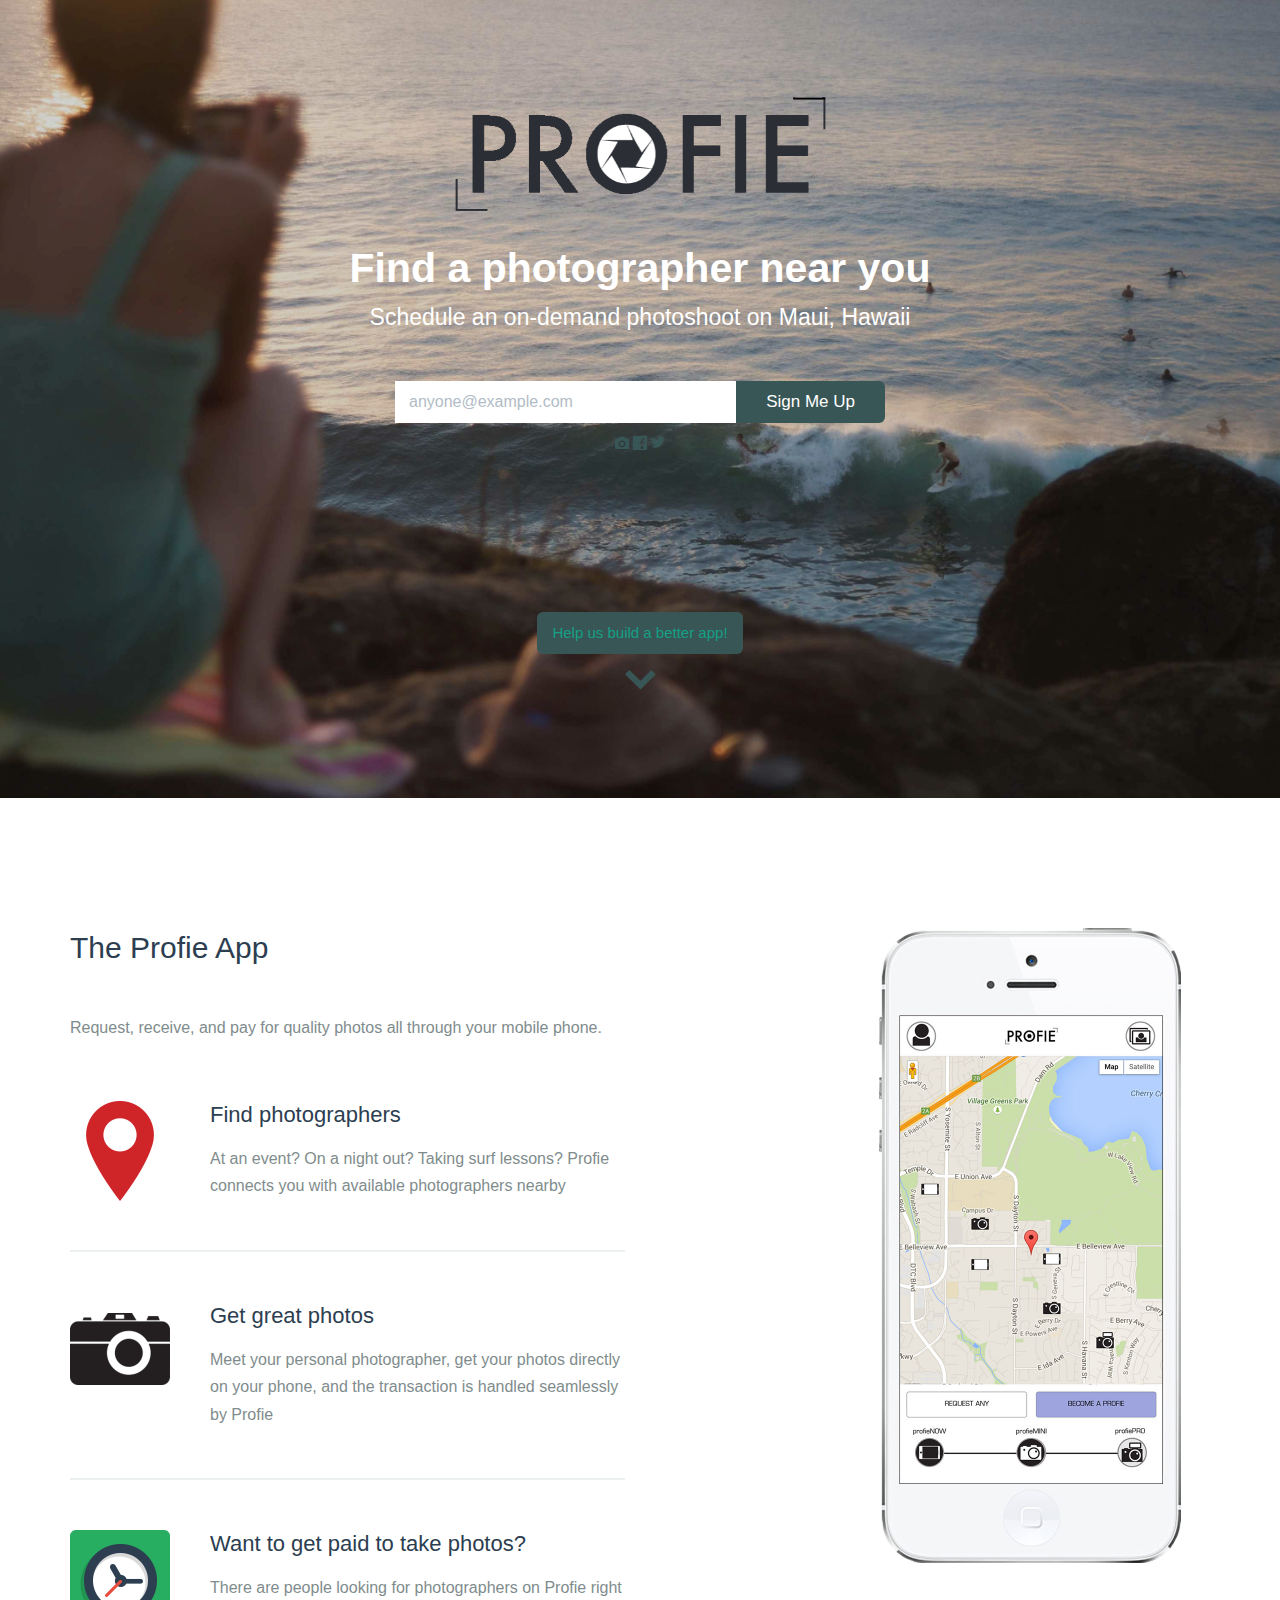
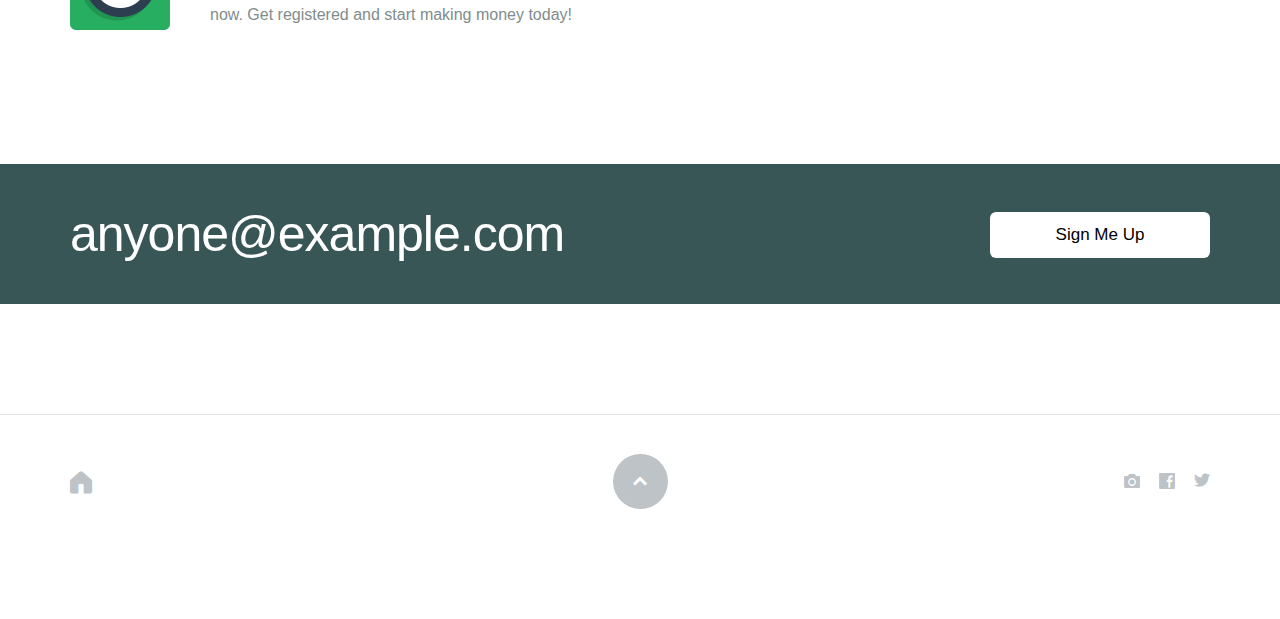
<file: index.html>
<!DOCTYPE html>
<html lang="en">
    <head>
        <meta charset="utf-8">
        <meta name="apple-mobile-web-app-capable" content="yes" />
        <meta name="viewport" content="width=device-width, initial-scale=1.0, maximum-scale=1.0, user-scalable=no" />
        <meta name="apple-mobile-web-app-status-bar-style" content="black" />
        <meta name="viewport" content="width=device-width, initial-scale=1.0">
        <meta name="viewport" content="width=device-width, initial-scale=1.0, maximum-scale=1.0, user-scalable=no" />
        <meta name="apple-mobile-web-app-status-bar-style" content="black" />
        <link rel="shortcut icon" href="static/img/favicon.ico">
        
        <link rel="stylesheet" href="startup/flat-ui/bootstrap/css/bootstrap.css">
        <link rel="stylesheet" href="startup/flat-ui/css/flat-ui.css">
        <!-- Using only with Flat-UI (free)-->
        <link rel="stylesheet" href="startup/common-files/css/icon-font.css">
        <!-- end -->
        <link rel="stylesheet" href="startup/common-files/css/animations.css">
        <link rel="stylesheet" href="static/css/style.css">
        
        <title>Profie</title>
        <script>
              (function(i,s,o,g,r,a,m){i['GoogleAnalyticsObject']=r;i[r]=i[r]||function(){
              (i[r].q=i[r].q||[]).push(arguments)},i[r].l=1*new Date();a=s.createElement(o),
              m=s.getElementsByTagName(o)[0];a.async=1;a.src=g;m.parentNode.insertBefore(a,m)
              })(window,document,'script','//www.google-analytics.com/analytics.js','ga');

              ga('create', 'UA-63066633-1', 'auto');
              ga('send', 'pageview');

        </script>
    </head>

    <body>
        <div class="page-wrapper">
            <section class="header-14-sub">
                <div class="background">&nbsp;</div>
                <div class="container">
                    <div class="row">
                        <div class="col-sm-8 col-sm-offset-2">
                            <div class="header-14" style="margin-bottom: 0px; padding-top: 0px">
                                <img src="static/img/profielogosecondtry.png" width="50%" height="50%">
                            </div>
                            <h2>Find a photographer near you</h2>
                            <p style="color: white;"><h4>Schedule an on-demand photoshoot on Maui, Hawaii</h4></p>
                            <div class="row">
                                <div id="mc_embed_signup" class="subscribe-form col-sm-8 col-sm-offset-2" style="padding-bottom: 160px;">
                                    <form action="//takemyprofie.us10.list-manage.com/subscribe/post?u=276ad00c6002ccab4ae252d16&amp;id=44415ac090" method="post" id="mc-embedded-subscribe-form" name="mc-embedded-subscribe-form" class="validate" target="_blank" novalidate>
                                      <div id="mc_embed_signup_scroll">
                                        <div class="input-group">
                                                    <div id="mce-responses" class="clear">
                                                        <div class="response" id="mce-error-response" style="display:none"></div>
                                                        <div class="response" id="mce-success-response" style="display:none"></div>
                                                    </div>    <!-- real people should not fill this in and expect good things - do not remove this or risk form bot signups-->
                                                    <div style="position: absolute; left: -5000px;"><input type="text" name="b_276ad00c6002ccab4ae252d16_44415ac090" tabindex="-1" value=""></div>
                                            <input type="text" name="EMAIL" class="form-control required email" placeholder="anyone@example.com" id="mce-EMAIL">
                                            <span class="input-group-btn">
                                                <div class="clear"><input style="background-color: #385656;" type="submit" value="Sign Me Up" name="subscribe" id="mc-embedded-subscribe" class="button btn btn-primary"></div>
                                            </span>
                                          </div>
                                        </div>
                                    </form>
                                    <div class="social-btns">
                                        <a href="https://www.instagram.com/take.my.profie" target="_blank">
                                          <div style="color: #385656;" class="fui-photo"></div>
                                      </a>
                                        <a href="https://www.facebook.com/take.my.profie" target="_blank">
                                            <div style="color: #385656;" class="fui-facebook"></div>
                                        </a>
                                        <a href="https://www.twitter.com/takemyprofie" target="_blank">
                                            <div style="color: #385656;" class="fui-twitter"></div>
                                        </a>
                                    </div>
                                </div>
                                
                            </div>
                                <button class="btn btn-primary" style="background-color: #385656;" ><a href="surveys.html">Help us build a better app!</a></button>
                            <div class="row">
                            
                                    
                                </span>
                                <span class="scroll-btn" style="font-size: 250%;"><a href="#" style="color: #385656;" class="fui-arrow-down"> </a></span>
                            </div>
                        </div>
                    </div>
                </div>
            </section>
            <section class="content-10">
                <div class="container">
                    <div class="row">
                        <div class="col-sm-6">
                            <h3>The Profie App</h3>

                            <p>Request, receive, and pay for quality photos all through your mobile phone.</p>

                            <div class="features">
                                <div class="box">
                                    <img src="static/img/location-icon(red).png" width="100" height="100" alt="">
                                    <h6>Find photographers</h6>

                                    <p>At an event? On a night out? Taking surf lessons? Profie connects you with available photographers nearby</p>
                                </div>
                                <div class="box">
                                    <img src="static/img/camera-icon-hi.png" width="100" height="100" alt="">
                                    <h6>Get great photos</h6>

                                    <p>Meet your personal photographer, get your photos directly on your phone, and the transaction is handled seamlessly by Profie </p>
                                </div>
                                <div class="box">
                                    <img src="startup/common-files/icons/time@2x.png" width="100" height="100" alt="">
                                    <h6>Want to get paid to take photos?</h6>

                                    <p>There are people looking for photographers on Profie right now. Get registered and start making money today!</p>
                                </div>
                            </div>
                        </div>
                        <div class="col-sm-4 col-sm-offset-2 text-center">
                            <div id="c-10_myCarousel" class="carousel slide">
                                <div class="carousel-inner">
                                    <div class="item active">
                                        <img src="static/img/iphone.png" width="302" height="635" alt="">
                                    </div>
                                </div>
                            </div>
                        </div>
                    </div>
                </div>
            </section>
            <section style="background-color: #385656;" class="content-13 subscribe-form">
                <div class="container">
                    <div class="row">
                      <div id="mc_embed_signup2" class="subscribe-form">
                            <form style="background-color: #385656;" action="//takemyprofie.us10.list-manage.com/subscribe/post?u=276ad00c6002ccab4ae252d16&amp;id=44415ac090" method="post" id="mc-embedded-subscribe-form2" name="mc-embedded-subscribe-form" class="validate" target="_blank" novalidate>
                                            <div id="mce-responses2" class="clear">
                                                <div class="response" id="mce-error-response2" style="display:none"></div>
                                                <div class="response" id="mce-success-response2" style="display:none"></div>
                                            </div>    <!-- real people should not fill this in and expect good things - do not remove this or risk form bot signups-->
                                            <div style="position: absolute; left: -5000px;"><input type="text" name="b_276ad00c6002ccab4ae252d16_44415ac090" tabindex="-1" value=""></div>
                                    <div class="col-sm-8">
                                      <input type="text" name="EMAIL" class="form-control required email" placeholder="anyone@example.com" id="mce-EMAIL2">
                                    </div><div class="col-sm-4">
                                        <div class="clear"><input type="submit" value="Sign Me Up" name="subscribe" id="mc-embedded-subscribe2" class="button btn btn-large btn-primary" style="background-color: #ffffff; color: black;"></div></div>
                            </form>
                        </div>
                    </div>
                </div>
            </section>
            <footer class="footer-7 ">
                <div class="container">
                    <a href="#"><span class="fui-home"> </span></a>
                    <nav>
                        <ul>
                            <li class="scroll-btn"><a href="#" class="scroll-top fui-arrow-up"> </a></li>
                        </ul>
                    </nav>
                    <div class="social-btns">
                        <a href="https://www.instagram.com/take.my.profie" target="_blank">
                            <div class="fui-photo"></div>
                            <div class="fui-photo"></div>
                        </a>
                        <a href="https://www.facebook.com/take.my.profie" target="_blank">
                            <div class="fui-facebook"></div>
                            <div class="fui-facebook"></div>
                        </a>
                        <a href="https://www.twitter.com/takemyprofie" target="_blank">
                            <div class="fui-twitter"></div>
                            <div class="fui-twitter"></div>
                        </a>
                    </div>
                </div>
            </footer>            <!-- Placed at the end of the document so the pages load faster -->
            <script src="startup/common-files/js/jquery-1.10.2.min.js"></script>
            <script src="startup/common-files/js/jquery.bxslider.min.js"></script>
            <script src="startup/common-files/js/jquery.scrollTo-1.4.3.1-min.js"></script>
            <script src="startup/common-files/js/jquery.sharrre.min.js"></script>
            <script src="startup/flat-ui/js/bootstrap.min.js"></script>
            <script src="startup/common-files/js/masonry.pkgd.min.js"></script>
            <script src="startup/common-files/js/modernizr.custom.js"></script>
            <script src="startup/common-files/js/page-transitions.js"></script>
            <script src="startup/common-files/js/easing.min.js"></script>
            <script src="startup/common-files/js/jquery.svg.js"></script>
            <script src="startup/common-files/js/jquery.svganim.js"></script>
            <script src="startup/common-files/js/jquery.backgroundvideo.min.js"></script>
            <script src="startup/common-files/js/froogaloop.min.js"></script>
            <script src="startup/common-files/js/startup-kit.js"></script>
        </div>
    </body>
</html>
</file>
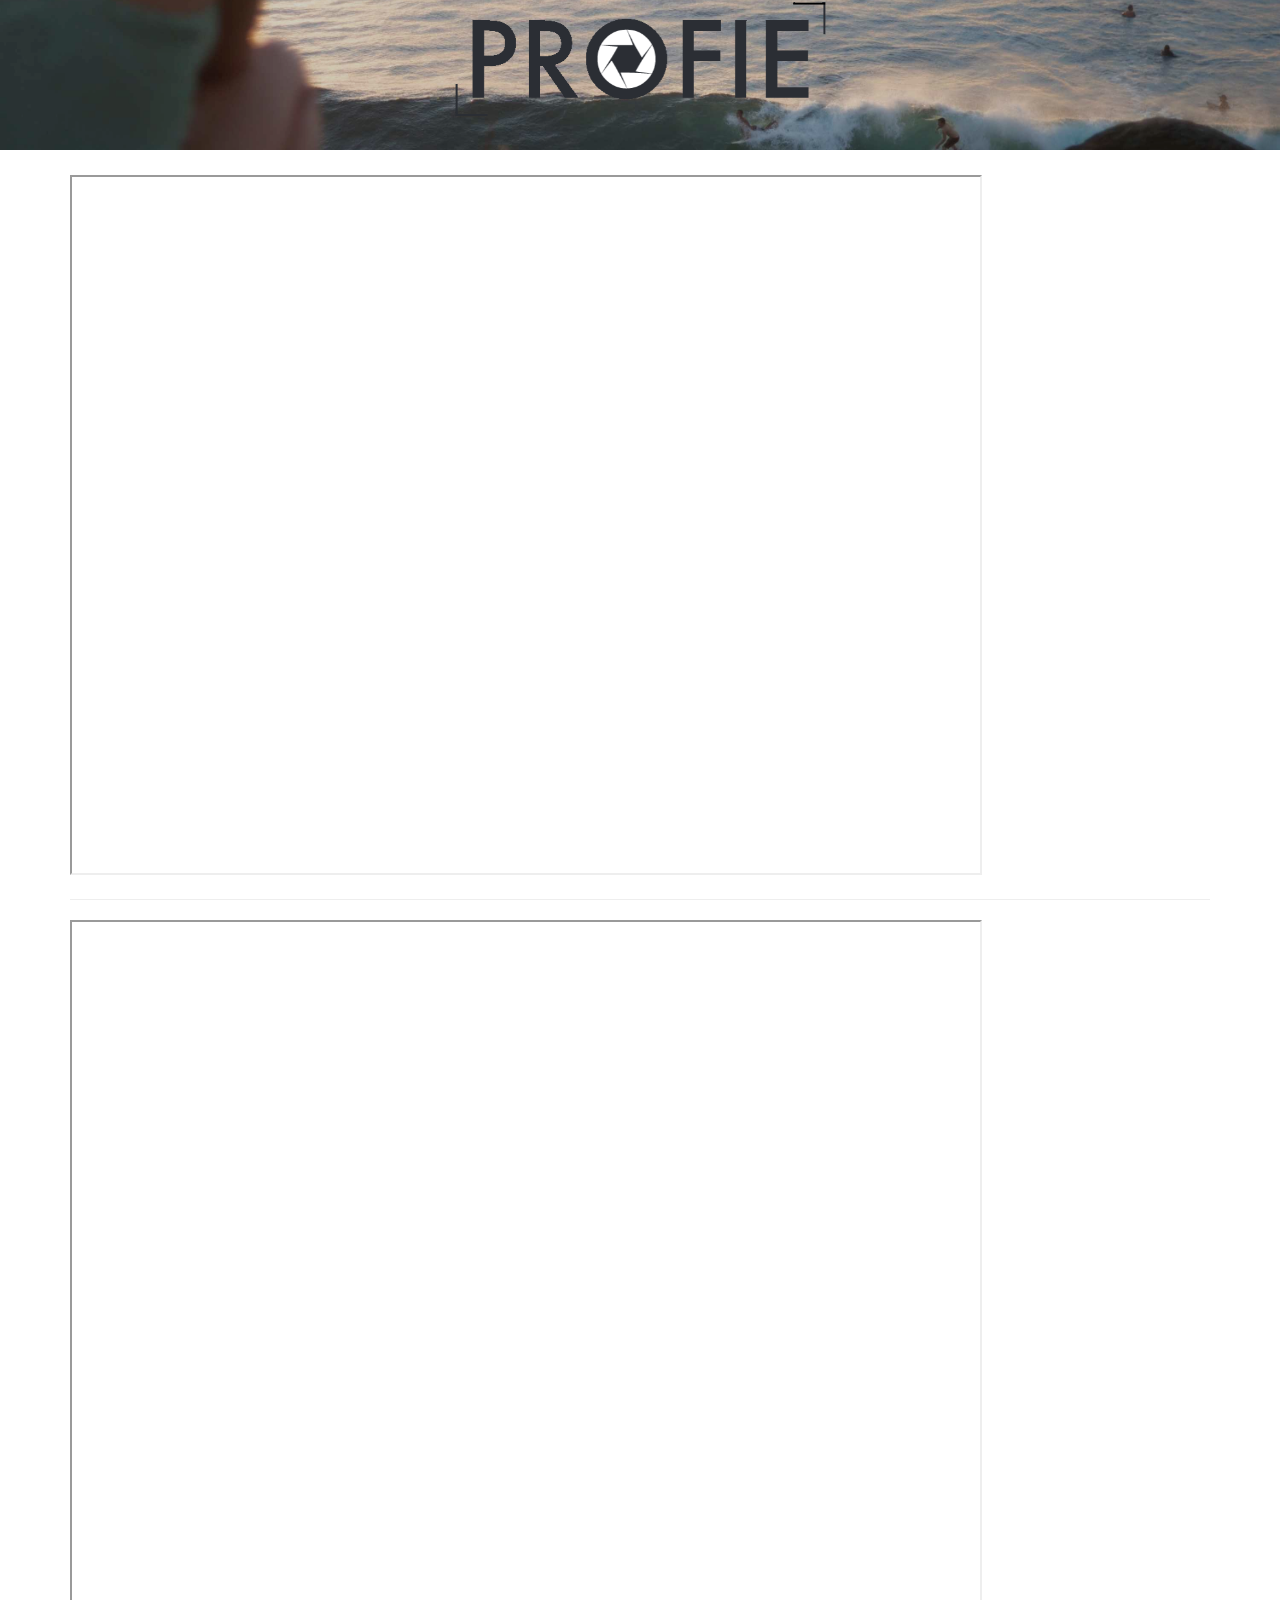
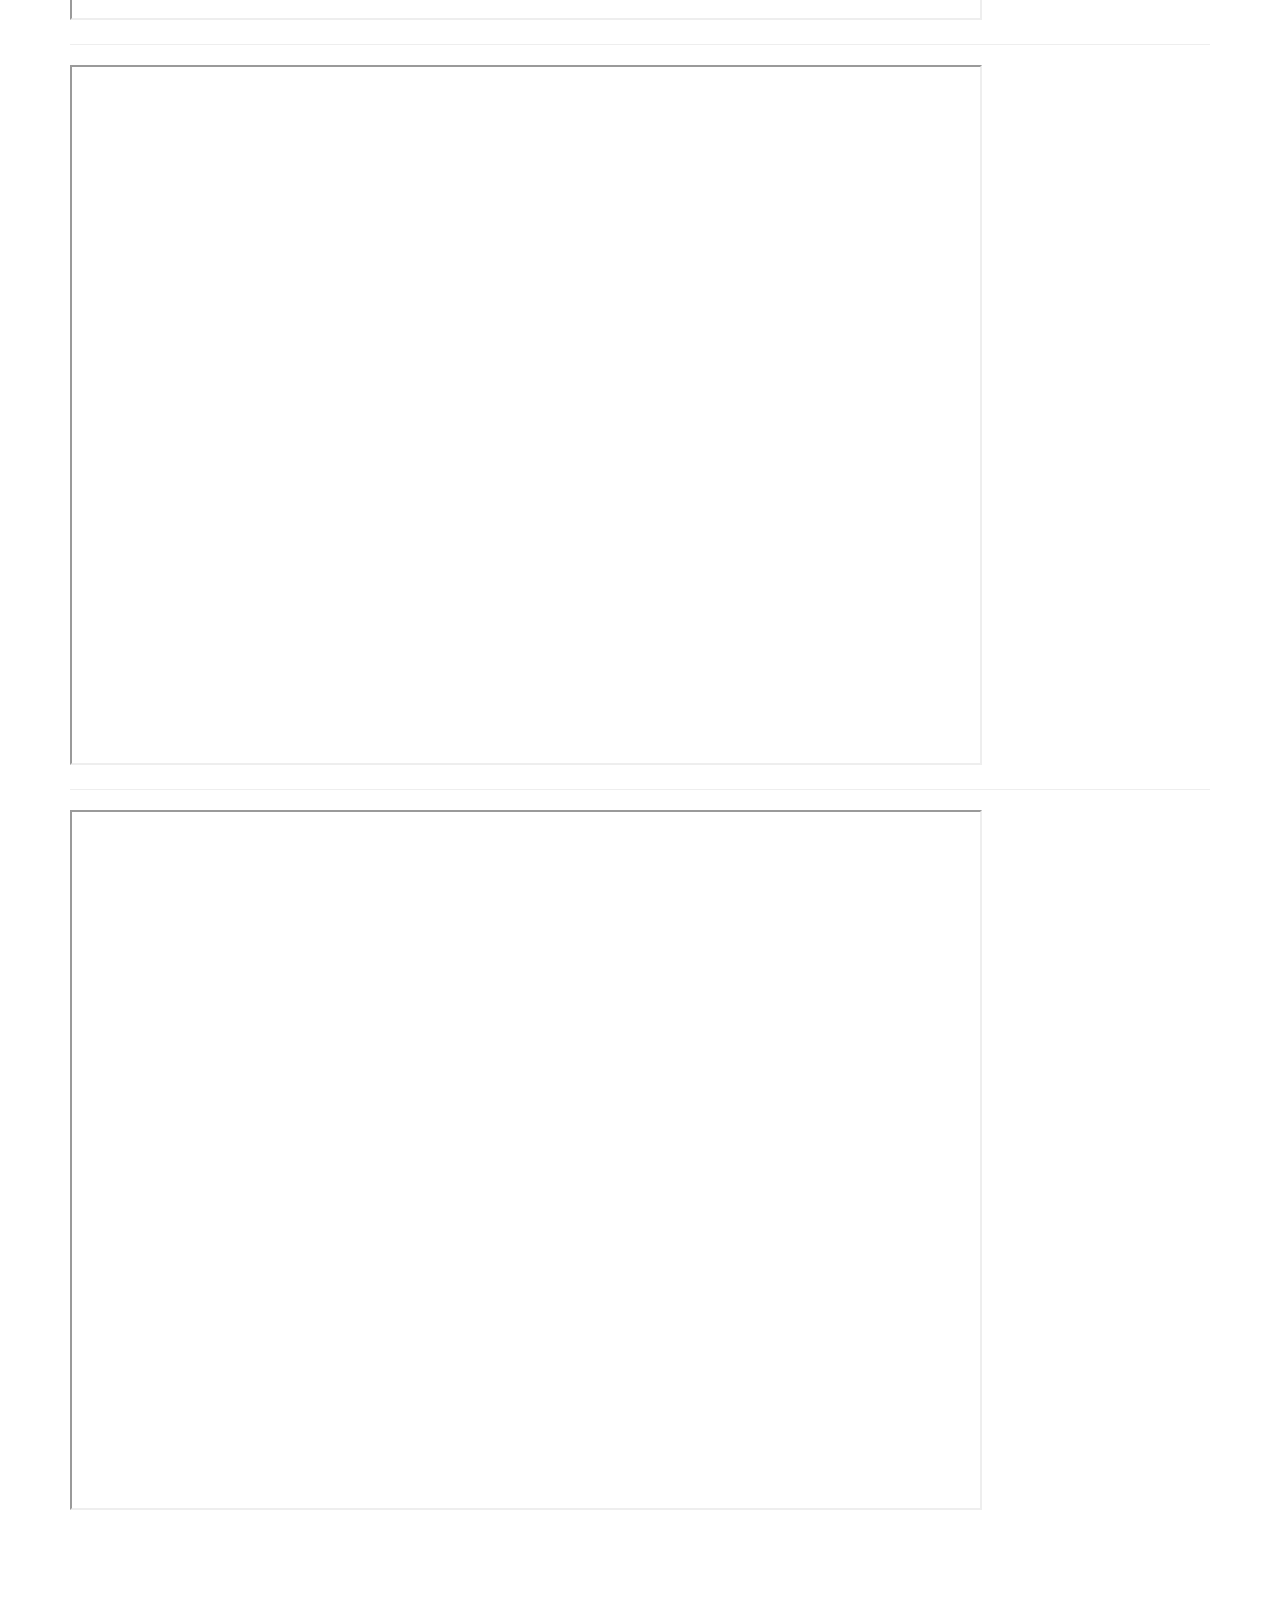
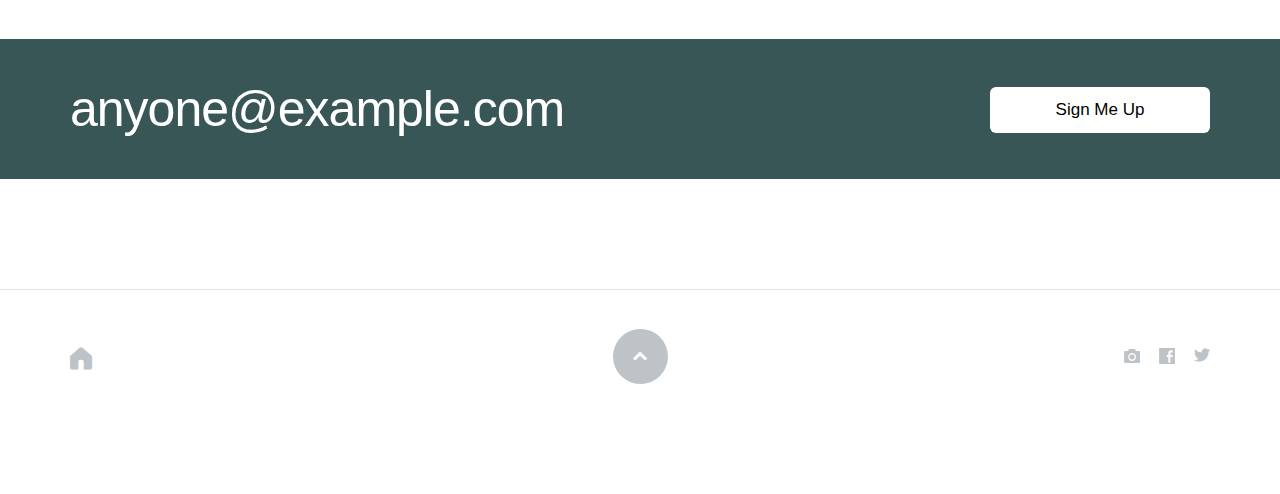
<file: surveys.html>
<!DOCTYPE html>
<html lang="en">
    <head>
        <meta charset="utf-8">
        <meta name="apple-mobile-web-app-capable" content="yes" />
        <meta name="viewport" content="width=device-width, initial-scale=1.0, maximum-scale=1.0, user-scalable=no" />
        <meta name="apple-mobile-web-app-status-bar-style" content="black" />
        <meta name="viewport" content="width=device-width, initial-scale=1.0">
        <meta name="viewport" content="width=device-width, initial-scale=1.0, maximum-scale=1.0, user-scalable=no" />
        <meta name="apple-mobile-web-app-status-bar-style" content="black" />
        <link rel="shortcut icon" href="static/img/favicon.ico">
        
        <link rel="stylesheet" href="startup/flat-ui/bootstrap/css/bootstrap.css">
        <link rel="stylesheet" href="startup/flat-ui/css/flat-ui.css">
        <!-- Using only with Flat-UI (free)-->
        <link rel="stylesheet" href="startup/common-files/css/icon-font.css">
        <!-- end -->
        <link rel="stylesheet" href="startup/common-files/css/animations.css">
        <link rel="stylesheet" href="static/css/style.css">
        
        <title>Profie Surveys</title>
        <script>
              (function(i,s,o,g,r,a,m){i['GoogleAnalyticsObject']=r;i[r]=i[r]||function(){
              (i[r].q=i[r].q||[]).push(arguments)},i[r].l=1*new Date();a=s.createElement(o),
              m=s.getElementsByTagName(o)[0];a.async=1;a.src=g;m.parentNode.insertBefore(a,m)
              })(window,document,'script','//www.google-analytics.com/analytics.js','ga');

              ga('create', 'UA-63066633-1', 'auto');
              ga('send', 'pageview');

        </script>
    </head>

    <body>
        <div class="page-wrapper">
            <section class="header-14-sub" style="height: 150px; padding-bottom: 0px; padding-top: 0px">
                <div class="background" style="height: 150px ">&nbsp;</div>
                <div class="container">
                    <div class="row">
                        <div class="col-sm-8 col-sm-offset-2">
                            <div class="header-14" style="margin-bottom: 0px; padding-top: 0px">
                                <img src="static/img/profielogosecondtry.png" width="50%" height="50%">
                            </div>
                        </div>
                    </div>
                </div>
            </section>
            <section class="content-10" style="padding-top: 25px">
                <div class="container">
                    <!-- This is the survey monkey users part 1 survey -->
                    <iframe src="https://www.surveymonkey.com/r/GCBQZJD" style="width: 80%; height: 700px"></iframe>
                    <hr>
                    <!-- This is the survey monkey users part 2 survey -->
                    <iframe src="https://www.surveymonkey.com/r/GWTY999" style="width: 80%; height: 700px"></iframe>
                    <hr>
                    <!-- This is the survey monkey photographers part 1 survey -->
                    <iframe src="https://www.surveymonkey.com/r/GHNLTSF" style="width: 80%; height: 700px"></iframe>
                    <hr>
                    <!-- This is the survey monkey photographers part 2 survey -->
                    <iframe src="https://www.surveymonkey.com/r/GHBLJ9R" style="width: 80%; height: 700px"></iframe>
                </div>
            </section>
            <section style="background-color: #385656;" class="content-13 subscribe-form">
                <div class="container">
                    <div class="row">
                      <div id="mc_embed_signup2" class="subscribe-form">
                            <form style="background-color: #385656;" action="//takemyprofie.us10.list-manage.com/subscribe/post?u=276ad00c6002ccab4ae252d16&amp;id=44415ac090" method="post" id="mc-embedded-subscribe-form2" name="mc-embedded-subscribe-form" class="validate" target="_blank" novalidate>
                                            <div id="mce-responses2" class="clear">
                                                <div class="response" id="mce-error-response2" style="display:none"></div>
                                                <div class="response" id="mce-success-response2" style="display:none"></div>
                                            </div>    <!-- real people should not fill this in and expect good things - do not remove this or risk form bot signups-->
                                            <div style="position: absolute; left: -5000px;"><input type="text" name="b_276ad00c6002ccab4ae252d16_44415ac090" tabindex="-1" value=""></div>
                                    <div class="col-sm-8">
                                      <input type="text" name="EMAIL" class="form-control required email" placeholder="anyone@example.com" id="mce-EMAIL2">
                                    </div><div class="col-sm-4">
                                        <div class="clear"><input type="submit" value="Sign Me Up" name="subscribe" id="mc-embedded-subscribe2" class="button btn btn-large btn-primary" style="background-color: #ffffff; color: black;"></div></div>
                            </form>
                        </div>
                    </div>
                </div>
            </section>
            <footer class="footer-7 ">
                <div class="container">
                    <a href="/"><span class="fui-home"> </span></a>
                    <nav>
                        <ul>
                            <li class="scroll-btn"><a href="#" class="scroll-top fui-arrow-up"> </a></li>
                        </ul>
                    </nav>
                    <div class="social-btns">
                        <a href="https://www.instagram.com/take.my.profie" target="_blank">
                            <div class="fui-photo"></div>
                            <div class="fui-photo"></div>
                        </a>
                        <a href="https://www.facebook.com/take.my.profie" target="_blank">
                            <div class="fui-facebook"></div>
                            <div class="fui-facebook"></div>
                        </a>
                        <a href="https://www.twitter.com/takemyprofie" target="_blank">
                            <div class="fui-twitter"></div>
                            <div class="fui-twitter"></div>
                        </a>
                    </div>
                </div>
            </footer>            <!-- Placed at the end of the document so the pages load faster -->
            <script src="startup/common-files/js/jquery-1.10.2.min.js"></script>
            <script src="startup/common-files/js/jquery.bxslider.min.js"></script>
            <script src="startup/common-files/js/jquery.scrollTo-1.4.3.1-min.js"></script>
            <script src="startup/common-files/js/jquery.sharrre.min.js"></script>
            <script src="startup/flat-ui/js/bootstrap.min.js"></script>
            <script src="startup/common-files/js/masonry.pkgd.min.js"></script>
            <script src="startup/common-files/js/modernizr.custom.js"></script>
            <script src="startup/common-files/js/page-transitions.js"></script>
            <script src="startup/common-files/js/easing.min.js"></script>
            <script src="startup/common-files/js/jquery.svg.js"></script>
            <script src="startup/common-files/js/jquery.svganim.js"></script>
            <script src="startup/common-files/js/jquery.backgroundvideo.min.js"></script>
            <script src="startup/common-files/js/froogaloop.min.js"></script>
            <script src="startup/common-files/js/startup-kit.js"></script>
        </div>
    </body>
</html>
</file>
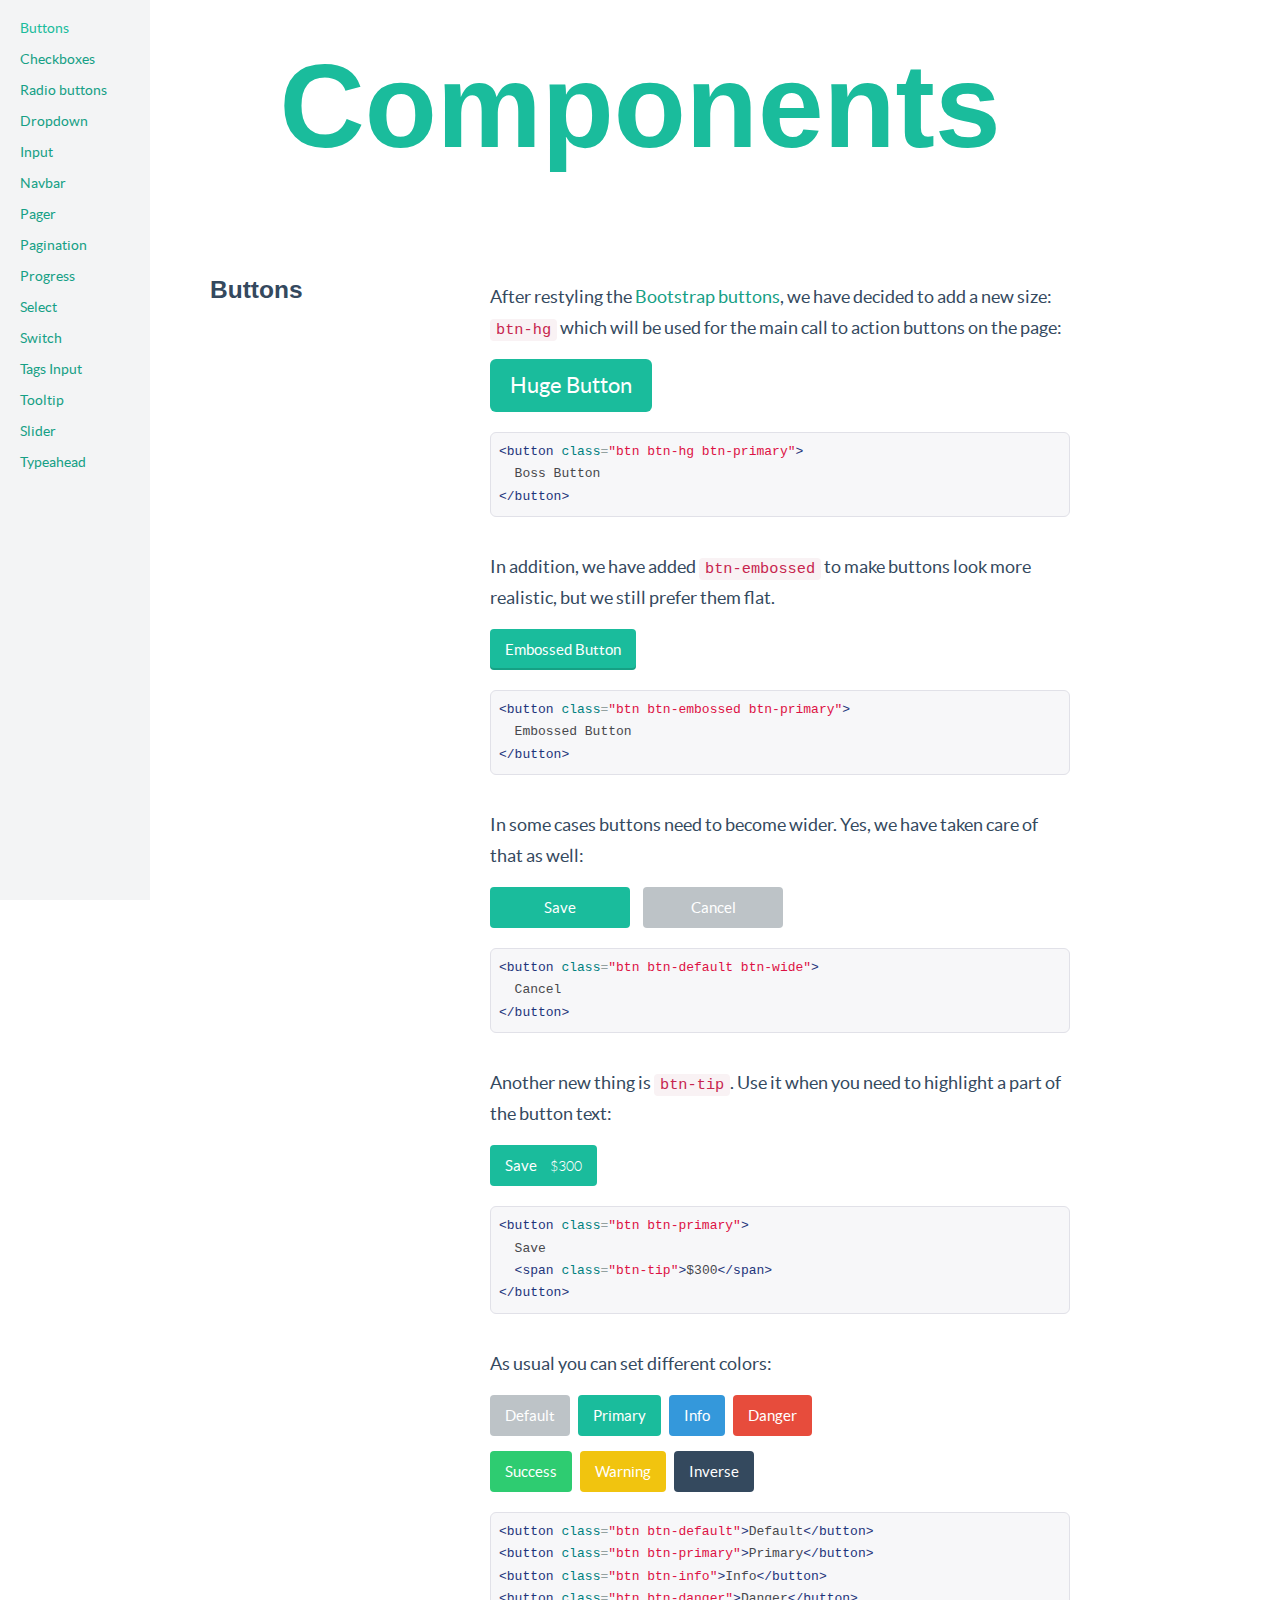
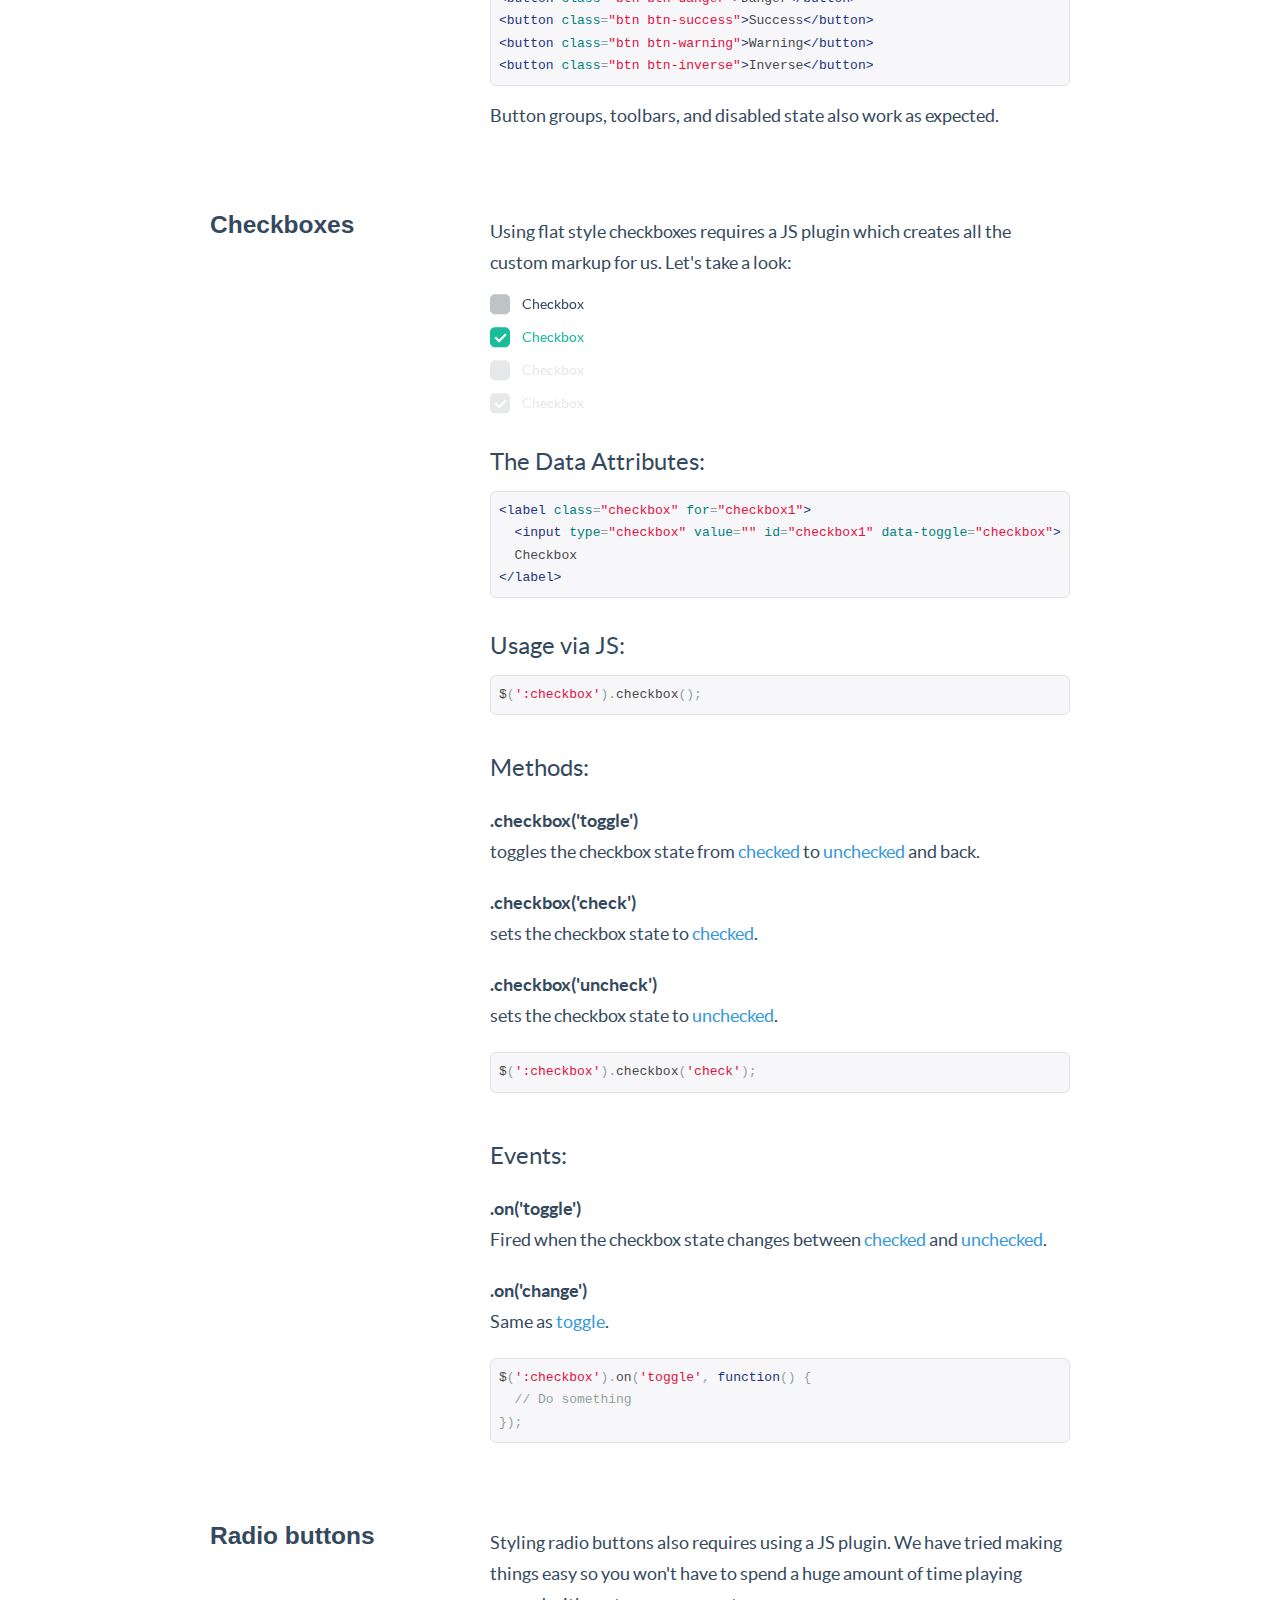
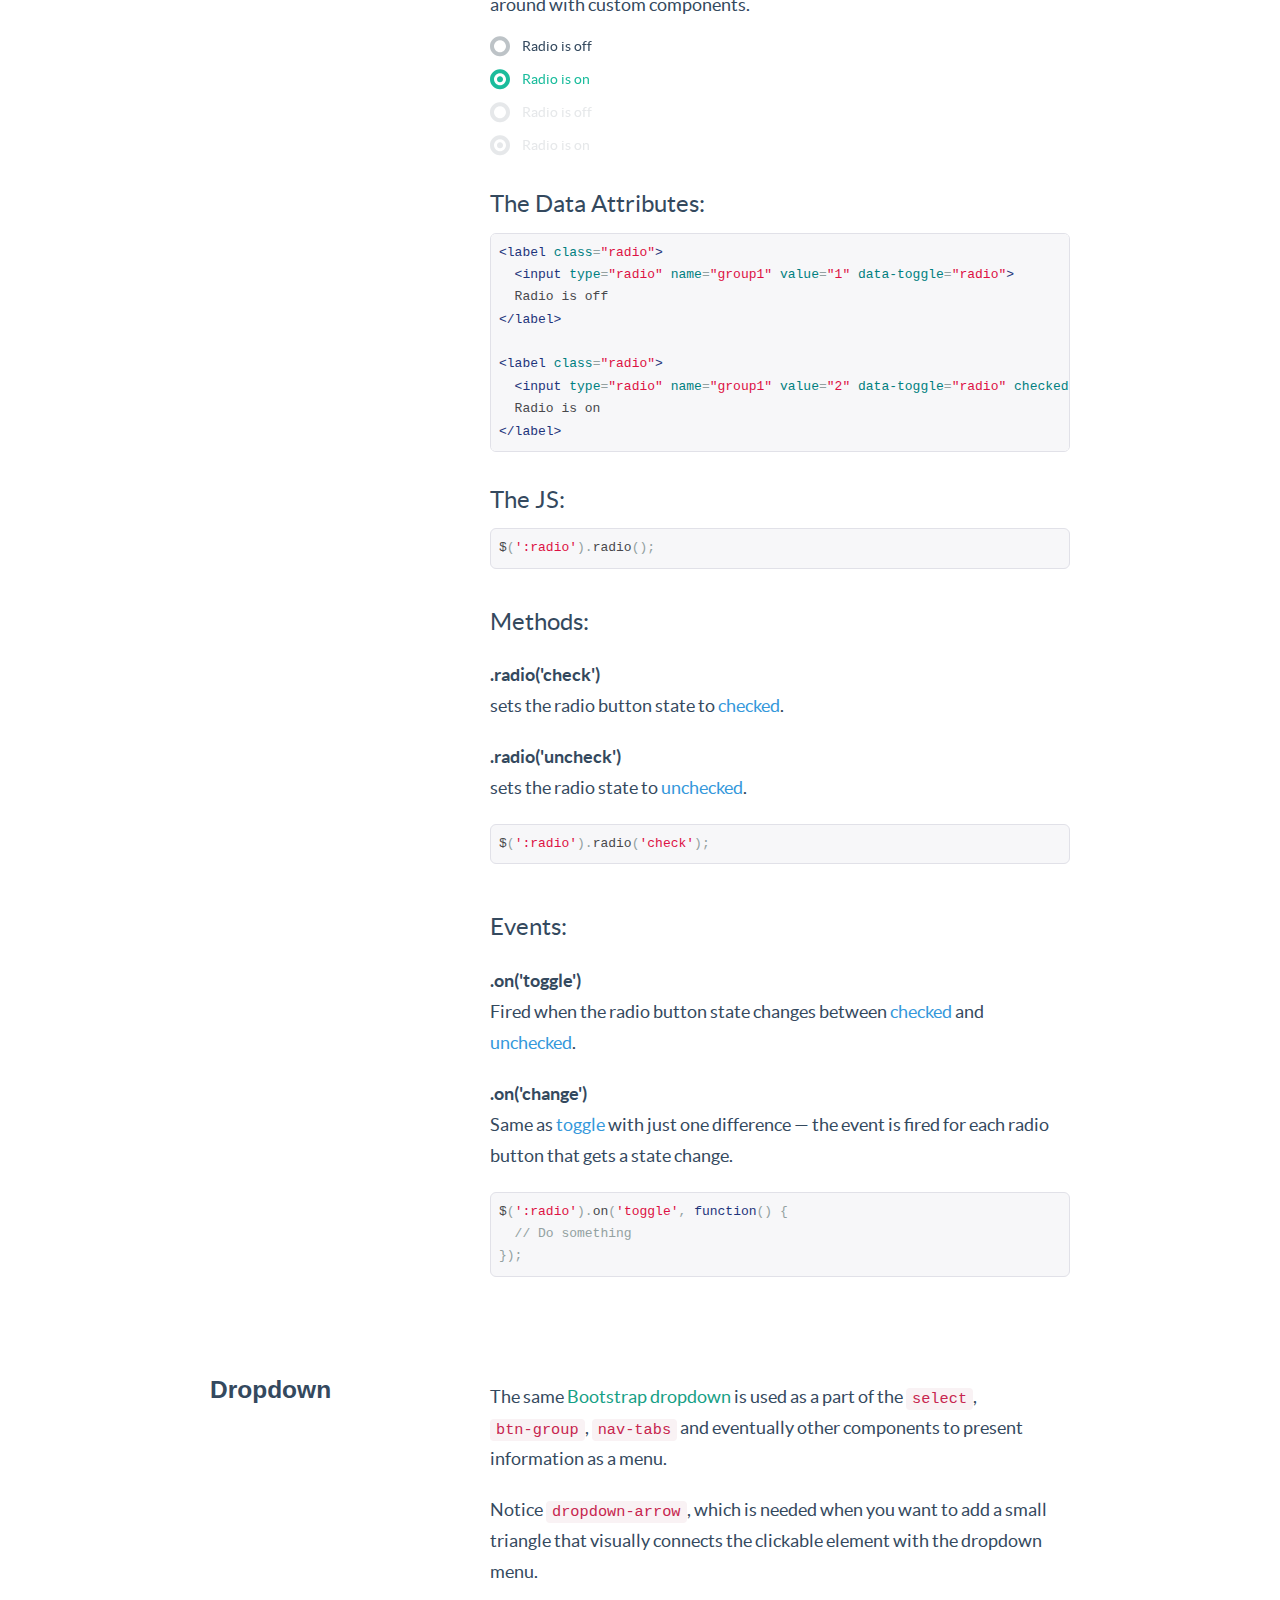
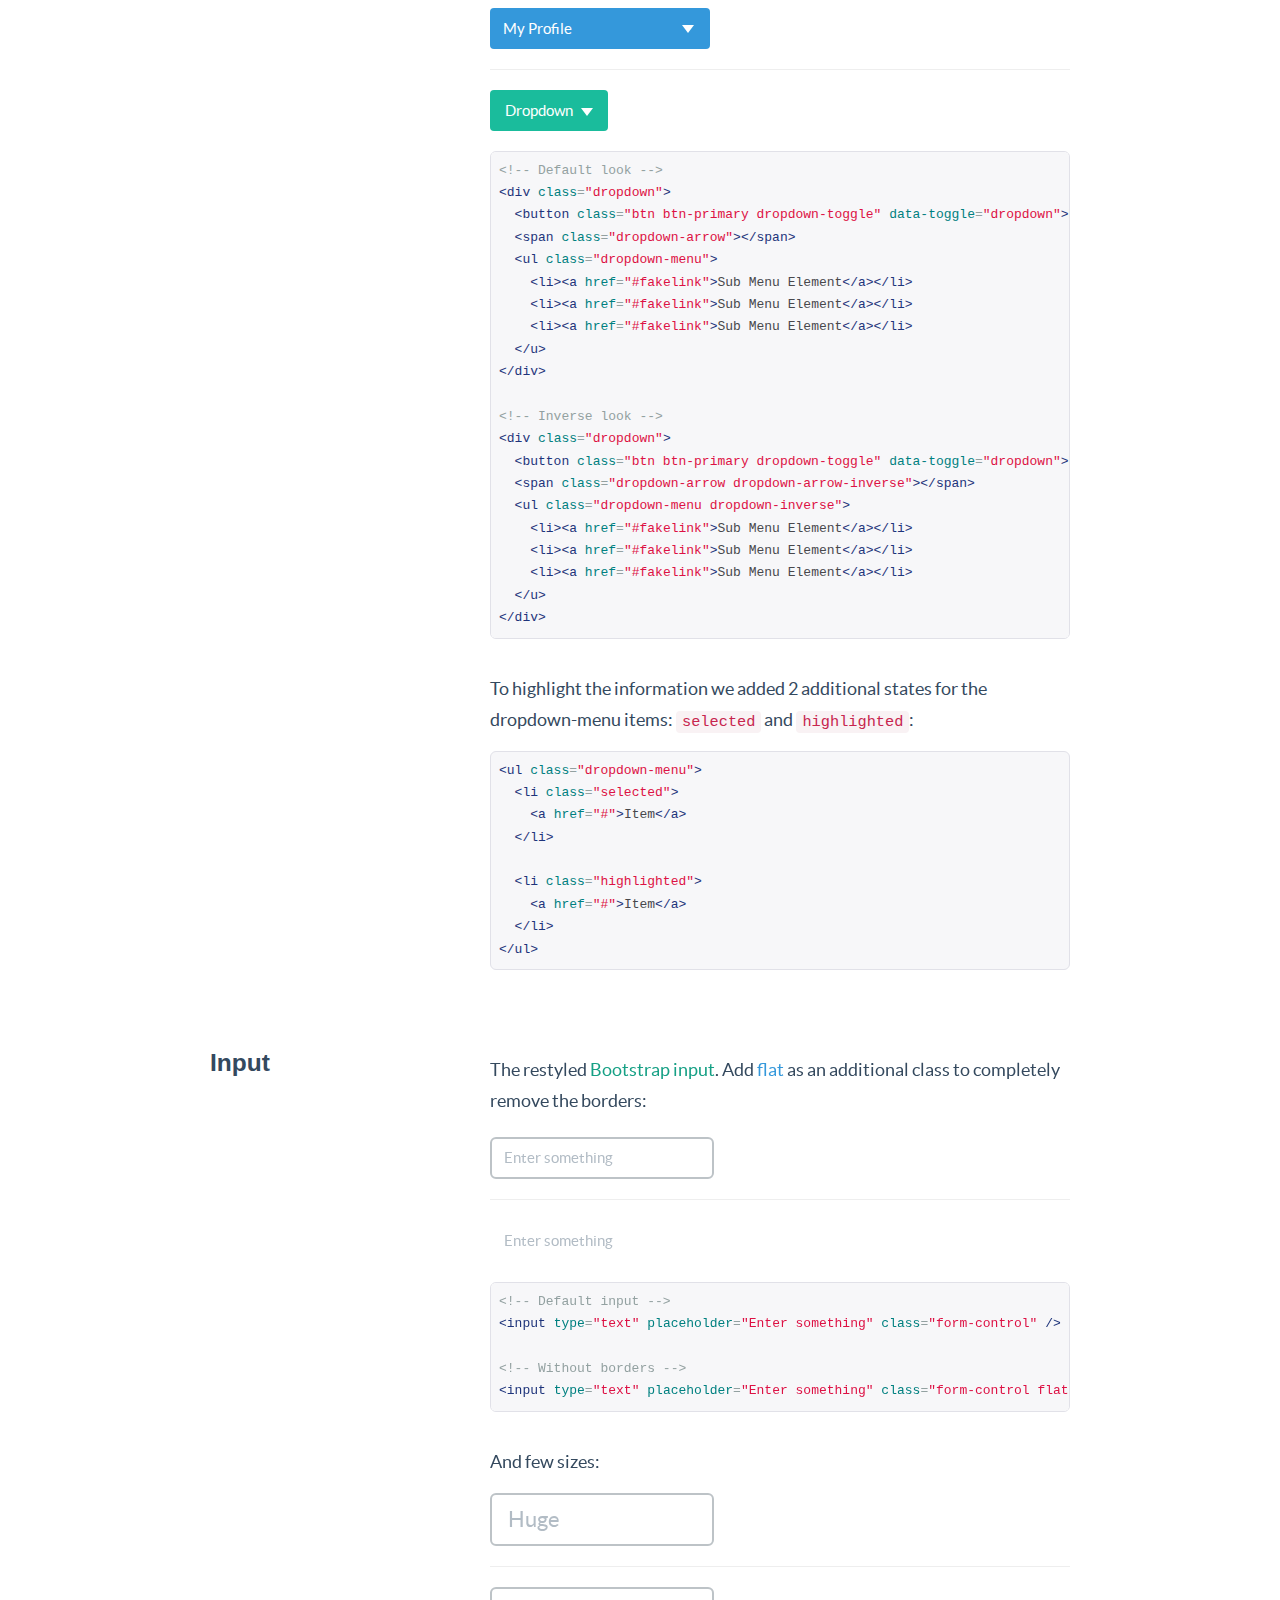
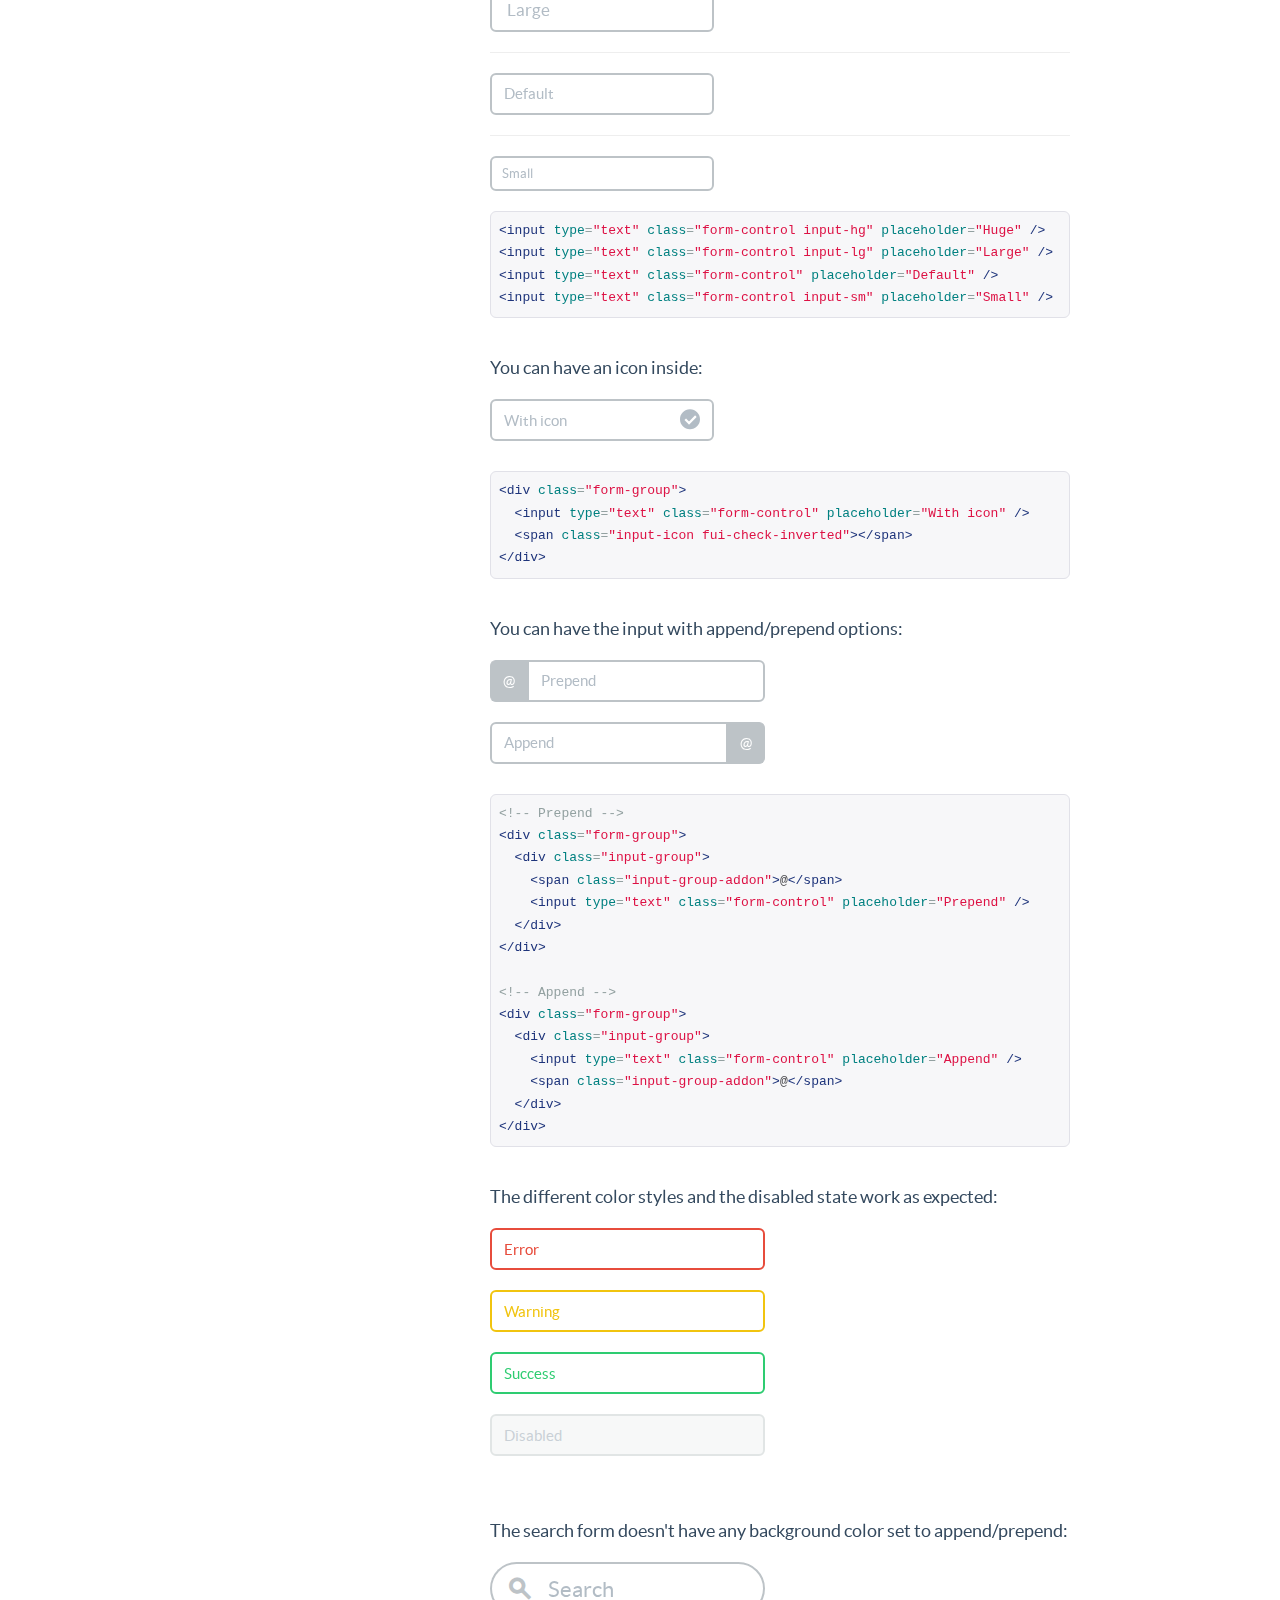
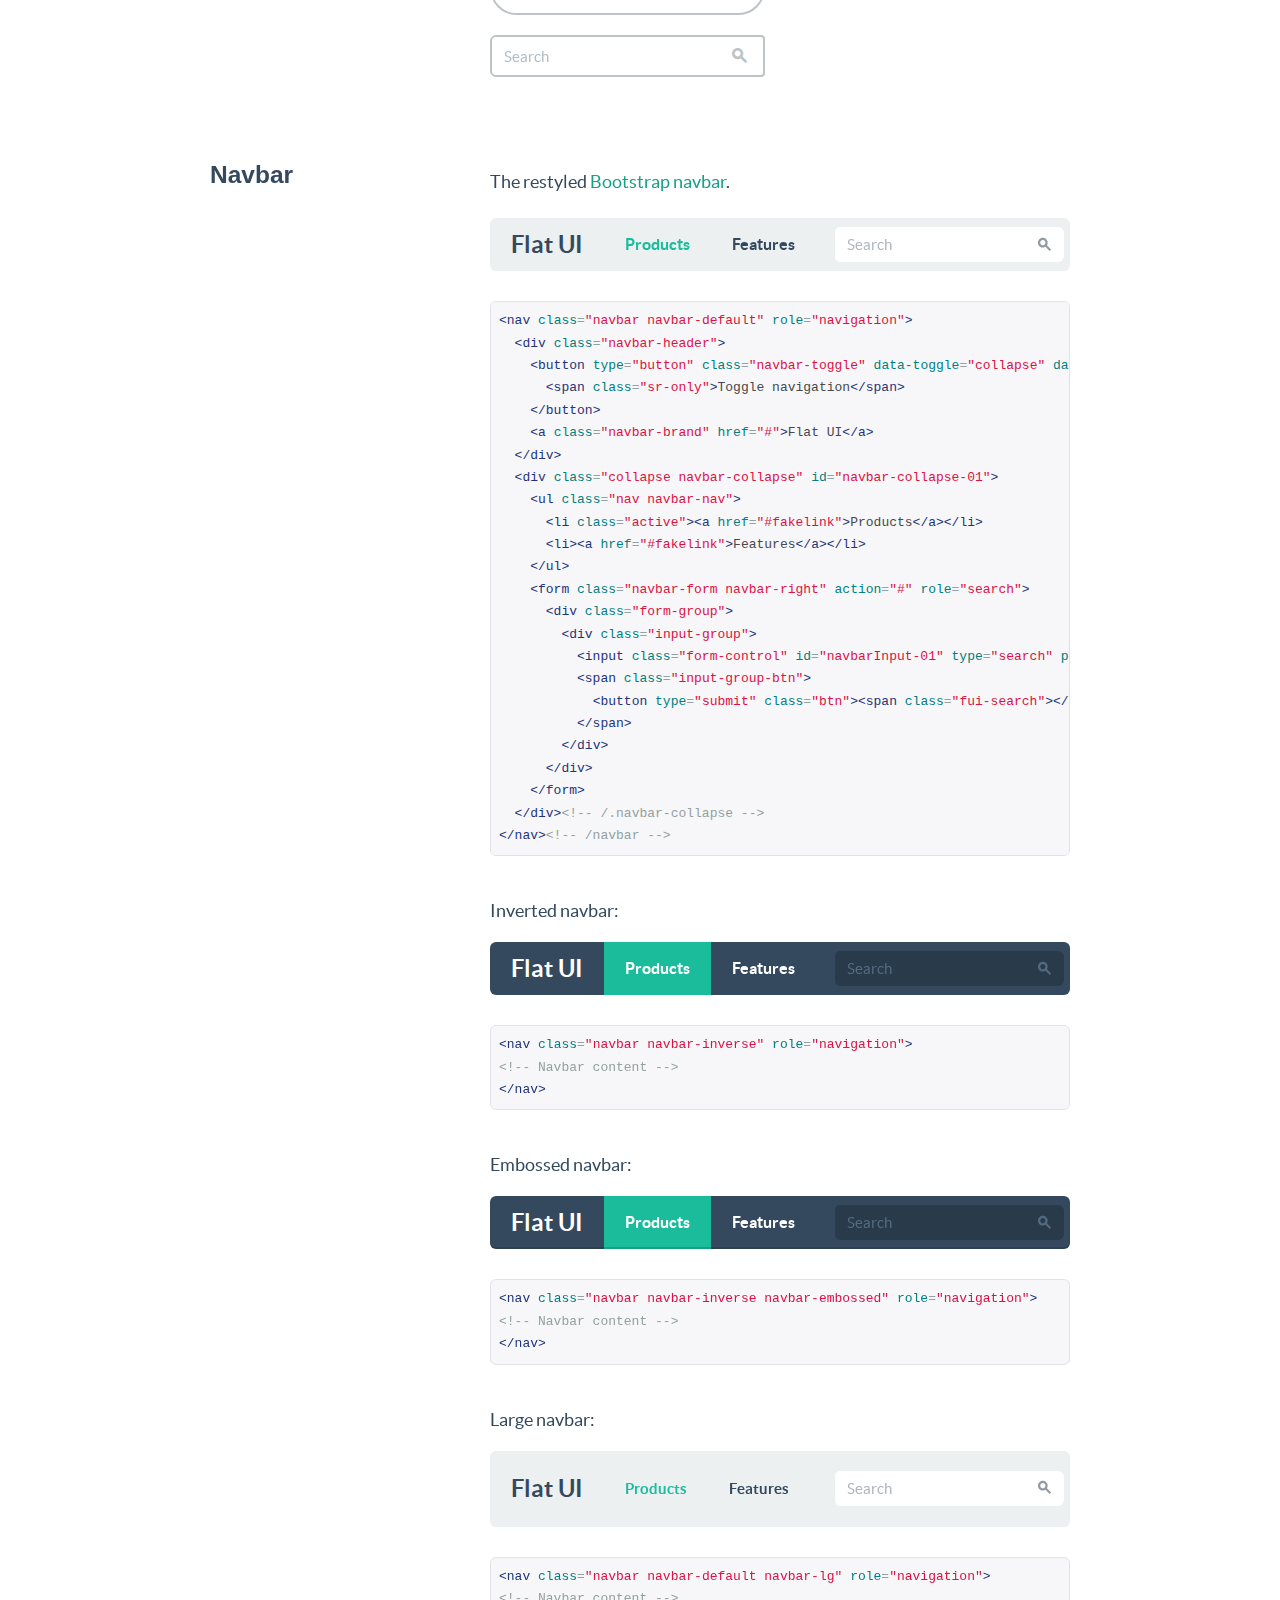
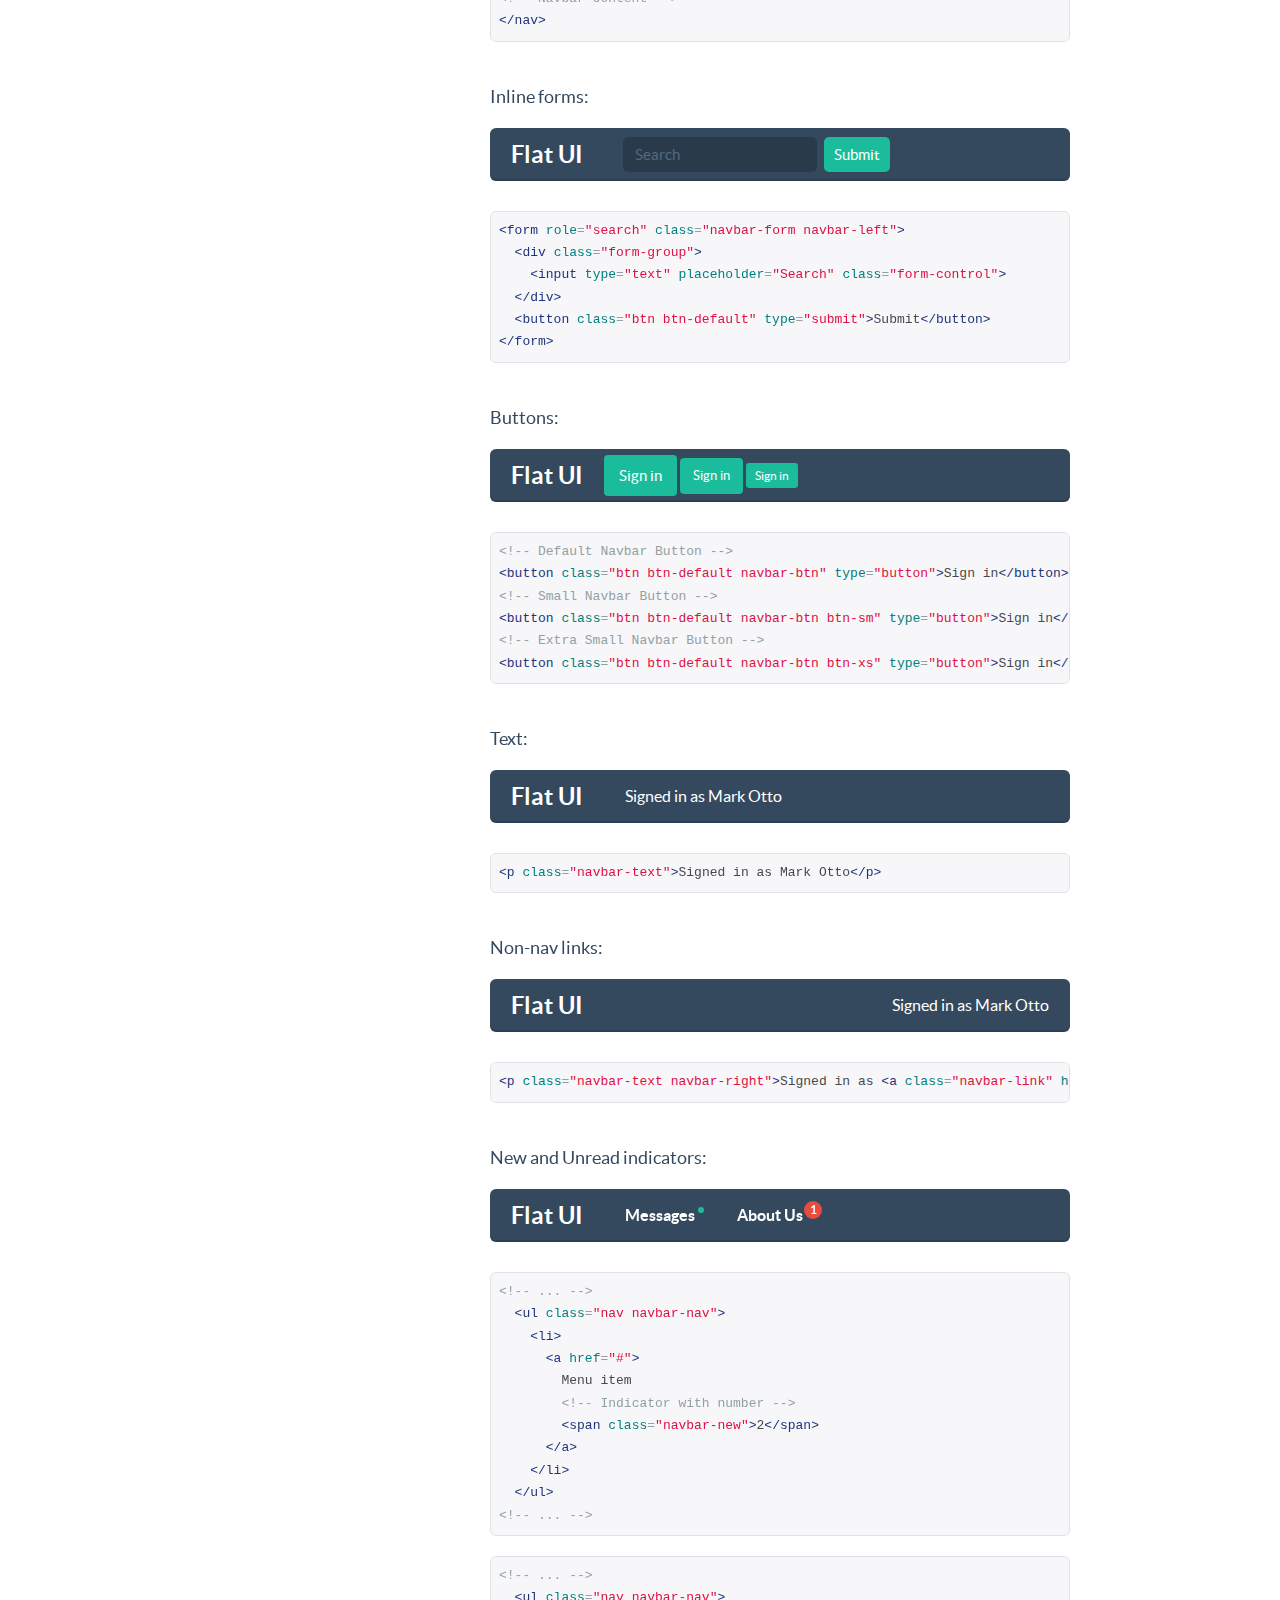
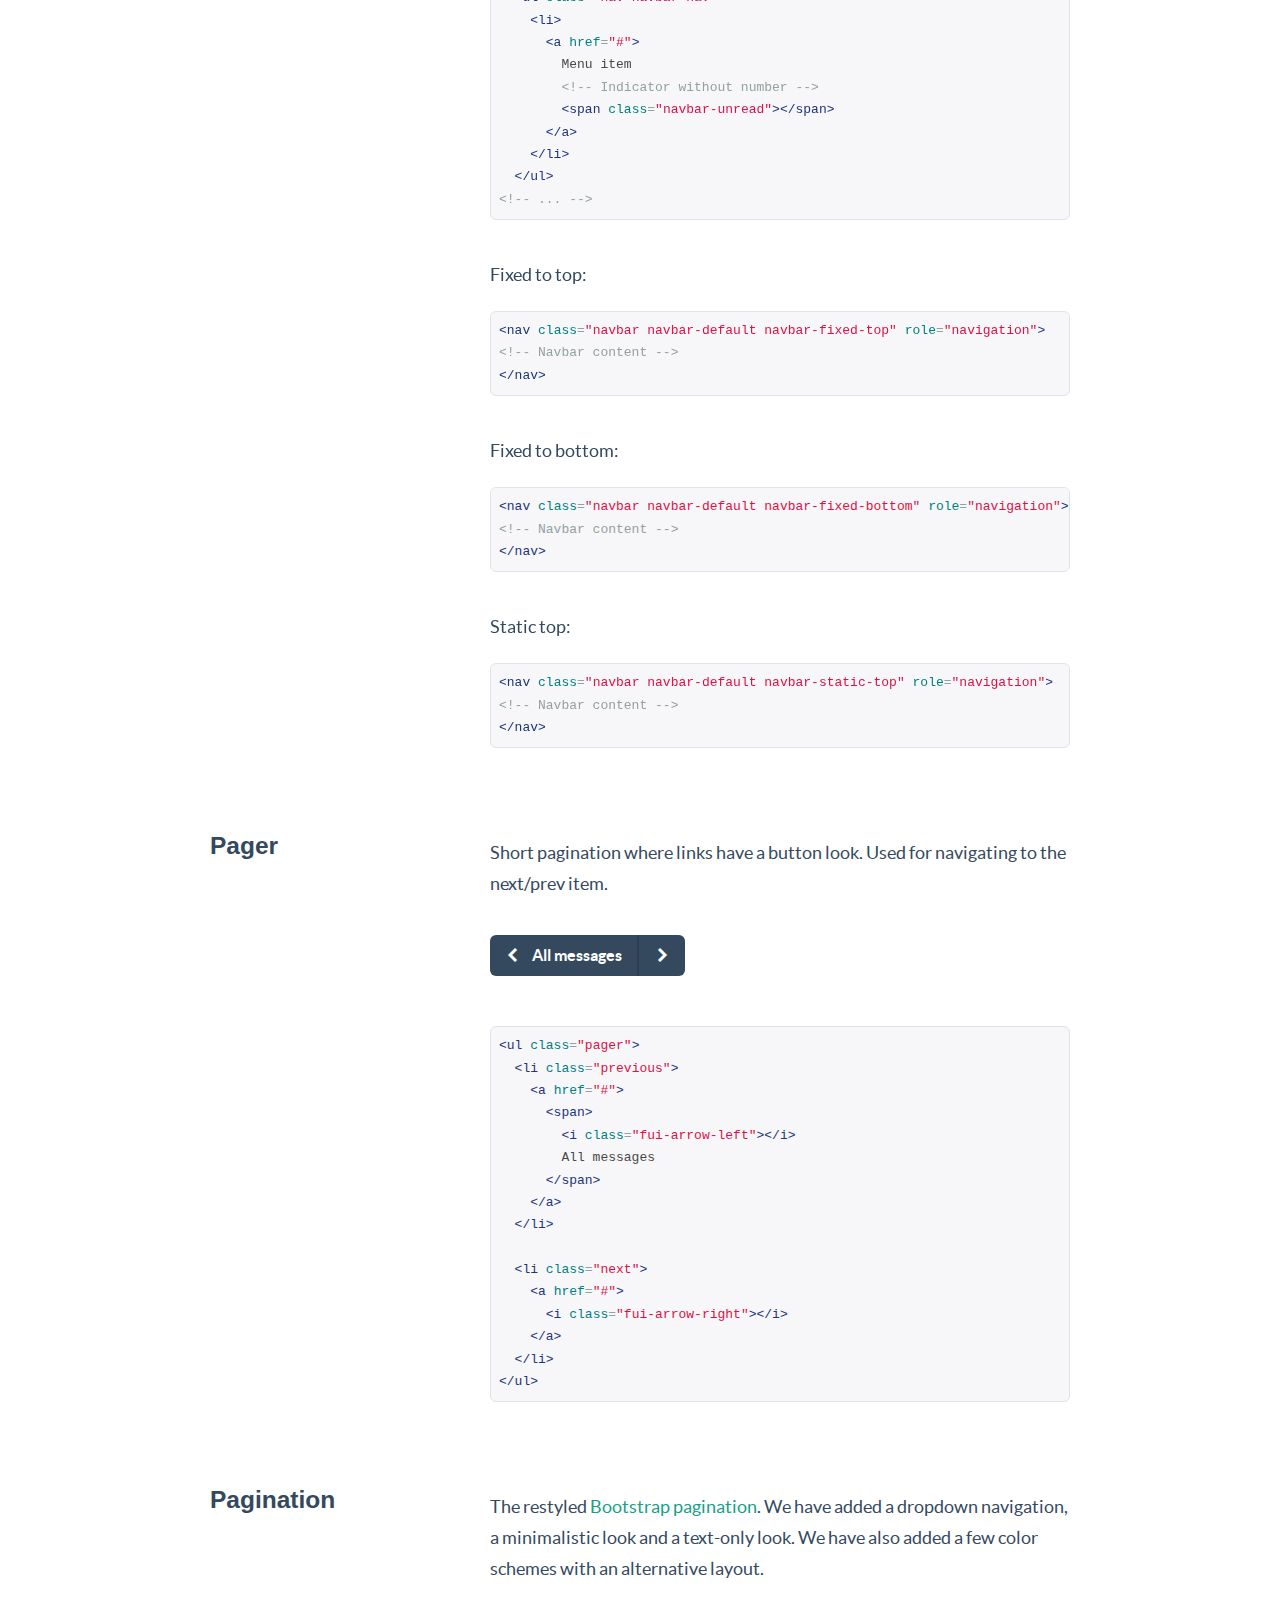
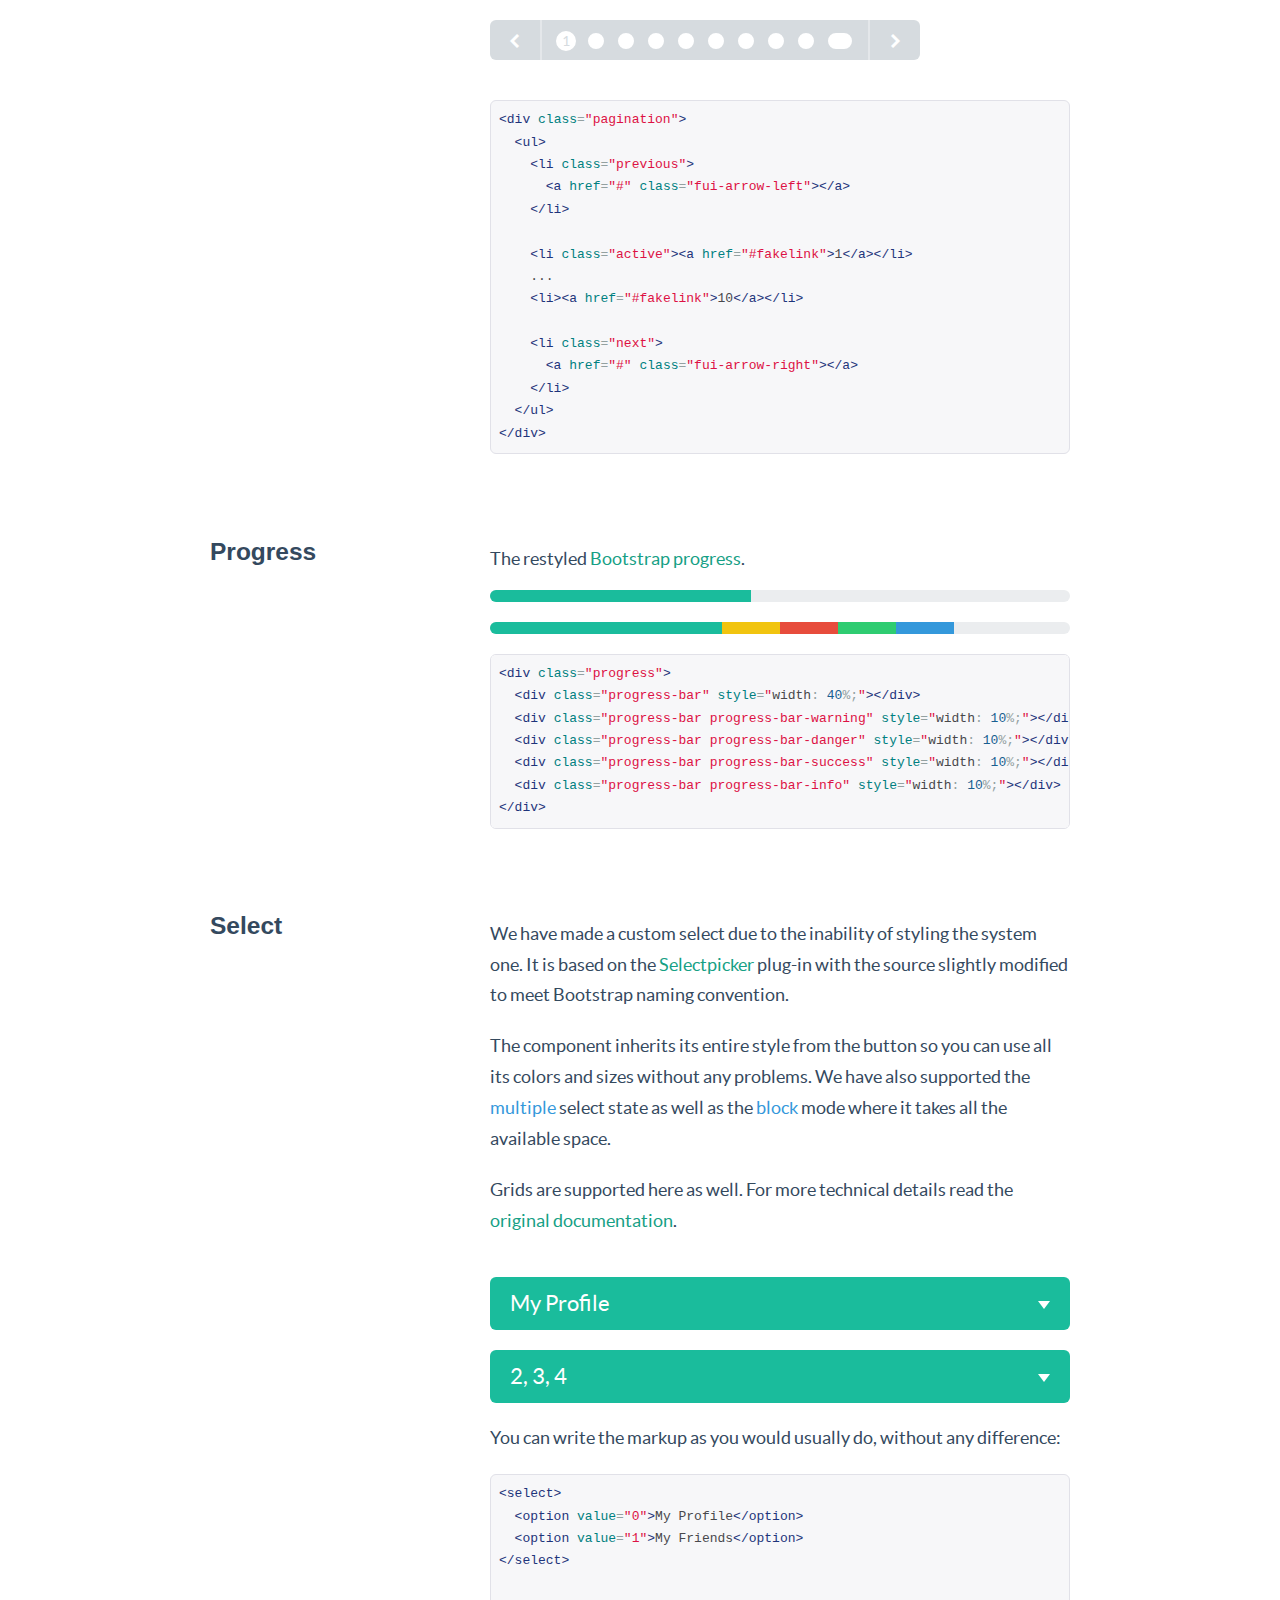
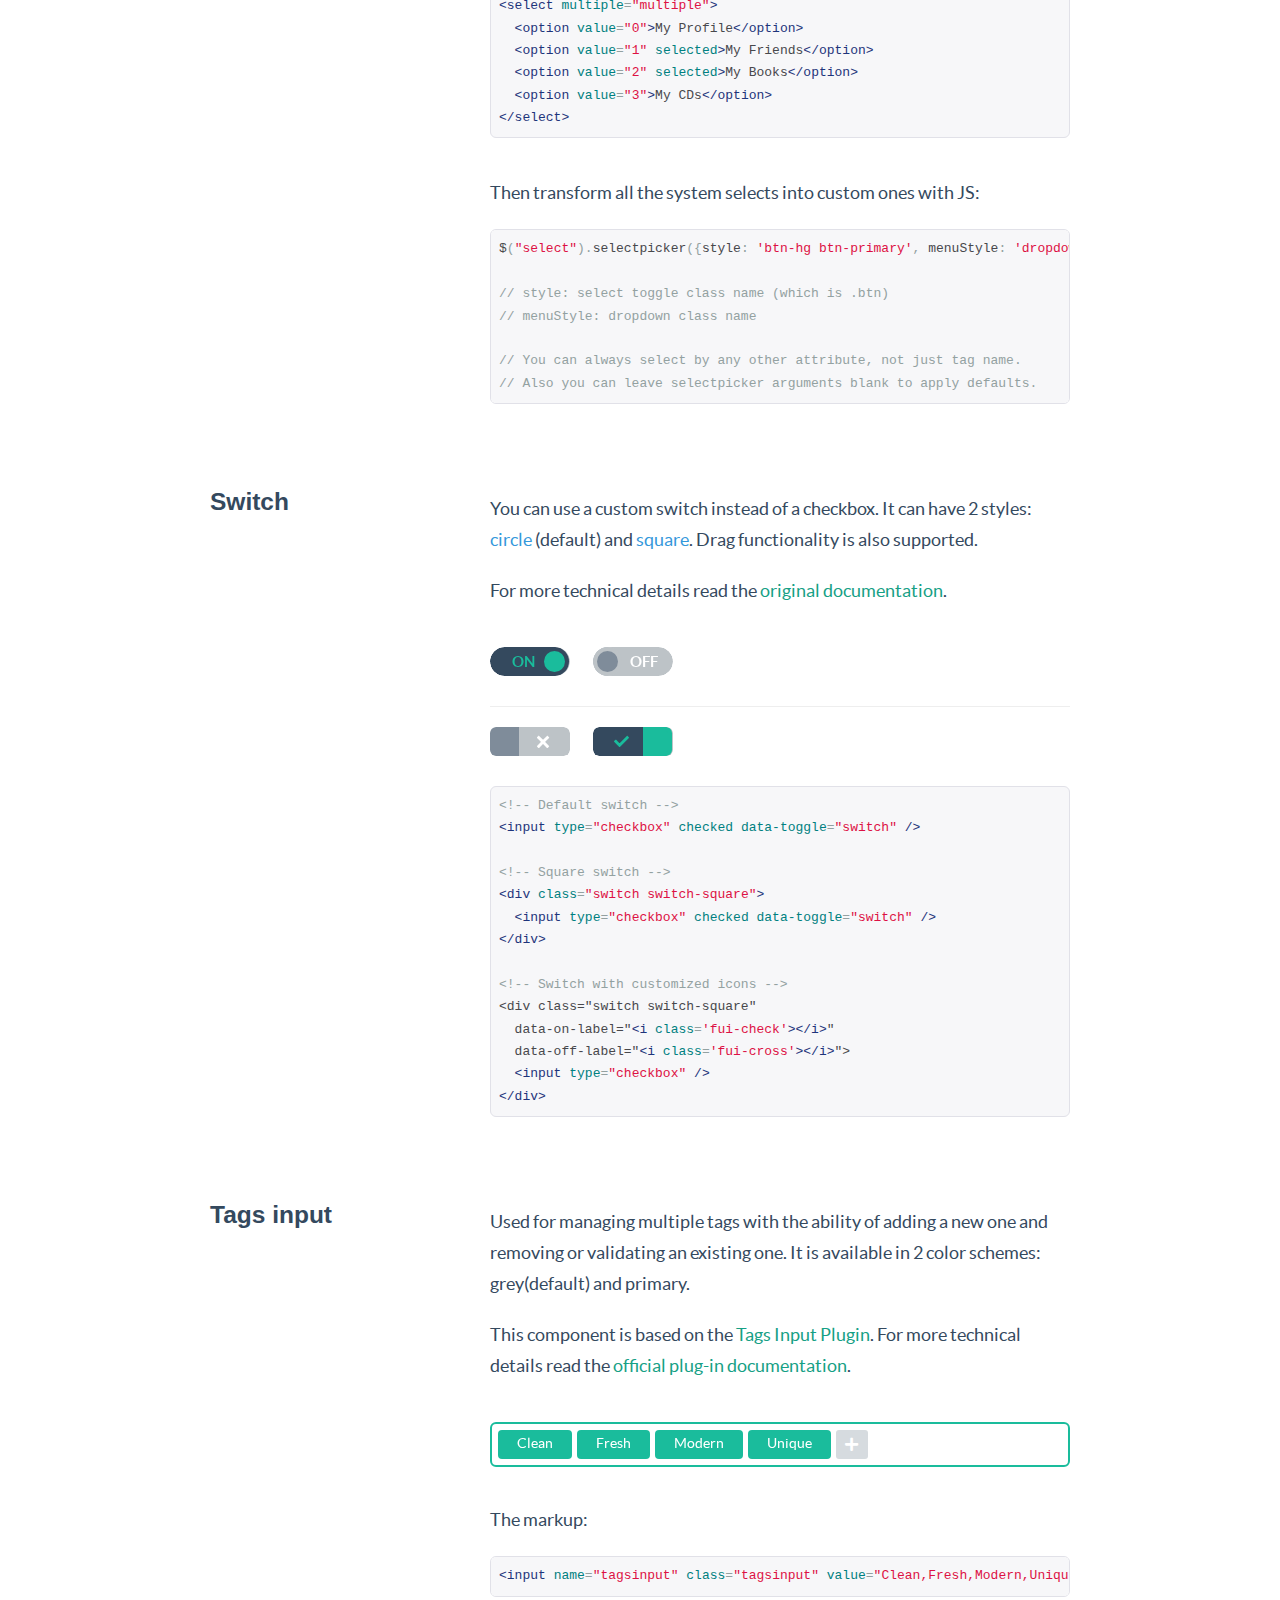
<file: startup/flat-ui/components.html>
<!DOCTYPE html>
<html lang="en">
  <head>
    <meta charset="utf-8">
    <title>Components &middot; Flat UI Free</title>
    <meta name="viewport" content="width=device-width, initial-scale=1.0">

    <!-- Loading Bootstrap -->
    <link href="bootstrap/css/bootstrap.css" rel="stylesheet">
    <link href="bootstrap/css/prettify.css" rel="stylesheet">

    <!-- Loading Flat UI -->
    <link href="css/flat-ui.css" rel="stylesheet">
    <link href="css/docs.css" rel="stylesheet">

    <link rel="shortcut icon" href="images/favicon.ico">

    <!-- HTML5 shim, for IE6-8 support of HTML5 elements. All other JS at the end of file. -->
    <!--[if lt IE 9]>
      <script src="js/html5shiv.js"></script>
      <script src="js/respond.min.js"></script>
    <![endif]-->
  </head>
  <body>
    <ul class="demo-sidebar hide-on-tablets">
      <li><a href="#fui-button">Buttons</a></li>
      <li><a href="#fui-checkbox">Checkboxes</a></li>
      <li><a href="#fui-radio">Radio buttons</a></li>
      <li><a href="#fui-dropdown">Dropdown</a></li>
      <li><a href="#fui-input">Input</a></li>
      <li><a href="#fui-navbar">Navbar</a></li>
      <li><a href="#fui-pager">Pager</a></li>
      <li><a href="#fui-pagination">Pagination</a></li>
      <li><a href="#fui-progress">Progress</a></li>
      <li><a href="#fui-select">Select</a></li>
      <li><a href="#fui-switch">Switch</a></li>
      <li><a href="#fui-tagsinput">Tags Input</a></li>
      <li><a href="#fui-tooltip">Tooltip</a></li>
      <li><a href="#fui-slider">Slider</a></li>
      <li><a href="#fui-typeahead">Typeahead</a></li>
    </ul> <!-- /nav -->

		<h1 class="demo-headline">Components</h1>		
    <div class="container">    	
    	<div id="fui-button" class="pbl"></div>
    	
      <div class="demo-row">
        <div class="demo-title">
          <h3>Buttons</h3>
        </div>

        <div class="demo-content">
          <p>
            After restyling the <a href="http://getbootstrap.com/css/#buttons">Bootstrap buttons</a>, we have decided to add a new size: <code>btn-hg</code> which will be used for the main call to action buttons on the page:
          </p>
          <p class="mbl">
            <button class="btn btn-hg btn-primary">Huge Button</button>
          </p>
<pre class="prettyprint">
&lt;button class="btn btn-hg btn-primary"&gt;
  Boss Button
&lt;/button&gt;
</pre>

          <p class="ptl">
            In addition, we have added <code>btn-embossed</code> to make buttons look more realistic, but we still prefer them flat.
          </p>
          <p class="mbl">
            <button class="btn btn-embossed btn-primary">Embossed Button</button>
          </p>
<pre class="prettyprint">
&lt;button class="btn btn-embossed btn-primary"&gt;
  Embossed Button
&lt;/button&gt;
</pre>

          <p class="ptl">
            In some cases buttons need to become wider. Yes, we have taken care of that as well:
          </p>
          <p class="mbl">
            <button class="btn btn-wide btn-primary mrm">Save</button>
            <button class="btn btn-wide btn-default">Cancel</button>
          </p>
<pre class="prettyprint">
&lt;button class="btn btn-default btn-wide"&gt;
  Cancel
&lt;/button&gt;
</pre>

          <p class="ptl">
            Another new thing is <code>btn-tip</code>. Use it when you need to highlight a part of the button text:
          </p>
          <p class="mbl">
            <button class="btn btn-primary">
              Save
              <span class="btn-tip">$300</span>
            </button>
          </p>
<pre class="prettyprint">
&lt;button class="btn btn-primary"&gt;
  Save
  &lt;span class="btn-tip"&gt;$300&lt;/span&gt;
&lt;/button&gt;
</pre>

          <p class="ptl">
            As usual you can set different colors:
          </p>
          <p>
	          <button class="btn btn-default mrs">Default</button>
            <button class="btn btn-primary mrs">Primary</button>
            <button class="btn btn-info mrs">Info</button>
            <button class="btn btn-danger mrs">Danger</button>
          </p>
          <p class="mbl">            
            <button class="btn btn-success mrs">Success</button>
            <button class="btn btn-warning mrs">Warning</button>
            <button class="btn btn-inverse mrs">Inverse</button>
          </p>
<pre class="prettyprint">
&lt;button class="btn btn-default"&gt;Default&lt;/button&gt;
&lt;button class="btn btn-primary"&gt;Primary&lt;/button&gt;
&lt;button class="btn btn-info"&gt;Info&lt;/button&gt;
&lt;button class="btn btn-danger"&gt;Danger&lt;/button&gt;
&lt;button class="btn btn-success"&gt;Success&lt;/button&gt;
&lt;button class="btn btn-warning"&gt;Warning&lt;/button&gt;
&lt;button class="btn btn-inverse"&gt;Inverse&lt;/button&gt;
</pre>

          <p>
            Button groups, toolbars, and disabled state also work as expected.
          </p>
        </div>        
      </div><!-- /.demo-row -->
      
			<div id="fui-checkbox" class="pbl"></div>
			
      <div class="demo-row">      	
        <div class="demo-title">
          <h3>Checkboxes</h3>
        </div>

        <div class="demo-content">
          <p>
            Using flat style checkboxes requires a JS plugin which creates all the custom markup for us. Let's take a look:
          </p>
          <label class="checkbox" for="checkbox1">
            <input type="checkbox" value="" id="checkbox1" data-toggle="checkbox">
            Checkbox
          </label>
          <label class="checkbox" for="checkbox2">
            <input type="checkbox" value="" id="checkbox2" checked="checked" data-toggle="checkbox">
            Checkbox
          </label>
          <label class="checkbox" for="checkbox3">
            <input type="checkbox" value="" id="checkbox3" data-toggle="checkbox" disabled="">
            Checkbox
          </label>
          <label class="checkbox" for="checkbox4">
            <input type="checkbox" value="" id="checkbox4" checked="checked" data-toggle="checkbox" disabled="">
            Checkbox
          </label>

          <h6 class="ptl">The Data Attributes:</h6>
<pre class="prettyprint">
&lt;label class="checkbox" for="checkbox1"&gt;
  &lt;input type="checkbox" value="" id="checkbox1" data-toggle="checkbox"&gt;
  Checkbox
&lt;/label&gt;
</pre>

          <h6 class="ptl">Usage via JS:</h6>
<pre class="prettyprint">
$(':checkbox').checkbox();
</pre>

          <div class="pvm">
            <h6>Methods:</h6>
          </div>
          <p class="mbl">
            <strong>.checkbox('toggle')</strong>
            <br/>
            toggles the checkbox state from <span class="text-info">checked</span>
            to <span class="text-info">unchecked</span> and back.
          </p>
          <p class="mbl">
            <strong>.checkbox('check')</strong>
            <br/>
            sets the checkbox state to <span class="text-info">checked</span>.
          </p>
          <p class="mbl">
            <strong>.checkbox('uncheck')</strong>
            <br/>
            sets the checkbox state to <span class="text-info">unchecked</span>.
          </p>
<pre class="prettyprint">
$(':checkbox').checkbox('check');
</pre>

          <div class="pbm ptl">
            <h6>Events:</h6>
          </div>
          <p class="mbl">
            <strong>.on('toggle')</strong>
            <br/>
            Fired when the checkbox state changes between
            <span class="text-info">checked</span> and
            <span class="text-info">unchecked</span>.
          </p>
          <p class="mbl">
            <strong>.on('change')</strong>
            <br/>
            Same as <span class="text-info">toggle</span>.
          </p>
<pre class="prettyprint">
$(':checkbox').on('toggle', function() {
  // Do something
});
</pre>          
          
        </div> <!-- /.demo-content -->
      </div> <!-- /.demo-row -->
      
      <div id="fui-radio" class="pbl"></div>

      <div class="demo-row">
        <div class="demo-title">
          <h3>Radio buttons</h3>
        </div>

        <div class="demo-content">
          <p>
            Styling radio buttons also requires using a JS plugin. We have tried making things easy so you won't have to spend a huge amount of time playing around with custom&nbsp;components.
          </p>
          <label class="radio">
            <input type="radio" name="group1" value="1" data-toggle="radio">
            Radio is off
          </label>
          <label class="radio">
            <input type="radio" name="group1" value="2" data-toggle="radio" checked>
            Radio is on
          </label>
          <label class="radio">
            <input type="radio" name="group2" value="1" data-toggle="radio" disabled>
            Radio is off
          </label>
          <label class="radio">
            <input type="radio" name="group2" value="2" data-toggle="radio" disabled checked>
            Radio is on
          </label>

          <h6 class="ptl">The Data Attributes:</h6>
<pre class="prettyprint">
&lt;label class="radio"&gt;
  &lt;input type="radio" name="group1" value="1" data-toggle="radio"&gt;
  Radio is off
&lt;/label&gt;

&lt;label class="radio"&gt;
  &lt;input type="radio" name="group1" value="2" data-toggle="radio" checked&gt;
  Radio is on
&lt;/label&gt;
</pre>

          <h6 class="ptl">The JS:</h6>
<pre class="prettyprint">
$(':radio').radio();
</pre>

          <div class="pvm">
            <h6>Methods:</h6>
          </div>
          <p class="mbl">
            <strong>.radio('check')</strong>
            <br/>
            sets the radio button state to <span class="text-info">checked</span>.
          </p>
          <p class="mbl">
            <strong>.radio('uncheck')</strong>
            <br/>
            sets the radio state to <span class="text-info">unchecked</span>.
          </p>
<pre class="prettyprint">
$(':radio').radio('check');
</pre>

          <div class="pbm ptl">
            <h6>Events:</h6>
          </div>
          <p class="mbl">
            <strong>.on('toggle')</strong>
            <br/>
            Fired when the radio button state changes between
            <span class="text-info">checked</span> and
            <span class="text-info">unchecked</span>.
          </p>
          <p class="mbl">
            <strong>.on('change')</strong>
            <br/>
            Same as <span class="text-info">toggle</span> with just one difference &mdash; the event is fired for each radio button that gets a state change.
          </p>
<pre class="prettyprint">
$(':radio').on('toggle', function() {
  // Do something
});
</pre>
        </div> <!-- /.demo-content -->
      </div> <!-- /.demo-row -->
    </div><!-- /.container -->

		

    <div class="container ptl">    	
    	<div id="fui-dropdown" class="pbl"></div>
    
      <div class="demo-row">
        <div class="demo-title">
          <h3>Dropdown</h3>
        </div>

        <div class="demo-content">
          <p class="mbl">
            The same <a href="http://getbootstrap.com/components/#dropdowns">Bootstrap dropdown</a> is used as a part of the <code>select</code>, <code>btn-group</code>, <code>nav-tabs</code> and eventually other components to present information as a menu.
          </p>

          <p class="mbl">
            Notice <code>dropdown-arrow</code>, which is needed when you want to add a small triangle that visually connects the clickable element with the dropdown menu.
          </p>

          <select name="info" class="mbn">
            <optgroup label="Profile">
              <option value="0">My Profile</option>
              <option value="1">My Friends</option>
            </optgroup>
            <optgroup label="System">
              <option value="2">Messages</option>
              <option value="3">My Settings</option>
              <option value="4" class="highlighted">Logout</option>
            </optgroup>
          </select>

          <hr/>
          
          <div class="row">
          	<div class="col-md-3">
	          	<div class="dropdown">
		          	<button class="btn btn-primary dropdown-toggle" data-toggle="dropdown">Dropdown<span class="caret"></span></button>
							  <span class="dropdown-arrow dropdown-arrow-inverse"></span>
		            <ul class="dropdown-menu dropdown-inverse">
		              <li><a href="#fakelink">Sub Menu Element</a></li>
		              <li><a href="#fakelink">Sub Menu Element</a></li>
		              <li><a href="#fakelink">Sub Menu Element</a></li>
		            </ul>
							</div>
          	</div>
          </div>
          

          <div class="pvl">
<pre class="prettyprint">
&lt;!-- Default look --&gt;
&lt;div class="dropdown"&gt;
  &lt;button class="btn btn-primary dropdown-toggle" data-toggle="dropdown">Dropdown&lt;span class="caret"&gt;&lt;/span&gt;&lt;/button&gt;
  &lt;span class="dropdown-arrow"&gt;&lt;/span&gt;
  &lt;ul class="dropdown-menu"&gt;
    &lt;li&gt;&lt;a href="#fakelink">Sub Menu Element&lt;/a&gt;&lt;/li&gt;
    &lt;li&gt;&lt;a href="#fakelink">Sub Menu Element&lt;/a&gt;&lt;/li&gt;
    &lt;li&gt;&lt;a href="#fakelink">Sub Menu Element&lt;/a&gt;&lt;/li&gt;
  &lt;/u&gt;
&lt;/div&gt;

&lt;!-- Inverse look --&gt;
&lt;div class="dropdown"&gt;
  &lt;button class="btn btn-primary dropdown-toggle" data-toggle="dropdown">Dropdown&lt;span class="caret"&gt;&lt;/span&gt;&lt;/button&gt;
  &lt;span class="dropdown-arrow dropdown-arrow-inverse"&gt;&lt;/span&gt;
  &lt;ul class="dropdown-menu dropdown-inverse"&gt;
    &lt;li&gt;&lt;a href="#fakelink">Sub Menu Element&lt;/a&gt;&lt;/li&gt;
    &lt;li&gt;&lt;a href="#fakelink">Sub Menu Element&lt;/a&gt;&lt;/li&gt;
    &lt;li&gt;&lt;a href="#fakelink">Sub Menu Element&lt;/a&gt;&lt;/li&gt;
  &lt;/u&gt;
&lt;/div&gt;
</pre>
          </div>

          <p>
            To highlight the information we added 2 additional states for the dropdown-menu items: <code>selected</code> and <code>highlighted</code>:
          </p>
<pre class="prettyprint">
&lt;ul class="dropdown-menu"&gt;
  &lt;li class="selected"&gt;
    &lt;a href="#"&gt;Item&lt;/a&gt;
  &lt;/li&gt;

  &lt;li class="highlighted"&gt;
    &lt;a href="#"&gt;Item&lt;/a&gt;
  &lt;/li&gt;
&lt;/ul&gt;
</pre>
        </div> <!-- /.demo-content -->
      </div> <!-- /.demo-row -->

			<div id="fui-input" class="pbl"></div>

      <div class="demo-row">
        <div class="demo-title">
          <h3>Input</h3>
        </div>

        <div class="demo-content">
          <p class="mbl">
            The restyled <a href="http://getbootstrap.com/css/#forms">Bootstrap input</a>. Add <span class="text-info">flat</span> as an additional class to completely remove the borders:
          </p>
					
					<div class="row">
						<div class="col-lg-5">
							<input type="text" value="" placeholder="Enter something" class="form-control" />
						</div>
					</div>
					<hr />
					<div class="row">
						<div class="col-lg-5">
							<input type="text" value="" placeholder="Enter something" class="form-control flat" />
						</div>
					</div>
<pre class="prettyprint mtl">
&lt;!-- Default input --&gt;
&lt;input type="text" placeholder="Enter something" class="form-control" /&gt;

&lt;!-- Without borders --&gt;
&lt;input type="text" placeholder="Enter something" class="form-control flat" /&gt;
</pre>

          <p class="ptl">And few sizes:</p>
          <div class="row">
          	<div class="col-lg-5">
	          	<input type="text" value="" placeholder="Huge" class="form-control input-hg" />
          	</div>
          </div>
          <hr />
          <div class="row">
          	<div class="col-lg-5">
	          	<input type="text" value="" placeholder="Large" class="form-control input-lg" />
          	</div>
          </div>
          <hr />
          <div class="row">
          	<div class="col-lg-5">
	          	<input type="text" value="" placeholder="Default" class="form-control" />
          	</div>
          </div>
          <hr />
          <div class="row">
          	<div class="col-lg-5">
	          	<input type="text" value="" placeholder="Small" class="form-control input-sm" />
          	</div>
          </div>
<pre class="prettyprint mtl">
&lt;input type="text" class="form-control input-hg" placeholder="Huge" /&gt;
&lt;input type="text" class="form-control input-lg" placeholder="Large" /&gt;
&lt;input type="text" class="form-control" placeholder="Default" /&gt;
&lt;input type="text" class="form-control input-sm" placeholder="Small" /&gt;
</pre>

          <p class="ptl">You can have an icon inside:</p>
          <div class="row">
          	<div class="col-lg-5">
	          	<div class="form-group">
	              <input type="text" value="" placeholder="With icon" class="form-control" />
	              <span class="input-icon fui-check-inverted"></span>
	            </div>
          	</div>            
          </div>
<pre class="prettyprint mtm">
&lt;div class="form-group"&gt;
  &lt;input type="text" class="form-control" placeholder="With icon" /&gt;
  &lt;span class="input-icon fui-check-inverted"&gt;&lt;/span&gt;
&lt;/div&gt;
</pre>

        <p class="ptl">You can have the input with append/prepend options:</p>
          <div class="row">
            <div class="col-lg-6">
              <div class="form-group">
                <div class="input-group">
                  <span class="input-group-addon">@</span>
                  <input class="form-control" type="text" placeholder="Prepend" />
                </div>
              </div>              
            </div>
          </div>
          
          <div class="row">
            <div class="col-lg-6">
              <div class="form-group">
                <div class="input-group">                 
                  <input class="form-control" type="text" placeholder="Append" />
                  <span class="input-group-addon">@</span>
                </div>
              </div>              
            </div>
          </div>

<pre class="prettyprint mtm">
&lt;!-- Prepend --&gt;
&lt;div class="form-group"&gt;
  &lt;div class="input-group"&gt;
    &lt;span class="input-group-addon"&gt;@&lt;/span&gt;
    &lt;input type="text" class="form-control" placeholder="Prepend" /&gt;
  &lt;/div&gt;  
&lt;/div&gt;

&lt;!-- Append --&gt;
&lt;div class="form-group"&gt;
  &lt;div class="input-group"&gt;
    &lt;input type="text" class="form-control" placeholder="Append" /&gt;
    &lt;span class="input-group-addon"&gt;@&lt;/span&gt;
  &lt;/div&gt;
&lt;/div&gt;
</pre>

          <p class="ptl">
            The different color styles and the disabled state work as expected:
            <div class="row">
            	<div class="col-lg-6">
	            	<div class="form-group has-error">
		              <input class="form-control" type="text" placeholder="Error" />
		            </div>
            	</div>
            </div>
            <div class="row">
            	<div class="col-lg-6">
	            	<div class="form-group has-warning">
		              <input class="form-control" type="text" placeholder="Warning" />
		            </div>
            	</div>
            </div>
            <div class="row">
            	<div class="col-lg-6">
	            	<div class="form-group has-success">
		              <input class="form-control" type="text" placeholder="Success" />
		            </div>
            	</div>
            </div>
            <div class="row">
            	<div class="col-lg-6">
	            	<div class="form-group">
		              <input class="form-control" type="text" placeholder="Disabled" disabled />
		            </div>
            	</div>
            </div>
          </p>

          <p class="ptl mtl">
            The search form doesn't have any background color set to append/prepend:
          </p>
          <div class="row">
            <div class="col-lg-6">
              <div class="form-group">
                <div class="input-group input-group-hg input-group-rounded">
                  <span class="input-group-btn">
                    <button type="submit" class="btn"><span class="fui-search"></span></button>
                  </span>              
                  <input type="text" class="form-control" placeholder="Search" id="search-query-2">
                </div>
              </div>
            </div>
          </div>          

          <div class="row">
            <div class="col-lg-6">
              <div class="form-group">
                <div class="input-group">                               
                  <input type="text" class="form-control" placeholder="Search" id="search-query-3">
                  <span class="input-group-btn">
                    <button type="submit" class="btn"><span class="fui-search"></span></button>
                  </span>
                </div>
              </div>
            </div>
          </div>
          
        </div> <!-- /.demo-content -->
      </div> <!-- /.demo-row -->

			<div id="fui-navbar" class="pbl"></div>

      <div class="demo-row">
        <div class="demo-title">
          <h3>Navbar</h3>
        </div>
        <div class="demo-content">
          <p class="mbl">
            The restyled <a href="http://getbootstrap.com/components/#navbar">Bootstrap navbar</a>.
          </p>

          <nav class="navbar navbar-default" role="navigation">
            <div class="navbar-header">
              <button type="button" class="navbar-toggle" data-toggle="collapse" data-target="#navbar-collapse-01">
                <span class="sr-only">Toggle navigation</span>
              </button>
              <a class="navbar-brand" href="#">Flat UI</a>
            </div>
            <div class="collapse navbar-collapse" id="navbar-collapse-01">
              <ul class="nav navbar-nav">           
                <li class="active"><a href="#fakelink">Products</a></li>
                <li><a href="#fakelink">Features</a></li>
               </ul>          
              <form class="navbar-form navbar-right" action="#" role="search" style="width: 250px">
                <div class="form-group">
                  <div class="input-group">
                    <input class="form-control" id="navbarInput-01" type="search" placeholder="Search">
                    <span class="input-group-btn">
                      <button type="submit" class="btn"><span class="fui-search"></span></button>
                    </span>            
                  </div>
                </div>               
              </form>
            </div><!-- /.navbar-collapse -->
          </nav><!-- /navbar -->
          
<pre class="prettyprint mvl">
&lt;nav class="navbar navbar-default" role="navigation"&gt;
  &lt;div class="navbar-header"&gt;
    &lt;button type="button" class="navbar-toggle" data-toggle="collapse" data-target="#navbar-collapse-01"&gt;
      &lt;span class="sr-only"&gt;Toggle navigation&lt;/span&gt;
    &lt;/button&gt;
    &lt;a class="navbar-brand" href="#"&gt;Flat UI&lt;/a&gt;
  &lt;/div&gt;
  &lt;div class="collapse navbar-collapse" id="navbar-collapse-01"&gt;
    &lt;ul class="nav navbar-nav"&gt;           
      &lt;li class="active"&gt;&lt;a href="#fakelink"&gt;Products&lt;/a&gt;&lt;/li&gt;
      &lt;li&gt;&lt;a href="#fakelink"&gt;Features&lt;/a&gt;&lt;/li&gt;
    &lt;/ul&gt;           
    &lt;form class="navbar-form navbar-right" action="#" role="search"&gt;
      &lt;div class="form-group"&gt;
        &lt;div class="input-group"&gt;
          &lt;input class="form-control" id="navbarInput-01" type="search" placeholder="Search"&gt;
          &lt;span class="input-group-btn"&gt;
            &lt;button type="submit" class="btn"&gt;&lt;span class="fui-search"&gt;&lt;/span&gt;&lt;/button&gt;
          &lt;/span&gt;            
        &lt;/div&gt;
      &lt;/div&gt;               
    &lt;/form&gt;
  &lt;/div>&lt;!-- /.navbar-collapse --&gt;
&lt;/nav>&lt;!-- /navbar --&gt;
</pre>

        <p class="ptl">Inverted navbar:</p>
        <nav class="navbar navbar-inverse" role="navigation">
          <div class="navbar-header">
            <button type="button" class="navbar-toggle" data-toggle="collapse" data-target="#navbar-collapse-02">
              <span class="sr-only">Toggle navigation</span>
            </button>
            <a class="navbar-brand" href="#">Flat UI</a>
          </div>
          <div class="collapse navbar-collapse" id="navbar-collapse-02">
            <ul class="nav navbar-nav">           
              <li class="active"><a href="#fakelink">Products</a></li>
              <li><a href="#fakelink">Features</a></li>
             </ul>          
            <form class="navbar-form navbar-right" action="#" role="search" style="width: 250px">
              <div class="form-group">
                <div class="input-group">
                  <input class="form-control" id="navbarInput-01" type="search" placeholder="Search">
                  <span class="input-group-btn">
                    <button type="submit" class="btn"><span class="fui-search"></span></button>
                  </span>            
                </div>
              </div>               
            </form>
          </div><!-- /.navbar-collapse -->
        </nav><!-- /navbar -->

<pre class="prettyprint mvl">
&lt;nav class="navbar navbar-inverse" role="navigation"&gt;
&lt;!-- Navbar content --&gt;
&lt;/nav&gt;
</pre>


        <p class="ptl">Embossed navbar:</p>
        <nav class="navbar navbar-inverse navbar-embossed" role="navigation">
          <div class="navbar-header">
            <button type="button" class="navbar-toggle" data-toggle="collapse" data-target="#navbar-collapse-02">
              <span class="sr-only">Toggle navigation</span>
            </button>
            <a class="navbar-brand" href="#">Flat UI</a>
          </div>
          <div class="collapse navbar-collapse" id="navbar-collapse-02">
            <ul class="nav navbar-nav">           
              <li class="active"><a href="#fakelink">Products</a></li>
              <li><a href="#fakelink">Features</a></li>
             </ul>          
            <form class="navbar-form navbar-right" action="#" role="search" style="width: 250px">
              <div class="form-group">
                <div class="input-group">
                  <input class="form-control" id="navbarInput-01" type="search" placeholder="Search">
                  <span class="input-group-btn">
                    <button type="submit" class="btn"><span class="fui-search"></span></button>
                  </span>            
                </div>
              </div>               
            </form>
          </div><!-- /.navbar-collapse -->
        </nav><!-- /navbar -->

<pre class="prettyprint mvl">
&lt;nav class="navbar navbar-inverse navbar-embossed" role="navigation"&gt;
&lt;!-- Navbar content --&gt;
&lt;/nav&gt;
</pre>

        <p class="ptl">Large navbar:</p>
        <nav class="navbar navbar-default navbar-lg" role="navigation">
          <div class="navbar-header">
            <button type="button" class="navbar-toggle" data-toggle="collapse" data-target="#navbar-collapse-03">
              <span class="sr-only">Toggle navigation</span>
            </button>
            <a class="navbar-brand" href="#">Flat UI</a>
          </div>
          <div class="collapse navbar-collapse" id="navbar-collapse-03">
            <ul class="nav navbar-nav">           
              <li class="active"><a href="#fakelink">Products</a></li>
              <li><a href="#fakelink">Features</a></li>
             </ul>          
            <form class="navbar-form navbar-right" action="#" role="search" style="width: 250px">
              <div class="form-group">
                <div class="input-group">
                  <input class="form-control" id="navbarInput-01" type="search" placeholder="Search">
                  <span class="input-group-btn">
                    <button type="submit" class="btn"><span class="fui-search"></span></button>
                  </span>            
                </div>
              </div>               
            </form>
          </div><!-- /.navbar-collapse -->
        </nav><!-- /navbar -->
        
<pre class="prettyprint mvl">
&lt;nav class="navbar navbar-default navbar-lg" role="navigation"&gt;
&lt;!-- Navbar content --&gt;
&lt;/nav&gt;
</pre>      

        <p class="ptl">Inline forms:</p>
        <nav role="navigation" class="navbar navbar-inverse navbar-embossed">
          <div class="navbar-header">
            <button data-target="#navbar-collapse-04" data-toggle="collapse" class="navbar-toggle" type="button">
              <span class="sr-only">Toggle navigation</span>
            </button>
            <a href="#" class="navbar-brand">Flat UI</a>
          </div>
          <div id="navbar-collapse-04" class="collapse navbar-collapse">
            <form role="search" class="navbar-form navbar-left">
              <div class="form-group">
                <input type="text" placeholder="Search" class="form-control">
              </div>
              <button class="btn btn-default" type="submit">Submit</button>
            </form>
          </div>
        </nav>  

<pre class="prettyprint mvl">
&lt;form role="search" class="navbar-form navbar-left"&gt;
  &lt;div class="form-group"&gt;
    &lt;input type="text" placeholder="Search" class="form-control"&gt;
  &lt;/div&gt;
  &lt;button class="btn btn-default" type="submit"&gt;Submit&lt;/button&gt;
&lt;/form&gt;
</pre>

        <p class="ptl">Buttons:</p>
        <nav role="navigation" class="navbar navbar-inverse navbar-embossed">
          <div class="navbar-header">
            <button data-target="#navbar-collapse-05" data-toggle="collapse" class="navbar-toggle" type="button">
            </button>
            <a href="#" class="navbar-brand">Flat UI</a>
          </div>
          <div id="navbar-collapse-05" class="collapse navbar-collapse">
            <button class="btn btn-default navbar-btn" type="button">Sign in</button>
            <button class="btn btn-default navbar-btn btn-sm" type="button">Sign in</button>
            <button class="btn btn-default navbar-btn btn-xs" type="button">Sign in</button>
          </div>
        </nav>  
        
<pre class="prettyprint mvl">
&lt;!-- Default Navbar Button --&gt;
&lt;button class="btn btn-default navbar-btn" type="button"&gt;Sign in&lt;/button&gt;
&lt;!-- Small Navbar Button --&gt;
&lt;button class="btn btn-default navbar-btn btn-sm" type="button"&gt;Sign in&lt;/button&gt;
&lt;!-- Extra Small Navbar Button --&gt;
&lt;button class="btn btn-default navbar-btn btn-xs" type="button"&gt;Sign in&lt;/button&gt;
</pre>                      

        <p class="ptl">Text:</p>
        <nav role="navigation" class="navbar navbar-inverse navbar-embossed">
          <div class="navbar-header">
            <button data-target="#navbar-collapse-06" data-toggle="collapse" class="navbar-toggle" type="button">
            </button>
            <a href="#" class="navbar-brand">Flat UI</a>
          </div>
          <div id="navbar-collapse-06" class="collapse navbar-collapse">
            <p class="navbar-text">Signed in as Mark Otto</p>
          </div>
        </nav>  
        
<pre class="prettyprint mvl">
&lt;p class="navbar-text"&gt;Signed in as Mark Otto&lt;/p&gt;
</pre>

        <p class="ptl">Non-nav links:</p>
        <nav role="navigation" class="navbar navbar-inverse navbar-embossed">
          <div class="navbar-header">
            <button data-target="#navbar-collapse-07" data-toggle="collapse" class="navbar-toggle" type="button">
            </button>
            <a href="#" class="navbar-brand">Flat UI</a>
          </div>
          <div id="navbar-collapse-07" class="collapse navbar-collapse">
            <p class="navbar-text navbar-right">Signed in as <a class="navbar-link" href="#">Mark Otto</a></p>
          </div>
        </nav>  
        
<pre class="prettyprint mvl">
&lt;p class="navbar-text navbar-right"&gt;Signed in as &lt;a class="navbar-link" href="#"&gt;Mark Otto&lt;/a&gt;&lt;/p&gt;
</pre>

          <p class="ptl">New and Unread indicators:</p>
          <nav class="navbar navbar-inverse navbar-embossed" role="navigation">
            <div class="navbar-header">
              <button type="button" class="navbar-toggle" data-toggle="collapse" data-target="#navbar-collapse-02">
                <span class="sr-only">Toggle navigation</span>
              </button>
              <a class="navbar-brand" href="#">Flat UI</a>
            </div>
          
            <div class="collapse navbar-collapse" id="#navbar-collapse-02">
              <ul class="nav navbar-nav">           
                <li><a href="#">Messages<span class="navbar-unread">1</span></a></li>
                <li><a href="#">About Us<span class="navbar-new">1</span></a></li>
               </ul>            
            </div><!-- /.navbar-collapse -->
          </nav><!-- /navbar -->
          
<pre class="prettyprint mvl">
&lt;!-- ... --&gt;
  &lt;ul class="nav navbar-nav"&gt;
    &lt;li&gt;
      &lt;a href="#"&gt;
        Menu item
        &lt;!-- Indicator with number --&gt;
        &lt;span class="navbar-new"&gt;2&lt;/span&gt;
      &lt;/a&gt;
    &lt;/li&gt;
  &lt;/ul&gt;
&lt;!-- ... --&gt;
</pre>

<pre class="prettyprint mvl">
&lt;!-- ... --&gt;
  &lt;ul class="nav navbar-nav"&gt;
    &lt;li&gt;
      &lt;a href="#"&gt;
        Menu item
        &lt;!-- Indicator without number --&gt;
        &lt;span class="navbar-unread"&gt;&lt;/span&gt;
      &lt;/a&gt;
    &lt;/li&gt;
  &lt;/ul&gt;
&lt;!-- ... --&gt;
</pre>

          <p class="ptl">Fixed to top:</p>
<pre class="prettyprint mvl">
&lt;nav class="navbar navbar-default navbar-fixed-top" role="navigation"&gt;
&lt;!-- Navbar content --&gt;
&lt;/nav&gt;
</pre>  

          <p class="ptl">Fixed to bottom:</p>
<pre class="prettyprint mvl">
&lt;nav class="navbar navbar-default navbar-fixed-bottom" role="navigation"&gt;
&lt;!-- Navbar content --&gt;
&lt;/nav&gt;
</pre>  

          <p class="ptl">Static top:</p>
<pre class="prettyprint mvl">
&lt;nav class="navbar navbar-default navbar-static-top" role="navigation"&gt;
&lt;!-- Navbar content --&gt;
&lt;/nav&gt;
</pre>

          <div id="fui-pager"></div>
        </div> <!-- /.demo-content -->
      </div> <!-- /.demo-row -->

			<div id="fui-pager" class="pbl"></div>

      <div class="demo-row">
        <div class="demo-title">
          <h3>Pager</h3>
        </div>
        <div class="demo-content">
          <p>
            Short pagination where links have a button look. Used for navigating to the next/prev item.
          </p>
          <ul class="pager">
            <li class="previous">
              <a href="#fakelink">
                <i class="fui-arrow-left"></i>
                <span>All messages</span>
              </a>
            </li>
            <li class="next">
              <a href="#fakelink">
                <i class="fui-arrow-right"></i>
              </a>
            </li>
          </ul>

<pre class="prettyprint mvl">
&lt;ul class="pager"&gt;
  &lt;li class="previous"&gt;
    &lt;a href="#"&gt;
      &lt;span&gt;
        &lt;i class="fui-arrow-left"&gt;&lt;/i&gt;
        All messages
      &lt;/span&gt;
    &lt;/a&gt;
  &lt;/li&gt;

  &lt;li class="next"&gt;
    &lt;a href="#"&gt;
      &lt;i class="fui-arrow-right"&gt;&lt;/i&gt;
    &lt;/a&gt;
  &lt;/li&gt;
&lt;/ul&gt;
</pre>
          <div id="fui-pagination"></div>
        </div> <!-- /.demo-content -->
      </div> <!-- /.demo-row -->

			<div id="fui-pagination" class="pbl"></div>

      <div class="demo-row">
        <div class="demo-title">
          <h3>Pagination</h3>
        </div>
        <div class="demo-content">
          <p>
            The restyled <a href="http://getbootstrap.com/components/#pagination">Bootstrap pagination</a>. We have added a dropdown navigation, a minimalistic look and a text-only look. We have also added a few color schemes with an alternative layout.
          </p>
          <div class="pagination">
            <ul>
              <li class="previous"><a href="#fakelink" class="fui-arrow-left"></a></li>
              <li class="active"><a href="#fakelink">1</a></li>
              <li><a href="#fakelink">2</a></li>
              <li><a href="#fakelink">3</a></li>
              <li><a href="#fakelink">4</a></li>
              <li><a href="#fakelink">5</a></li>
              <li><a href="#fakelink">6</a></li>
              <li><a href="#fakelink">7</a></li>
              <li><a href="#fakelink">8</a></li>
              <li><a href="#fakelink">9</a></li>
              <li><a href="#fakelink">10</a></li>
              <li class="next"><a href="#fakelink" class="fui-arrow-right"></a></li>
            </ul>
          </div>

<pre class="prettyprint mvl">
&lt;div class="pagination"&gt;
  &lt;ul&gt;
    &lt;li class="previous"&gt;
      &lt;a href="#" class="fui-arrow-left"&gt;&lt;/a&gt;
    &lt;/li&gt;

    &lt;li class="active"&gt;&lt;a href="#fakelink"&gt;1&lt;/a&gt;&lt;/li&gt;
    ...
    &lt;li&gt;&lt;a href="#fakelink"&gt;10&lt;/a&gt;&lt;/li&gt;

    &lt;li class="next"&gt;
      &lt;a href="#" class="fui-arrow-right"&gt;&lt;/a&gt;
    &lt;/li&gt;
  &lt;/ul&gt;
&lt;/div&gt;
</pre>

        </div> <!-- /.demo-content -->
      </div> <!-- /.demo-row -->

			<div id="fui-progress" class="pbl"></div>

      <div class="demo-row">
        <div class="demo-title">
          <h3>Progress</h3>
        </div>
        <div class="demo-content">
          <p>
            The restyled <a href="http://getbootstrap.com/components/#progress">Bootstrap progress</a>.
          </p>
          <div class="progress">
            <div class="progress-bar" style="width: 45%;"></div>
          </div>
          <div class="progress">
            <div class="progress-bar" style="width: 40%;"></div>
            <div class="progress-bar progress-bar-warning" style="width: 10%;"></div>
            <div class="progress-bar progress-bar-danger" style="width: 10%;"></div>
            <div class="progress-bar progress-bar-success" style="width: 10%;"></div>
            <div class="progress-bar progress-bar-info" style="width: 10%;"></div>
          </div>

<pre class="prettyprint mvl">
&lt;div class="progress"&gt;
  &lt;div class="progress-bar" style="width: 40%;"&gt;&lt;/div&gt;
  &lt;div class="progress-bar progress-bar-warning" style="width: 10%;"&gt;&lt;/div&gt;
  &lt;div class="progress-bar progress-bar-danger" style="width: 10%;"&gt;&lt;/div&gt;
  &lt;div class="progress-bar progress-bar-success" style="width: 10%;"&gt;&lt;/div&gt;
  &lt;div class="progress-bar progress-bar-info" style="width: 10%;"&gt;&lt;/div&gt;
&lt;/div&gt;
</pre>
          <div id="fui-select"></div>
        </div> <!-- /.demo-content -->
      </div> <!-- /.demo-row -->

			<div id="fui-select" class="pbl"></div>

      <div class="demo-row">
        <div class="demo-title">
          <h3>Select</h3>
        </div>
        <div class="demo-content">
          <p class="mbl">
            We have made a custom select due to the inability of styling the system one. It is based on the <a href="https://github.com/silviomoreto/bootstrap-select">Selectpicker</a> plug-in with the source slightly modified to meet Bootstrap naming convention.
          </p>
          <p class="mbl">
            The component inherits its entire style from the button so you can use all its colors and sizes without any problems. We have also supported the <span class="text-info">multiple</span> select state as well as the <span class="text-info">block</span> mode where it takes all the available space.
          </p>
          <p class="mbl pbl">
            Grids are supported here as&nbsp;well. For more technical details read the <a href="https://github.com/silviomoreto/bootstrap-select#usage">original&nbsp;documentation</a>.
          </p>
          <select name="huge" class="select-block mbl">
            <optgroup label="Profile">
              <option value="0">My Profile</option>
              <option value="1">My Friends</option>
            </optgroup>
            <optgroup label="System">
              <option value="2">Messages</option>
              <option value="3">My Settings</option>
              <option value="4" class="highlighted">Logout</option>
            </optgroup>
          </select>

          <select multiple="multiple" name="huge" class="select-block mbl">
            <option value="0">1</option>
            <option value="1" selected>2</option>
            <option value="2" selected>3</option>
            <option value="3" selected>4</option>
            <option value="4">5</option>
          </select>

          <p class="mvl">
            You can write the markup as you would usually do, without any difference:
          </p>

<pre class="prettyprint mvl">
&lt;select&gt;
  &lt;option value="0"&gt;My Profile&lt;/option&gt;
  &lt;option value="1"&gt;My Friends&lt;/option&gt;
&lt;/select&gt;

&lt;select multiple="multiple"&gt;
  &lt;option value="0"&gt;My Profile&lt;/option&gt;
  &lt;option value="1" selected&gt;My Friends&lt;/option&gt;
  &lt;option value="2" selected&gt;My Books&lt;/option&gt;
  &lt;option value="3"&gt;My CDs&lt;/option&gt;
&lt;/select&gt;
</pre>

          <p class="mvl ptl">
            Then transform all the system selects into custom ones with JS:
          </p>

<pre class="prettyprint mvl">
$("select").selectpicker({style: 'btn-hg btn-primary', menuStyle: 'dropdown-inverse'});

// style: select toggle class name (which is .btn)
// menuStyle: dropdown class name

// You can always select by any other attribute, not just tag name.
// Also you can leave selectpicker arguments blank to apply defaults.
</pre>
          <div id="fui-switch"></div>
        </div> <!-- /.demo-content -->
      </div> <!-- /.demo-row -->

			<div id="fui-switch" class="pbl"></div>

      <div class="demo-row">
        <div class="demo-title">
          <h3>Switch</h3>
        </div>
        <div class="demo-content">
          <p class="mbl">
            You can use a custom switch instead of a checkbox. It can have 2 styles: <span class="text-info">circle</span> (default) and <span class="text-info">square</span>. Drag functionality is also supported.
          </p>
          <p class="mbl pbl">
            For more technical details read the <a href="http://www.larentis.eu/switch">original documentation</a>.
          </p>
          <span class="mrl">
            <input type="checkbox" checked data-toggle="switch" />
          </span>
          <input type="checkbox" data-toggle="switch" />

          <hr/>

          <div class="switch switch-square mrl"
            data-on-label="<i class='fui-check'></i>"
            data-off-label="<i class='fui-cross'></i>">
            <input type="checkbox" />
          </div>

          <div class="switch switch-square"
            data-on-label="<i class='fui-check'></i>"
            data-off-label="<i class='fui-cross'></i>">
            <input type="checkbox" checked />
          </div>

<pre class="prettyprint mvl">
&lt;!-- Default switch --&gt;
&lt;input type="checkbox" checked data-toggle="switch" /&gt;

&lt;!-- Square switch --&gt;
&lt;div class="switch switch-square"&gt;
  &lt;input type="checkbox" checked data-toggle="switch" /&gt;
&lt;/div&gt;

&lt;!-- Switch with customized icons --&gt;
&lt;div class="switch switch-square"
  data-on-label="&lt;i class='fui-check'&gt;&lt;/i&gt;"
  data-off-label="&lt;i class='fui-cross'&gt;&lt;/i&gt;"&gt;
  &lt;input type="checkbox" /&gt;
&lt;/div&gt;
</pre>
        </div> <!-- /.demo-content -->
      </div> <!-- /.demo-row -->

			<div id="fui-tagsinput" class="pbl"></div>

      <div class="demo-row">
        <div class="demo-title">
          <h3>Tags input</h3>
        </div>
        <div class="demo-content">
          <p class="mbl">
            Used for managing multiple tags with the ability of adding a new one and removing or validating an existing one. It is available in 2 color schemes: grey(default) and primary.
          </p>
          <p class="mbl pbl">
            This component is based on the <a href="http://xoxco.com/projects/code/tagsinput">Tags Input Plugin</a>. For more technical details read the <a href="https://github.com/xoxco/jQuery-Tags-Input#instructions">official plug-in&nbsp;documentation</a>.
          </p>

          <input name="tagsinput" class="tagsinput" value="Clean,Fresh,Modern,Unique" />

          <p class="ptl">The markup:</p>

<pre class="prettyprint mvl">
&lt;input name="tagsinput" class="tagsinput" value="Clean,Fresh,Modern,Unique" /&gt;
</pre>

          <p class="ptl">JS:</p>

<pre class="prettyprint mvl">
$(".tagsinput").tagsInput();
</pre>
          <div id="fui-tooltip"></div>
        </div> <!-- /.demo-content -->
      </div> <!-- /.demo-row -->

			<div id="fui-tooltip" class="pbl"></div>

      <div class="demo-row">
        <div class="demo-title">
          <h3>Tooltip</h3>
        </div>
        <div class="demo-content">
          <p class="mbl">
            Restyled <a href="http://getbootstrap.com/javascript/#tooltips">Bootstrap tooltip</a>.
          </p>

          <div style="width: 40%; padding-left: 10px; height: 60px;">
            <div class="demo-tooltips">
              <p data-toggle="tooltip" title="Here is a sample of a long dark tooltip. Hell yeah."></p>
            </div>
          </div> <!-- /tooltips -->

<pre class="prettyprint mvl">
&lt;p data-toggle="tooltip" title="Tooltip copy"&gt;&lt;/p&gt;
</pre>

          <div id="fui-slider"></div>
        </div> <!-- /.demo-content -->
      </div> <!-- /.demo-row -->

			<div id="fui-slider" class="pbl"></div>

      <div class="demo-row">
        <div class="demo-title">
          <h3>Slider</h3>
        </div>
        <div class="demo-content">
          <p class="mbl">
            The restyled <a href="http://jqueryui.com/slider">jQuery UI slider</a> with added slider segments.
          </p>

          <div id="slider" class="ui-slider"></div>

          <p class="ptl">The markup:</p>

<pre class="prettyprint mvl">
&lt;div id="slider" class="ui-slider"&gt;&lt;/div&gt;
</pre>

          <p class="ptl">JS:</p>

<pre class="prettyprint mvl">
var $slider = $("#slider");
if ($slider.length > 0) {
  $slider.slider({
    min: 1,
    max: 5,
    value: 3,
    orientation: "horizontal",
    range: "min"
  }).addSliderSegments($slider.slider("option").max);
}
</pre>

          <p class="pvl">How does <span class="text-info">addSliderSegments()</span> work?</p>
          <p>This is an extended jQuery method placed in the <code>application.js</code> file. It calculates how many segments to append to the slider by looking at a <span class="text-info">slider("option").max</span> which shows a maximum slider value.</p>

<pre class="prettyprint mvl">
// Add segments to a slider
$.fn.addSliderSegments = function (amount, orientation) {    
  return this.each(function () {
    if (orientation == "vertical") {
      var output = ''
        , i;
      for (i = 1; i &lt;= amount - 2; i++) {
        output += '&lt;div class="ui-slider-segment" style="top:' + 100 / (amount - 1) * i + '%;"&gt;&lt;/div&gt;';
      };
      $(this).prepend(output);
    } else {
      var segmentGap = 100 / (amount - 1) + "%"
        , segment = '&lt;div class="ui-slider-segment" style="margin-left: ' + segmentGap + ';"&gt;&lt;/div&gt;';
      $(this).prepend(segment.repeat(amount - 2));
    }
  });
};
</pre>

<p class="pvl">Vertical slider:</p>

          <div class="pbl">
            <div id="vertical-slider" style="height: 200px;"></div>
          </div>

          <p class="ptl">The markup:</p>

<pre class="prettyprint mvl">
&lt;div id="vertical-slider" style="height: 200px;"&gt;&lt;/div&gt;
</pre>

          <p class="ptl">The JS:</p>

<pre class="prettyprint mvl">
var $verticalSlider = $("#vertical-slider");
if ($verticalSlider.length) {
  $verticalSlider.slider({
    min: 1,
    max: 5,
    value: 3,
    orientation: "vertical",
    range: "min"
  }).addSliderSegments($verticalSlider.slider("option").max, "vertical");
}
</pre>

          <p class="pvl">Custom slider values:</p>

          <div class="pbl">
            <div id="slider3">
              <span class="ui-slider-value first"></span>
              <span class="ui-slider-value last"></span>
            </div>
          </div>

          <p class="ptl">The markup:</p>

<pre class="prettyprint mvl">
&lt;div id="slider3"&gt;
  &lt;span class="ui-slider-value first"&gt;&lt;/span&gt;
  &lt;span class="ui-slider-value last"&gt;&lt;/span&gt;
&lt;/div&gt;
</pre>

          <p class="ptl">The JS:</p>

<pre class="prettyprint mvl">
var $slider3 = $("#slider3")
  , slider3ValueMultiplier = 100
  , slider3Options;

if ($slider3.length > 0) {
  $slider3.slider({
    min: 1,
    max: 5,
    values: [3, 4],
    orientation: "horizontal",
    range: true,
    slide: function(event, ui) {
      $slider3.find(".ui-slider-value:first")
        .text("$" + ui.values[0] * slider3ValueMultiplier)
        .end()
        .find(".ui-slider-value:last")
        .text("$" + ui.values[1] * slider3ValueMultiplier);
    }
  });

  slider3Options = $slider3.slider("option");
  $slider3.addSliderSegments(slider3Options.max)
    .find(".ui-slider-value:first")
    .text("$" + slider3Options.values[0] * slider3ValueMultiplier)
    .end()
    .find(".ui-slider-value:last")
    .text("$" + slider3Options.values[1] * slider3ValueMultiplier);
}
</pre>
          <div id="fui-typeahead"></div>
        </div> <!-- /.demo-content -->
      </div> <!-- /.demo-row -->

      <div class="demo-row">
        <div class="demo-title">
          <h3>Typeahead</h3>
        </div>
        <div class="demo-content">
          <p class="mbl">
            The restyled <a href="http://twitter.github.io/typeahead.js">Twitter Typeahead</a>.
          </p>

          <div class="form-group">
            <input class="form-control" type="text" id="typeahead-demo-01" />
          </div>

          <div id="fui-slider"></div>
        </div> <!-- /.demo-content -->
      </div> <!-- /.demo-row -->

    </div><!-- /.container -->

    <!-- Load JS here for greater good =============================-->
    <script src="js/jquery-1.8.3.min.js"></script>
    <script src="js/jquery-ui-1.10.3.custom.min.js"></script>
    <script src="js/jquery.ui.touch-punch.min.js"></script>
    <script src="js/bootstrap.min.js"></script>
    <script src="js/bootstrap-select.js"></script>
    <script src="js/bootstrap-switch.js"></script>
    <script src="js/flatui-checkbox.js"></script>
    <script src="js/flatui-radio.js"></script>
    <script src="js/jquery.tagsinput.js"></script>
    <script src="js/jquery.placeholder.js"></script>
    <script src="js/typeahead.js"></script>
    <script src="bootstrap/js/google-code-prettify/prettify.js"></script>
    <script src="js/application.js"></script>
  </body>
</html>
</file>
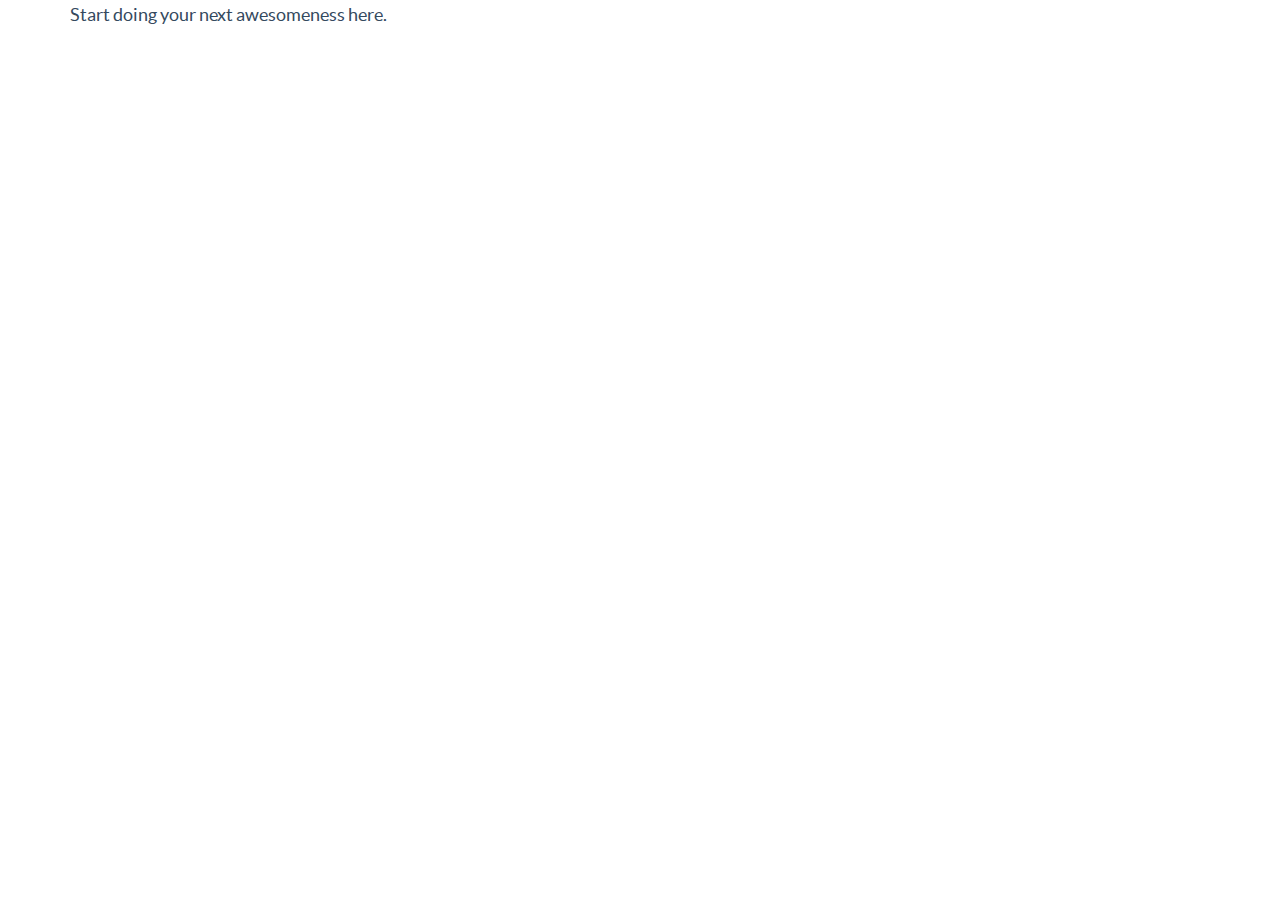
<file: startup/flat-ui/template.html>
<!DOCTYPE html>
<html lang="en">
  <head>
    <meta charset="utf-8">
    <title>Flat UI Free</title>
    <meta name="viewport" content="width=device-width, initial-scale=1.0">

    <!-- Loading Bootstrap -->
    <link href="bootstrap/css/bootstrap.css" rel="stylesheet">

    <!-- Loading Flat UI -->
    <link href="css/flat-ui.css" rel="stylesheet">

    <link rel="shortcut icon" href="images/favicon.ico">

    <!-- HTML5 shim, for IE6-8 support of HTML5 elements. All other JS at the end of file. -->
    <!--[if lt IE 9]>
      <script src="js/html5shiv.js"></script>
      <script src="js/respond.min.js"></script>
    <![endif]-->
  </head>
  <body>
    <div class="container">
        Start doing your next awesomeness here.
    </div>
    <!-- /.container -->


    <!-- Load JS here for greater good =============================-->
    <script src="js/jquery-1.8.3.min.js"></script>
    <script src="js/jquery-ui-1.10.3.custom.min.js"></script>
    <script src="js/jquery.ui.touch-punch.min.js"></script>
    <script src="js/bootstrap.min.js"></script>
    <script src="js/bootstrap-select.js"></script>
    <script src="js/bootstrap-switch.js"></script>
    <script src="js/flatui-checkbox.js"></script>
    <script src="js/flatui-radio.js"></script>
    <script src="js/jquery.tagsinput.js"></script>
    <script src="js/jquery.placeholder.js"></script>
  </body>
</html>
</file>
<file: startup/flat-ui/css/flat-ui.css>
@font-face {
  font-family: 'Lato';
  src: url('../fonts/lato/lato-black.eot');
  src: url('../fonts/lato/lato-black.eot?#iefix') format('embedded-opentype'), url('../fonts/lato/lato-black.woff') format('woff'), url('../fonts/lato/lato-black.ttf') format('truetype'), url('../fonts/lato/lato-black.svg#latoblack') format('svg');
  font-weight: 900;
  font-style: normal;
}
@font-face {
  font-family: 'Lato';
  src: url('../fonts/lato/lato-bold.eot');
  src: url('../fonts/lato/lato-bold.eot?#iefix') format('embedded-opentype'), url('../fonts/lato/lato-bold.woff') format('woff'), url('../fonts/lato/lato-bold.ttf') format('truetype'), url('../fonts/lato/lato-bold.svg#latobold') format('svg');
  font-weight: bold;
  font-style: normal;
}
@font-face {
  font-family: 'Lato';
  src: url('../fonts/lato/lato-bolditalic.eot');
  src: url('../fonts/lato/lato-bolditalic.eot?#iefix') format('embedded-opentype'), url('../fonts/lato/lato-bolditalic.woff') format('woff'), url('../fonts/lato/lato-bolditalic.ttf') format('truetype'), url('../fonts/lato/lato-bolditalic.svg#latobold-italic') format('svg');
  font-weight: bold;
  font-style: italic;
}
@font-face {
  font-family: 'Lato';
  src: url('../fonts/lato/lato-italic.eot');
  src: url('../fonts/lato/lato-italic.eot?#iefix') format('embedded-opentype'), url('../fonts/lato/lato-italic.woff') format('woff'), url('../fonts/lato/lato-italic.ttf') format('truetype'), url('../fonts/lato/lato-italic.svg#latoitalic') format('svg');
  font-weight: normal;
  font-style: italic;
}
@font-face {
  font-family: 'Lato';
  src: url('../fonts/lato/lato-light.eot');
  src: url('../fonts/lato/lato-light.eot?#iefix') format('embedded-opentype'), url('../fonts/lato/lato-light.woff') format('woff'), url('../fonts/lato/lato-light.ttf') format('truetype'), url('../fonts/lato/lato-light.svg#latolight') format('svg');
  font-weight: 300;
  font-style: normal;
}
@font-face {
  font-family: 'Lato';
  src: url('../fonts/lato/lato-regular.eot');
  src: url('../fonts/lato/lato-regular.eot?#iefix') format('embedded-opentype'), url('../fonts/lato/lato-regular.woff') format('woff'), url('../fonts/lato/lato-regular.ttf') format('truetype'), url('../fonts/lato/lato-regular.svg#latoregular') format('svg');
  font-weight: normal;
  font-style: normal;
}
@font-face {
  font-family: "Flat-UI-Icons";
  src: url('../fonts/flat-ui-icons-regular.eot');
  src: url('../fonts/flat-ui-icons-regular.eot?#iefix') format('embedded-opentype'), url('../fonts/flat-ui-icons-regular.woff') format('woff'), url('../fonts/flat-ui-icons-regular.ttf') format('truetype'), url('../fonts/flat-ui-icons-regular.svg#flat-ui-icons-regular') format('svg');
  font-weight: normal;
  font-style: normal;
}
/* Use the following CSS code if you want to use data attributes for inserting your icons */
[data-icon]:before {
  font-family: 'Flat-UI-Icons';
  content: attr(data-icon);
  speak: none;
  font-weight: normal;
  font-variant: normal;
  text-transform: none;
  -webkit-font-smoothing: antialiased;
  -moz-osx-font-smoothing: grayscale;
}
/* Use the following CSS code if you want to have a class per icon */
/*
Instead of a list of all class selectors,
you can use the generic selector below, but it's slower:
[class*="fui-"] {
*/
.fui-arrow-right,
.fui-arrow-left,
.fui-cmd,
.fui-check-inverted,
.fui-heart,
.fui-location,
.fui-plus,
.fui-check,
.fui-cross,
.fui-list,
.fui-new,
.fui-video,
.fui-photo,
.fui-volume,
.fui-time,
.fui-eye,
.fui-chat,
.fui-search,
.fui-user,
.fui-mail,
.fui-lock,
.fui-gear,
.fui-radio-unchecked,
.fui-radio-checked,
.fui-checkbox-unchecked,
.fui-checkbox-checked,
.fui-calendar-solid,
.fui-pause,
.fui-play,
.fui-check-inverted-2 {
  display: inline-block;
  font-family: 'Flat-UI-Icons';
  speak: none;
  font-style: normal;
  font-weight: normal;
  font-variant: normal;
  text-transform: none;
  -webkit-font-smoothing: antialiased;
  -moz-osx-font-smoothing: grayscale;
}
.fui-arrow-right:before {
  content: "\e02c";
}
.fui-arrow-left:before {
  content: "\e02d";
}
.fui-cmd:before {
  content: "\e02f";
}
.fui-check-inverted:before {
  content: "\e006";
}
.fui-heart:before {
  content: "\e007";
}
.fui-location:before {
  content: "\e008";
}
.fui-plus:before {
  content: "\e009";
}
.fui-check:before {
  content: "\e00a";
}
.fui-cross:before {
  content: "\e00b";
}
.fui-list:before {
  content: "\e00c";
}
.fui-new:before {
  content: "\e00d";
}
.fui-video:before {
  content: "\e00e";
}
.fui-photo:before {
  content: "\e00f";
}
.fui-volume:before {
  content: "\e010";
}
.fui-time:before {
  content: "\e011";
}
.fui-eye:before {
  content: "\e012";
}
.fui-chat:before {
  content: "\e013";
}
.fui-search:before {
  content: "\e01c";
}
.fui-user:before {
  content: "\e01d";
}
.fui-mail:before {
  content: "\e01e";
}
.fui-lock:before {
  content: "\e01f";
}
.fui-gear:before {
  content: "\e024";
}
.fui-radio-unchecked:before {
  content: "\e02b";
}
.fui-radio-checked:before {
  content: "\e032";
}
.fui-checkbox-unchecked:before {
  content: "\e033";
}
.fui-checkbox-checked:before {
  content: "\e034";
}
.fui-calendar-solid:before {
  content: "\e022";
}
.fui-pause:before {
  content: "\e03b";
}
.fui-play:before {
  content: "\e03c";
}
.fui-check-inverted-2:before {
  content: "\e000";
}
.dropdown-arrow-inverse {
  border-bottom-color: #34495e !important;
  border-top-color: #34495e !important;
}
body {
  font-family: "Lato", Helvetica, Arial, sans-serif;
  font-size: 18px;
  line-height: 1.72222;
  color: #34495e;
  background-color: #ffffff;
}
a {
  color: #16a085;
  text-decoration: none;
  -webkit-transition: 0.25s;
  transition: 0.25s;
}
a:hover,
a:focus {
  color: #1abc9c;
  text-decoration: none;
}
a:focus {
  outline: none;
}
.img-rounded {
  border-radius: 6px;
}
.img-thumbnail {
  padding: 4px;
  line-height: 1.72222;
  background-color: #ffffff;
  border: 2px solid #bdc3c7;
  border-radius: 6px;
  -webkit-transition: all 0.25s ease-in-out;
  transition: all 0.25s ease-in-out;
  display: inline-block;
  max-width: 100%;
  height: auto;
}
.img-comment {
  font-size: 15px;
  line-height: 1.2;
  font-style: italic;
  margin: 24px 0;
}
h1,
h2,
h3,
h4,
h5,
h6,
.h1,
.h2,
.h3,
.h4,
.h5,
.h6 {
  font-family: inherit;
  font-weight: 700;
  line-height: 1.1;
  color: inherit;
}
h1 small,
h2 small,
h3 small,
h4 small,
h5 small,
h6 small,
.h1 small,
.h2 small,
.h3 small,
.h4 small,
.h5 small,
.h6 small {
  color: #e7e9ec;
}
h1,
h2,
h3 {
  margin-top: 30px;
  margin-bottom: 15px;
}
h4,
h5,
h6 {
  margin-top: 15px;
  margin-bottom: 15px;
}
h6 {
  font-weight: normal;
}
h1,
.h1 {
  font-size: 61px;
}
h2,
.h2 {
  font-size: 53px;
}
h3,
.h3 {
  font-size: 40px;
}
h4,
.h4 {
  font-size: 29px;
}
h5,
.h5 {
  font-size: 28px;
}
h6,
.h6 {
  font-size: 24px;
}
p {
  font-size: 18px;
  line-height: 1.72222;
  margin: 0 0 15px;
}
.lead {
  margin-bottom: 30px;
  font-size: 28px;
  line-height: 1.46428571;
  font-weight: 300;
}
@media (min-width: 768px) {
  .lead {
    font-size: 30.006px;
  }
}
small,
.small {
  font-size: 83%;
  line-height: 2.067;
}
.text-muted {
  color: #bdc3c7;
}
.text-inverse {
  color: #ffffff;
}
.text-primary {
  color: #1abc9c;
}
a.text-primary:hover {
  color: #15967d;
}
.text-warning {
  color: #f1c40f;
}
a.text-warning:hover {
  color: #c19d0c;
}
.text-danger {
  color: #e74c3c;
}
a.text-danger:hover {
  color: #b93d30;
}
.text-success {
  color: #2ecc71;
}
a.text-success:hover {
  color: #25a35a;
}
.text-info {
  color: #3498db;
}
a.text-info:hover {
  color: #2a7aaf;
}
.bg-primary {
  color: #ffffff;
  background-color: #34495e;
}
a.bg-primary:hover {
  background-color: #222f3d;
}
.bg-success {
  background-color: #dff0d8;
}
a.bg-success:hover {
  background-color: #c1e2b3;
}
.bg-info {
  background-color: #d9edf7;
}
a.bg-info:hover {
  background-color: #afd9ee;
}
.bg-warning {
  background-color: #fcf8e3;
}
a.bg-warning:hover {
  background-color: #f7ecb5;
}
.bg-danger {
  background-color: #f2dede;
}
a.bg-danger:hover {
  background-color: #e4b9b9;
}
.page-header {
  padding-bottom: 14px;
  margin: 60px 0 30px;
  border-bottom: 1px solid #e7e9ec;
}
ul,
ol {
  margin-bottom: 15px;
}
dl {
  margin-bottom: 30px;
}
dt,
dd {
  line-height: 1.72222;
}
@media (min-width: 768px) {
  .dl-horizontal dt {
    width: 160px;
  }
  .dl-horizontal dd {
    margin-left: 180px;
  }
}
abbr[title],
abbr[data-original-title] {
  border-bottom: 1px dotted #bdc3c7;
}
blockquote {
  border-left: 3px solid #e7e9ec;
  padding: 0 0 0 16px;
  margin: 0 0 30px;
}
blockquote p {
  font-size: 20px;
  line-height: 1.55;
  font-weight: normal;
  margin-bottom: .4em;
}
blockquote small,
blockquote .small {
  font-size: 18px;
  line-height: 1.72222;
  font-style: italic;
  color: inherit;
}
blockquote small:before,
blockquote .small:before {
  content: "";
}
blockquote.pull-right {
  padding-right: 16px;
  padding-left: 0;
  border-right: 3px solid #e7e9ec;
  border-left: 0;
}
blockquote.pull-right small:after {
  content: "";
}
address {
  margin-bottom: 30px;
  line-height: 1.72222;
}
code,
kbd,
pre,
samp {
  font-family: Monaco, Menlo, Consolas, "Courier New", monospace;
}
code {
  padding: 2px 6px;
  font-size: 85%;
  color: #c7254e;
  background-color: #f9f2f4;
  border-radius: 4px;
}
kbd {
  padding: 2px 6px;
  font-size: 85%;
  color: #ffffff;
  background-color: #34495e;
  border-radius: 4px;
  box-shadow: none;
}
pre {
  padding: 8px;
  margin: 0 0 15px;
  font-size: 13px;
  line-height: 1.72222;
  color: inherit;
  background-color: #ffffff;
  border: 2px solid #e7e9ec;
  border-radius: 6px;
  white-space: pre;
}
.pre-scrollable {
  max-height: 340px;
}
.thumbnail {
  display: block;
  padding: 4px;
  margin-bottom: 5px;
  line-height: 1.72222;
  background-color: #ffffff;
  border: 2px solid #bdc3c7;
  border-radius: 6px;
  -webkit-transition: all 0.25s ease-in-out;
  transition: all 0.25s ease-in-out;
}
.thumbnail > img,
.thumbnail a > img {
  display: block;
  max-width: 100%;
  height: auto;
  margin-left: auto;
  margin-right: auto;
}
a.thumbnail:hover,
a.thumbnail:focus,
a.thumbnail.active {
  border-color: #16a085;
}
.thumbnail .caption {
  padding: 9px;
  color: #34495e;
}
.btn {
  border: none;
  font-size: 15px;
  font-weight: normal;
  line-height: 1.4;
  border-radius: 4px;
  padding: 10px 15px;
  -webkit-font-smoothing: subpixel-antialiased;
  -webkit-transition: border .25s linear, color .25s linear, background-color .25s linear;
  transition: border .25s linear, color .25s linear, background-color .25s linear;
}
.btn:hover,
.btn:focus {
  outline: none;
  color: #ffffff;
}
.btn:active,
.btn.active {
  outline: none;
  -webkit-box-shadow: none;
  box-shadow: none;
}
.btn.disabled,
.btn[disabled],
fieldset[disabled] .btn {
  background-color: #bdc3c7;
  color: rgba(255, 255, 255, 0.75);
  opacity: 0.7;
  filter: alpha(opacity=70);
}
.btn > [class^="fui-"] {
  margin: 0 1px;
  position: relative;
  line-height: 1;
  top: 1px;
}
.btn-xs.btn > [class^="fui-"] {
  font-size: 11px;
  top: 0;
}
.btn-hg.btn > [class^="fui-"] {
  top: 2px;
}
.btn-default {
  color: #ffffff;
  background-color: #bdc3c7;
}
.btn-default:hover,
.btn-default:focus,
.btn-default:active,
.btn-default.active,
.open .dropdown-toggle.btn-default {
  color: #ffffff;
  background-color: #cacfd2;
  border-color: #cacfd2;
}
.btn-default:active,
.btn-default.active,
.open .dropdown-toggle.btn-default {
  background: #a1a6a9;
  border-color: #a1a6a9;
}
.btn-default.disabled,
.btn-default[disabled],
fieldset[disabled] .btn-default,
.btn-default.disabled:hover,
.btn-default[disabled]:hover,
fieldset[disabled] .btn-default:hover,
.btn-default.disabled:focus,
.btn-default[disabled]:focus,
fieldset[disabled] .btn-default:focus,
.btn-default.disabled:active,
.btn-default[disabled]:active,
fieldset[disabled] .btn-default:active,
.btn-default.disabled.active,
.btn-default[disabled].active,
fieldset[disabled] .btn-default.active {
  background-color: #bdc3c7;
  border-color: #bdc3c7;
}
.btn-primary {
  color: #ffffff;
  background-color: #1abc9c;
}
.btn-primary:hover,
.btn-primary:focus,
.btn-primary:active,
.btn-primary.active,
.open .dropdown-toggle.btn-primary {
  color: #ffffff;
  background-color: #48c9b0;
  border-color: #48c9b0;
}
.btn-primary:active,
.btn-primary.active,
.open .dropdown-toggle.btn-primary {
  background: #16a085;
  border-color: #16a085;
}
.btn-primary.disabled,
.btn-primary[disabled],
fieldset[disabled] .btn-primary,
.btn-primary.disabled:hover,
.btn-primary[disabled]:hover,
fieldset[disabled] .btn-primary:hover,
.btn-primary.disabled:focus,
.btn-primary[disabled]:focus,
fieldset[disabled] .btn-primary:focus,
.btn-primary.disabled:active,
.btn-primary[disabled]:active,
fieldset[disabled] .btn-primary:active,
.btn-primary.disabled.active,
.btn-primary[disabled].active,
fieldset[disabled] .btn-primary.active {
  background-color: #1abc9c;
  border-color: #1abc9c;
}
.btn-info {
  color: #ffffff;
  background-color: #3498db;
}
.btn-info:hover,
.btn-info:focus,
.btn-info:active,
.btn-info.active,
.open .dropdown-toggle.btn-info {
  color: #ffffff;
  background-color: #5dade2;
  border-color: #5dade2;
}
.btn-info:active,
.btn-info.active,
.open .dropdown-toggle.btn-info {
  background: #2c81ba;
  border-color: #2c81ba;
}
.btn-info.disabled,
.btn-info[disabled],
fieldset[disabled] .btn-info,
.btn-info.disabled:hover,
.btn-info[disabled]:hover,
fieldset[disabled] .btn-info:hover,
.btn-info.disabled:focus,
.btn-info[disabled]:focus,
fieldset[disabled] .btn-info:focus,
.btn-info.disabled:active,
.btn-info[disabled]:active,
fieldset[disabled] .btn-info:active,
.btn-info.disabled.active,
.btn-info[disabled].active,
fieldset[disabled] .btn-info.active {
  background-color: #3498db;
  border-color: #3498db;
}
.btn-danger {
  color: #ffffff;
  background-color: #e74c3c;
}
.btn-danger:hover,
.btn-danger:focus,
.btn-danger:active,
.btn-danger.active,
.open .dropdown-toggle.btn-danger {
  color: #ffffff;
  background-color: #ec7063;
  border-color: #ec7063;
}
.btn-danger:active,
.btn-danger.active,
.open .dropdown-toggle.btn-danger {
  background: #c44133;
  border-color: #c44133;
}
.btn-danger.disabled,
.btn-danger[disabled],
fieldset[disabled] .btn-danger,
.btn-danger.disabled:hover,
.btn-danger[disabled]:hover,
fieldset[disabled] .btn-danger:hover,
.btn-danger.disabled:focus,
.btn-danger[disabled]:focus,
fieldset[disabled] .btn-danger:focus,
.btn-danger.disabled:active,
.btn-danger[disabled]:active,
fieldset[disabled] .btn-danger:active,
.btn-danger.disabled.active,
.btn-danger[disabled].active,
fieldset[disabled] .btn-danger.active {
  background-color: #e74c3c;
  border-color: #e74c3c;
}
.btn-success {
  color: #ffffff;
  background-color: #2ecc71;
}
.btn-success:hover,
.btn-success:focus,
.btn-success:active,
.btn-success.active,
.open .dropdown-toggle.btn-success {
  color: #ffffff;
  background-color: #58d68d;
  border-color: #58d68d;
}
.btn-success:active,
.btn-success.active,
.open .dropdown-toggle.btn-success {
  background: #27ad60;
  border-color: #27ad60;
}
.btn-success.disabled,
.btn-success[disabled],
fieldset[disabled] .btn-success,
.btn-success.disabled:hover,
.btn-success[disabled]:hover,
fieldset[disabled] .btn-success:hover,
.btn-success.disabled:focus,
.btn-success[disabled]:focus,
fieldset[disabled] .btn-success:focus,
.btn-success.disabled:active,
.btn-success[disabled]:active,
fieldset[disabled] .btn-success:active,
.btn-success.disabled.active,
.btn-success[disabled].active,
fieldset[disabled] .btn-success.active {
  background-color: #2ecc71;
  border-color: #2ecc71;
}
.btn-warning {
  color: #ffffff;
  background-color: #f1c40f;
}
.btn-warning:hover,
.btn-warning:focus,
.btn-warning:active,
.btn-warning.active,
.open .dropdown-toggle.btn-warning {
  color: #ffffff;
  background-color: #f5d313;
  border-color: #f5d313;
}
.btn-warning:active,
.btn-warning.active,
.open .dropdown-toggle.btn-warning {
  background: #cda70d;
  border-color: #cda70d;
}
.btn-warning.disabled,
.btn-warning[disabled],
fieldset[disabled] .btn-warning,
.btn-warning.disabled:hover,
.btn-warning[disabled]:hover,
fieldset[disabled] .btn-warning:hover,
.btn-warning.disabled:focus,
.btn-warning[disabled]:focus,
fieldset[disabled] .btn-warning:focus,
.btn-warning.disabled:active,
.btn-warning[disabled]:active,
fieldset[disabled] .btn-warning:active,
.btn-warning.disabled.active,
.btn-warning[disabled].active,
fieldset[disabled] .btn-warning.active {
  background-color: #f1c40f;
  border-color: #f1c40f;
}
.btn-inverse {
  color: #ffffff;
  background-color: #34495e;
}
.btn-inverse:hover,
.btn-inverse:focus,
.btn-inverse:active,
.btn-inverse.active,
.open .dropdown-toggle.btn-inverse {
  color: #ffffff;
  background-color: #415b76;
  border-color: #415b76;
}
.btn-inverse:active,
.btn-inverse.active,
.open .dropdown-toggle.btn-inverse {
  background: #2c3e50;
  border-color: #2c3e50;
}
.btn-inverse.disabled,
.btn-inverse[disabled],
fieldset[disabled] .btn-inverse,
.btn-inverse.disabled:hover,
.btn-inverse[disabled]:hover,
fieldset[disabled] .btn-inverse:hover,
.btn-inverse.disabled:focus,
.btn-inverse[disabled]:focus,
fieldset[disabled] .btn-inverse:focus,
.btn-inverse.disabled:active,
.btn-inverse[disabled]:active,
fieldset[disabled] .btn-inverse:active,
.btn-inverse.disabled.active,
.btn-inverse[disabled].active,
fieldset[disabled] .btn-inverse.active {
  background-color: #34495e;
  border-color: #34495e;
}
.btn-embossed {
  -webkit-box-shadow: inset 0 -2px 0 rgba(0, 0, 0, 0.15);
  box-shadow: inset 0 -2px 0 rgba(0, 0, 0, 0.15);
}
.btn-embossed.active,
.btn-embossed:active {
  -webkit-box-shadow: inset 0 2px 0 rgba(0, 0, 0, 0.15);
  box-shadow: inset 0 2px 0 rgba(0, 0, 0, 0.15);
}
.btn-wide {
  min-width: 140px;
  padding-left: 30px;
  padding-right: 30px;
}
.btn-link {
  color: #16a085;
}
.btn-link:hover,
.btn-link:focus {
  color: #1abc9c;
  text-decoration: underline;
  background-color: transparent;
}
.btn-link[disabled]:hover,
fieldset[disabled] .btn-link:hover,
.btn-link[disabled]:focus,
fieldset[disabled] .btn-link:focus {
  color: #bdc3c7;
  text-decoration: none;
}
.btn-hg {
  padding: 13px 20px;
  font-size: 22px;
  line-height: 1.227;
  border-radius: 6px;
}
.btn-lg {
  padding: 10px 19px;
  font-size: 17px;
  line-height: 1.471;
  border-radius: 6px;
}
.btn-sm {
  padding: 9px 13px;
  font-size: 13px;
  line-height: 1.385;
  border-radius: 4px;
}
.btn-xs {
  padding: 6px 9px;
  font-size: 12px;
  line-height: 1.083;
  border-radius: 3px;
}
.btn-tip {
  font-weight: 300;
  padding-left: 10px;
  font-size: 92%;
}
.btn-block {
  white-space: normal;
}
.btn-default .caret {
  border-top-color: #ffffff;
}
.btn-primary .caret,
.btn-success .caret,
.btn-warning .caret,
.btn-danger .caret,
.btn-info .caret {
  border-top-color: #ffffff;
}
.dropup .btn-default .caret {
  border-bottom-color: #ffffff;
}
.dropup .btn-primary .caret,
.dropup .btn-success .caret,
.dropup .btn-warning .caret,
.dropup .btn-danger .caret,
.dropup .btn-info .caret {
  border-bottom-color: #ffffff;
}
.btn-group-xs > .btn {
  padding: 6px 9px;
  font-size: 12px;
  line-height: 1.083;
  border-radius: 3px;
}
.btn-group-sm > .btn {
  padding: 9px 13px;
  font-size: 13px;
  line-height: 1.385;
  border-radius: 4px;
}
.btn-group-lg > .btn {
  padding: 10px 19px;
  font-size: 17px;
  line-height: 1.471;
  border-radius: 6px;
}
.btn-group-gh > .btn {
  padding: 13px 20px;
  font-size: 22px;
  line-height: 1.227;
  border-radius: 6px;
}
.btn-group > .btn + .btn {
  margin-left: 0;
}
.btn-group > .btn + .dropdown-toggle {
  border-left: 2px solid rgba(52, 73, 94, 0.15);
  padding-left: 12px;
  padding-right: 12px;
}
.btn-group > .btn + .dropdown-toggle .caret {
  margin-left: 3px;
  margin-right: 3px;
}
.btn-group > .btn.btn-gh + .dropdown-toggle .caret {
  margin-left: 7px;
  margin-right: 7px;
}
.btn-group > .btn.btn-sm + .dropdown-toggle .caret {
  margin-left: 0;
  margin-right: 0;
}
.dropdown-toggle .caret {
  margin-left: 8px;
}
.btn-group > .btn,
.btn-group > .dropdown-menu,
.btn-group > .popover {
  font-weight: 400;
}
.btn-group:focus .dropdown-toggle {
  outline: none;
  -webkit-transition: 0.25s;
  transition: 0.25s;
}
.btn-group.open .dropdown-toggle {
  color: rgba(255, 255, 255, 0.75);
  -webkit-box-shadow: none;
  box-shadow: none;
}
.btn-toolbar .btn.active {
  color: #ffffff;
}
.btn-toolbar .btn > [class^="fui-"] {
  font-size: 16px;
  margin: 0 1px;
}
.caret {
  border-width: 8px 6px;
  border-bottom-color: #34495e;
  border-top-color: #34495e;
  border-style: solid;
  border-bottom-style: none;
  -webkit-transition: 0.25s;
  transition: 0.25s;
  -webkit-transform: scale(1.001, );
  -ms-transform: scale(1.001, );
  transform: scale(1.001, );
}
.dropup .caret,
.dropup .btn-lg .caret,
.navbar-fixed-bottom .dropdown .caret {
  border-bottom-width: 8px;
}
.btn-lg .caret {
  border-top-width: 8px;
  border-right-width: 6px;
  border-left-width: 6px;
}
.select {
  display: inline-block;
  margin-bottom: 10px;
}
[class*="span"] > .select[class*="span"] {
  margin-left: 0;
}
.select[class*="span"] .btn {
  width: 100%;
}
.select.select-block {
  display: block;
  float: none;
  margin-left: 0;
  width: auto;
}
.select.select-block:before,
.select.select-block:after {
  content: " ";
  /* 1 */

  display: table;
  /* 2 */

}
.select.select-block:after {
  clear: both;
}
.select.select-block .btn {
  width: 100%;
}
.select.select-block .dropdown-menu {
  width: 100%;
}
.select .btn {
  width: 220px;
}
.select .btn.btn-hg .filter-option {
  left: 20px;
  right: 40px;
  top: 13px;
}
.select .btn.btn-hg .caret {
  right: 20px;
}
.select .btn.btn-lg .filter-option {
  left: 18px;
  right: 38px;
}
.select .btn.btn-sm .filter-option {
  left: 13px;
  right: 33px;
}
.select .btn.btn-sm .caret {
  right: 13px;
}
.select .btn.btn-xs .filter-option {
  left: 13px;
  right: 33px;
  top: 5px;
}
.select .btn.btn-xs .caret {
  right: 13px;
}
.select .btn .filter-option {
  height: 26px;
  left: 13px;
  overflow: hidden;
  position: absolute;
  right: 33px;
  text-align: left;
  top: 10px;
}
.select .btn .caret {
  position: absolute;
  right: 16px;
  top: 50%;
  margin-top: -3px;
}
.select .btn .dropdown-toggle {
  border-radius: 6px;
}
.select .btn .dropdown-menu {
  min-width: 100%;
}
.select .btn .dropdown-menu dt {
  cursor: default;
  display: block;
  padding: 3px 20px;
}
.select .btn .dropdown-menu li:not(.disabled) > a:hover small {
  color: rgba(255, 255, 255, 0.004);
}
.select .btn .dropdown-menu li > a {
  min-height: 20px;
}
.select .btn .dropdown-menu li > a.opt {
  padding-left: 35px;
}
.select .btn .dropdown-menu li small {
  padding-left: .5em;
}
.select .btn .dropdown-menu li > dt small {
  font-weight: normal;
}
.select .btn > .disabled,
.select .btn .dropdown-menu li.disabled > a {
  cursor: default;
}
.select .caret {
  border-bottom-color: #ffffff;
  border-top-color: #ffffff;
}
legend {
  display: block;
  width: 100%;
  padding: 0;
  margin-bottom: 15px;
  font-size: 24px;
  line-height: inherit;
  color: inherit;
  border-bottom: none;
}
textarea {
  font-size: 20px;
  line-height: 24px;
  padding: 5px 11px;
}
input[type="search"] {
  -webkit-appearance: none !important;
}
label {
  font-weight: normal;
  font-size: 15px;
  line-height: 2.4;
}
.form-control:-moz-placeholder {
  color: #b2bcc5;
}
.form-control::-moz-placeholder {
  color: #b2bcc5;
  opacity: 1;
}
.form-control:-ms-input-placeholder {
  color: #b2bcc5;
}
.form-control::-webkit-input-placeholder {
  color: #b2bcc5;
}
.form-control.placeholder {
  color: #b2bcc5;
}
.form-control {
  border: 2px solid #bdc3c7;
  color: #34495e;
  font-family: "Lato", Helvetica, Arial, sans-serif;
  font-size: 15px;
  line-height: 1.467;
  padding: 8px 12px;
  height: 42px;
  -webkit-appearance: none;
  border-radius: 6px;
  -webkit-box-shadow: none;
  box-shadow: none;
  -webkit-transition: border .25s linear, color .25s linear, background-color .25s linear;
  transition: border .25s linear, color .25s linear, background-color .25s linear;
}
.form-group.focus .form-control,
.form-control:focus {
  border-color: #1abc9c;
  outline: 0;
  -webkit-box-shadow: none;
  box-shadow: none;
}
.form-control[disabled],
.form-control[readonly],
fieldset[disabled] .form-control {
  background-color: #f4f6f6;
  border-color: #d5dbdb;
  color: #d5dbdb;
  cursor: default;
  opacity: 0.7;
  filter: alpha(opacity=70);
}
.form-control.flat {
  border-color: transparent;
}
.form-control.flat:hover {
  border-color: #bdc3c7;
}
.form-control.flat:focus {
  border-color: #1abc9c;
}
.input-sm {
  height: 35px;
  padding: 6px 10px;
  font-size: 13px;
  line-height: 1.462;
  border-radius: 6px;
}
select.input-sm {
  height: 35px;
  line-height: 35px;
}
textarea.input-sm,
select[multiple].input-sm {
  height: auto;
}
.input-lg {
  height: 45px;
  padding: 10px 15px;
  font-size: 17px;
  line-height: 1.235;
  border-radius: 6px;
}
select.input-lg {
  height: 45px;
  line-height: 45px;
}
textarea.input-lg,
select[multiple].input-lg {
  height: auto;
}
.input-hg {
  height: 53px;
  padding: 10px 16px;
  font-size: 22px;
  line-height: 1.318;
  border-radius: 6px;
}
select.input-hg {
  height: 53px;
  line-height: 53px;
}
textarea.input-hg,
select[multiple].input-hg {
  height: auto;
}
.has-warning .help-block,
.has-warning .control-label,
.has-warning .radio,
.has-warning .checkbox,
.has-warning .radio-inline,
.has-warning .checkbox-inline {
  color: #f1c40f;
}
.has-warning .form-control {
  color: #f1c40f;
  border-color: #f1c40f;
  -webkit-box-shadow: none;
  box-shadow: none;
}
.has-warning .form-control:-moz-placeholder {
  color: #f1c40f;
}
.has-warning .form-control::-moz-placeholder {
  color: #f1c40f;
  opacity: 1;
}
.has-warning .form-control:-ms-input-placeholder {
  color: #f1c40f;
}
.has-warning .form-control::-webkit-input-placeholder {
  color: #f1c40f;
}
.has-warning .form-control.placeholder {
  color: #f1c40f;
}
.has-warning .form-control:focus {
  border-color: #f1c40f;
  -webkit-box-shadow: none;
  box-shadow: none;
}
.has-warning .input-group-addon {
  color: #f1c40f;
  border-color: #f1c40f;
  background-color: #ffffff;
}
.has-error .help-block,
.has-error .control-label,
.has-error .radio,
.has-error .checkbox,
.has-error .radio-inline,
.has-error .checkbox-inline {
  color: #e74c3c;
}
.has-error .form-control {
  color: #e74c3c;
  border-color: #e74c3c;
  -webkit-box-shadow: none;
  box-shadow: none;
}
.has-error .form-control:-moz-placeholder {
  color: #e74c3c;
}
.has-error .form-control::-moz-placeholder {
  color: #e74c3c;
  opacity: 1;
}
.has-error .form-control:-ms-input-placeholder {
  color: #e74c3c;
}
.has-error .form-control::-webkit-input-placeholder {
  color: #e74c3c;
}
.has-error .form-control.placeholder {
  color: #e74c3c;
}
.has-error .form-control:focus {
  border-color: #e74c3c;
  -webkit-box-shadow: none;
  box-shadow: none;
}
.has-error .input-group-addon {
  color: #e74c3c;
  border-color: #e74c3c;
  background-color: #ffffff;
}
.has-success .help-block,
.has-success .control-label,
.has-success .radio,
.has-success .checkbox,
.has-success .radio-inline,
.has-success .checkbox-inline {
  color: #2ecc71;
}
.has-success .form-control {
  color: #2ecc71;
  border-color: #2ecc71;
  -webkit-box-shadow: none;
  box-shadow: none;
}
.has-success .form-control:-moz-placeholder {
  color: #2ecc71;
}
.has-success .form-control::-moz-placeholder {
  color: #2ecc71;
  opacity: 1;
}
.has-success .form-control:-ms-input-placeholder {
  color: #2ecc71;
}
.has-success .form-control::-webkit-input-placeholder {
  color: #2ecc71;
}
.has-success .form-control.placeholder {
  color: #2ecc71;
}
.has-success .form-control:focus {
  border-color: #2ecc71;
  -webkit-box-shadow: none;
  box-shadow: none;
}
.has-success .input-group-addon {
  color: #2ecc71;
  border-color: #2ecc71;
  background-color: #ffffff;
}
.help-block {
  font-size: 15px;
  margin-bottom: 5px;
  color: inherit;
}
.form-group {
  position: relative;
  margin-bottom: 20px;
}
.form-horizontal .control-label,
.form-horizontal .radio,
.form-horizontal .checkbox,
.form-horizontal .radio-inline,
.form-horizontal .checkbox-inline {
  margin-top: 0;
  margin-bottom: 0;
  padding-top: 6px;
}
.form-horizontal .form-group {
  margin-left: -15px;
  margin-right: -15px;
}
.form-horizontal .form-group:before,
.form-horizontal .form-group:after {
  content: " ";
  /* 1 */

  display: table;
  /* 2 */

}
.form-horizontal .form-group:after {
  clear: both;
}
.form-horizontal .form-control-static {
  padding-top: 6px;
}
.form-group {
  position: relative;
}
.form-control + .input-icon {
  position: absolute;
  top: 2px;
  right: 2px;
  line-height: 37px;
  vertical-align: middle;
  font-size: 20px;
  color: #b2bcc5;
  background-color: #ffffff;
  padding: 0 12px 0 0;
  border-radius: 6px;
}
.input-hg + .input-icon {
  line-height: 49px;
  padding: 0 16px 0 0;
}
.input-lg + .input-icon {
  line-height: 41px;
  padding: 0 15px 0 0;
}
.input-sm + .input-icon {
  font-size: 18px;
  line-height: 30px;
  padding: 0 10px 0 0;
}
.has-success .input-icon {
  color: #2ecc71;
}
.has-warning .input-icon {
  color: #f1c40f;
}
.has-error .input-icon {
  color: #e74c3c;
}
.form-control[disabled] + .input-icon,
.form-control[readonly] + .input-icon,
fieldset[disabled] .form-control + .input-icon,
.form-control.disabled + .input-icon {
  color: #d5dbdb;
  background-color: transparent;
  opacity: 0.7;
  filter: alpha(opacity=70);
}
.input-group-hg > .form-control,
.input-group-hg > .input-group-addon,
.input-group-hg > .input-group-btn > .btn {
  height: 53px;
  padding: 10px 16px;
  font-size: 22px;
  line-height: 1.318;
  border-radius: 6px;
}
select.input-group-hg > .form-control,
select.input-group-hg > .input-group-addon,
select.input-group-hg > .input-group-btn > .btn {
  height: 53px;
  line-height: 53px;
}
textarea.input-group-hg > .form-control,
textarea.input-group-hg > .input-group-addon,
textarea.input-group-hg > .input-group-btn > .btn,
select[multiple].input-group-hg > .form-control,
select[multiple].input-group-hg > .input-group-addon,
select[multiple].input-group-hg > .input-group-btn > .btn {
  height: auto;
}
.input-group-lg > .form-control,
.input-group-lg > .input-group-addon,
.input-group-lg > .input-group-btn > .btn {
  height: 45px;
  padding: 10px 15px;
  font-size: 17px;
  line-height: 1.235;
  border-radius: 6px;
}
select.input-group-lg > .form-control,
select.input-group-lg > .input-group-addon,
select.input-group-lg > .input-group-btn > .btn {
  height: 45px;
  line-height: 45px;
}
textarea.input-group-lg > .form-control,
textarea.input-group-lg > .input-group-addon,
textarea.input-group-lg > .input-group-btn > .btn,
select[multiple].input-group-lg > .form-control,
select[multiple].input-group-lg > .input-group-addon,
select[multiple].input-group-lg > .input-group-btn > .btn {
  height: auto;
}
.input-group-sm > .form-control,
.input-group-sm > .input-group-addon,
.input-group-sm > .input-group-btn > .btn {
  height: 35px;
  padding: 6px 10px;
  font-size: 13px;
  line-height: 1.462;
  border-radius: 6px;
}
select.input-group-sm > .form-control,
select.input-group-sm > .input-group-addon,
select.input-group-sm > .input-group-btn > .btn {
  height: 35px;
  line-height: 35px;
}
textarea.input-group-sm > .form-control,
textarea.input-group-sm > .input-group-addon,
textarea.input-group-sm > .input-group-btn > .btn,
select[multiple].input-group-sm > .form-control,
select[multiple].input-group-sm > .input-group-addon,
select[multiple].input-group-sm > .input-group-btn > .btn {
  height: auto;
}
.input-group-addon {
  padding: 10px 12px;
  font-size: 15px;
  color: #ffffff;
  text-align: center;
  background-color: #bdc3c7;
  border: 1px solid #bdc3c7;
  border-radius: 6px;
  -webkit-transition: border .25s linear, color .25s linear, background-color .25s linear;
  transition: border .25s linear, color .25s linear, background-color .25s linear;
}
.input-group-hg .input-group-addon,
.input-group-lg .input-group-addon,
.input-group-sm .input-group-addon {
  line-height: 1;
}
.input-group .form-control:first-child,
.input-group-addon:first-child,
.input-group-btn:first-child > .btn,
.input-group-btn:first-child > .dropdown-toggle,
.input-group-btn:last-child > .btn:not(:last-child):not(.dropdown-toggle) {
  border-bottom-right-radius: 0;
  border-top-right-radius: 0;
}
.input-group .form-control:last-child,
.input-group-addon:last-child,
.input-group-btn:last-child > .btn,
.input-group-btn:last-child > .dropdown-toggle,
.input-group-btn:first-child > .btn:not(:first-child) {
  border-bottom-left-radius: 0;
  border-top-left-radius: 0;
}
.form-group.focus .input-group-addon,
.input-group.focus .input-group-addon {
  background-color: #1abc9c;
  border-color: #1abc9c;
}
.form-group.focus .input-group-btn > .btn-default + .btn-default,
.input-group.focus .input-group-btn > .btn-default + .btn-default {
  border-left-color: #16a085;
}
.form-group.focus .input-group-btn .btn,
.input-group.focus .input-group-btn .btn {
  border-color: #1abc9c;
  background-color: #ffffff;
  color: #1abc9c;
}
.form-group.focus .input-group-btn .btn-default,
.input-group.focus .input-group-btn .btn-default {
  color: #ffffff;
  background-color: #1abc9c;
}
.form-group.focus .input-group-btn .btn-default:hover,
.input-group.focus .input-group-btn .btn-default:hover,
.form-group.focus .input-group-btn .btn-default:focus,
.input-group.focus .input-group-btn .btn-default:focus,
.form-group.focus .input-group-btn .btn-default:active,
.input-group.focus .input-group-btn .btn-default:active,
.form-group.focus .input-group-btn .btn-default.active,
.input-group.focus .input-group-btn .btn-default.active,
.open .dropdown-toggle.form-group.focus .input-group-btn .btn-default,
.open .dropdown-toggle.input-group.focus .input-group-btn .btn-default {
  color: #ffffff;
  background-color: #48c9b0;
  border-color: #48c9b0;
}
.form-group.focus .input-group-btn .btn-default:active,
.input-group.focus .input-group-btn .btn-default:active,
.form-group.focus .input-group-btn .btn-default.active,
.input-group.focus .input-group-btn .btn-default.active,
.open .dropdown-toggle.form-group.focus .input-group-btn .btn-default,
.open .dropdown-toggle.input-group.focus .input-group-btn .btn-default {
  background: #16a085;
  border-color: #16a085;
}
.form-group.focus .input-group-btn .btn-default.disabled,
.input-group.focus .input-group-btn .btn-default.disabled,
.form-group.focus .input-group-btn .btn-default[disabled],
.input-group.focus .input-group-btn .btn-default[disabled],
fieldset[disabled] .form-group.focus .input-group-btn .btn-default,
fieldset[disabled] .input-group.focus .input-group-btn .btn-default,
.form-group.focus .input-group-btn .btn-default.disabled:hover,
.input-group.focus .input-group-btn .btn-default.disabled:hover,
.form-group.focus .input-group-btn .btn-default[disabled]:hover,
.input-group.focus .input-group-btn .btn-default[disabled]:hover,
fieldset[disabled] .form-group.focus .input-group-btn .btn-default:hover,
fieldset[disabled] .input-group.focus .input-group-btn .btn-default:hover,
.form-group.focus .input-group-btn .btn-default.disabled:focus,
.input-group.focus .input-group-btn .btn-default.disabled:focus,
.form-group.focus .input-group-btn .btn-default[disabled]:focus,
.input-group.focus .input-group-btn .btn-default[disabled]:focus,
fieldset[disabled] .form-group.focus .input-group-btn .btn-default:focus,
fieldset[disabled] .input-group.focus .input-group-btn .btn-default:focus,
.form-group.focus .input-group-btn .btn-default.disabled:active,
.input-group.focus .input-group-btn .btn-default.disabled:active,
.form-group.focus .input-group-btn .btn-default[disabled]:active,
.input-group.focus .input-group-btn .btn-default[disabled]:active,
fieldset[disabled] .form-group.focus .input-group-btn .btn-default:active,
fieldset[disabled] .input-group.focus .input-group-btn .btn-default:active,
.form-group.focus .input-group-btn .btn-default.disabled.active,
.input-group.focus .input-group-btn .btn-default.disabled.active,
.form-group.focus .input-group-btn .btn-default[disabled].active,
.input-group.focus .input-group-btn .btn-default[disabled].active,
fieldset[disabled] .form-group.focus .input-group-btn .btn-default.active,
fieldset[disabled] .input-group.focus .input-group-btn .btn-default.active {
  background-color: #1abc9c;
  border-color: #1abc9c;
}
.input-group-btn .btn {
  background-color: #ffffff;
  border: 2px solid #bdc3c7;
  color: #bdc3c7;
  line-height: 18px;
}
.input-group-btn .btn-default {
  color: #ffffff;
  background-color: #bdc3c7;
}
.input-group-btn .btn-default:hover,
.input-group-btn .btn-default:focus,
.input-group-btn .btn-default:active,
.input-group-btn .btn-default.active,
.open .dropdown-toggle.input-group-btn .btn-default {
  color: #ffffff;
  background-color: #cacfd2;
  border-color: #cacfd2;
}
.input-group-btn .btn-default:active,
.input-group-btn .btn-default.active,
.open .dropdown-toggle.input-group-btn .btn-default {
  background: #a1a6a9;
  border-color: #a1a6a9;
}
.input-group-btn .btn-default.disabled,
.input-group-btn .btn-default[disabled],
fieldset[disabled] .input-group-btn .btn-default,
.input-group-btn .btn-default.disabled:hover,
.input-group-btn .btn-default[disabled]:hover,
fieldset[disabled] .input-group-btn .btn-default:hover,
.input-group-btn .btn-default.disabled:focus,
.input-group-btn .btn-default[disabled]:focus,
fieldset[disabled] .input-group-btn .btn-default:focus,
.input-group-btn .btn-default.disabled:active,
.input-group-btn .btn-default[disabled]:active,
fieldset[disabled] .input-group-btn .btn-default:active,
.input-group-btn .btn-default.disabled.active,
.input-group-btn .btn-default[disabled].active,
fieldset[disabled] .input-group-btn .btn-default.active {
  background-color: #bdc3c7;
  border-color: #bdc3c7;
}
.input-group-hg .input-group-btn .btn {
  line-height: 31px;
}
.input-group-lg .input-group-btn .btn {
  line-height: 21px;
}
.input-group-sm .input-group-btn .btn {
  line-height: 19px;
}
.input-group-btn:first-child > .btn {
  border-right-width: 0;
  margin-right: -2px;
}
.input-group-btn:last-child > .btn {
  border-left-width: 0;
  margin-left: -2px;
}
.input-group-btn > .btn-default + .btn-default {
  border-left: 2px solid #bdc3c7;
}
.input-group-btn > .btn:first-child + .btn .caret {
  margin-left: 0;
}
.input-group-rounded .input-group-btn + .form-control,
.input-group-rounded .input-group-btn:last-child .btn {
  border-bottom-right-radius: 20px;
  border-top-right-radius: 20px;
}
.input-group-hg.input-group-rounded .input-group-btn + .form-control,
.input-group-hg.input-group-rounded .input-group-btn:last-child .btn {
  border-bottom-right-radius: 27px;
  border-top-right-radius: 27px;
}
.input-group-lg.input-group-rounded .input-group-btn + .form-control,
.input-group-lg.input-group-rounded .input-group-btn:last-child .btn {
  border-bottom-right-radius: 25px;
  border-top-right-radius: 25px;
}
.input-group-rounded .form-control:first-child,
.input-group-rounded .input-group-btn:first-child .btn {
  border-bottom-left-radius: 20px;
  border-top-left-radius: 20px;
}
.input-group-hg.input-group-rounded .form-control:first-child,
.input-group-hg.input-group-rounded .input-group-btn:first-child .btn {
  border-bottom-left-radius: 27px;
  border-top-left-radius: 27px;
}
.input-group-lg.input-group-rounded .form-control:first-child,
.input-group-lg.input-group-rounded .input-group-btn:first-child .btn {
  border-bottom-left-radius: 25px;
  border-top-left-radius: 25px;
}
.input-group-rounded .input-group-btn + .form-control {
  padding-left: 0;
}
.checkbox,
.radio {
  margin-bottom: 12px;
  padding-left: 32px;
  position: relative;
  -webkit-transition: color 0.25s linear;
  transition: color 0.25s linear;
  font-size: 14px;
  line-height: 1.5;
}
.checkbox input,
.radio input {
  outline: none !important;
  display: none;
}
.checkbox .icons,
.radio .icons {
  color: #bdc3c7;
  display: block;
  height: 20px;
  left: 0;
  position: absolute;
  top: 0;
  width: 20px;
  text-align: center;
  line-height: 21px;
  font-size: 20px;
  cursor: pointer;
  -webkit-transition: color 0.25s linear;
  transition: color 0.25s linear;
}
.checkbox .icons .first-icon,
.radio .icons .first-icon,
.checkbox .icons .second-icon,
.radio .icons .second-icon {
  display: inline-table;
  position: absolute;
  left: 0;
  top: 0;
  background-color: transparent;
  margin: 0;
  opacity: 1;
  filter: alpha(opacity=100);
}
.checkbox .icons .second-icon,
.radio .icons .second-icon {
  opacity: 0;
  filter: alpha(opacity=0);
}
.checkbox:hover,
.radio:hover {
  -webkit-transition: color 0.25s linear;
  transition: color 0.25s linear;
}
.checkbox:hover .first-icon,
.radio:hover .first-icon {
  opacity: 0;
  filter: alpha(opacity=0);
}
.checkbox:hover .second-icon,
.radio:hover .second-icon {
  opacity: 1;
  filter: alpha(opacity=100);
}
.checkbox.checked,
.radio.checked {
  color: #1abc9c;
}
.checkbox.checked .first-icon,
.radio.checked .first-icon {
  opacity: 0;
  filter: alpha(opacity=0);
}
.checkbox.checked .second-icon,
.radio.checked .second-icon {
  opacity: 1;
  filter: alpha(opacity=100);
  color: #1abc9c;
  -webkit-transition: color 0.25s linear;
  transition: color 0.25s linear;
}
.checkbox.disabled,
.radio.disabled {
  cursor: default;
  color: #e6e8ea;
}
.checkbox.disabled .icons,
.radio.disabled .icons {
  color: #e6e8ea;
}
.checkbox.disabled .first-icon,
.radio.disabled .first-icon {
  opacity: 1;
  filter: alpha(opacity=100);
}
.checkbox.disabled .second-icon,
.radio.disabled .second-icon {
  opacity: 0;
  filter: alpha(opacity=0);
}
.checkbox.disabled.checked .icons,
.radio.disabled.checked .icons {
  color: #e6e8ea;
}
.checkbox.disabled.checked .first-icon,
.radio.disabled.checked .first-icon {
  opacity: 0;
  filter: alpha(opacity=0);
}
.checkbox.disabled.checked .second-icon,
.radio.disabled.checked .second-icon {
  opacity: 1;
  filter: alpha(opacity=100);
  color: #e6e8ea;
}
.checkbox.primary .icons,
.radio.primary .icons {
  color: #34495e;
}
.checkbox.primary.checked,
.radio.primary.checked {
  color: #1abc9c;
}
.checkbox.primary.checked .icons,
.radio.primary.checked .icons {
  color: #1abc9c;
}
.checkbox.primary.disabled,
.radio.primary.disabled {
  cursor: default;
  color: #bdc3c7;
}
.checkbox.primary.disabled .icons,
.radio.primary.disabled .icons {
  color: #bdc3c7;
}
.checkbox.primary.disabled.checked .icons,
.radio.primary.disabled.checked .icons {
  color: #bdc3c7;
}
.radio + .radio,
.checkbox + .checkbox {
  margin-top: 10px;
}
.navbar {
  font-size: 16px;
  min-height: 53px;
  margin-bottom: 30px;
  border: none;
  border-radius: 6px;
}
@media (min-width: 768px) {
  .navbar-header {
    float: left;
  }
}
.navbar-collapse {
  box-shadow: none;
  padding-right: 21px;
  padding-left: 21px;
}
@media (min-width: 768px) {
  .navbar-collapse .navbar-nav.navbar-left:first-child {
    margin-left: -21px;
  }
  .navbar-collapse .navbar-nav.navbar-left:first-child > li:first-child a {
    border-bottom-left-radius: 6px;
    border-top-left-radius: 6px;
  }
  .navbar-collapse .navbar-nav.navbar-right:last-child {
    margin-right: -21px;
  }
  .navbar > .container .navbar-collapse .navbar-nav.navbar-right:last-child {
    margin-right: -36px;
  }
  .navbar-collapse .navbar-nav.navbar-right:last-child > .dropdown:last-child > a {
    border-radius: 0 6px 6px 0;
  }
  .navbar-collapse .navbar-form.navbar-right:last-child {
    margin-right: -17px;
  }
  .navbar-fixed-top .navbar-collapse .navbar-form.navbar-right:last-child,
  .navbar-fixed-bottom .navbar-collapse .navbar-form.navbar-right:last-child {
    margin-right: 0;
  }
}
@media (max-width: 767px) {
  .navbar-collapse .navbar-nav.navbar-right:last-child {
    margin-bottom: 3px;
  }
}
.container > .navbar-header,
.container-fluid > .navbar-header,
.container > .navbar-collapse,
.container-fluid > .navbar-collapse {
  margin-right: -21px;
  margin-left: -21px;
}
@media (min-width: 768px) {
  .container > .navbar-header,
  .container-fluid > .navbar-header,
  .container > .navbar-collapse,
  .container-fluid > .navbar-collapse {
    margin-right: 0;
    margin-left: 0;
  }
}
.navbar-static-top {
  z-index: 1000;
  border-width: 0;
  border-radius: 0;
}
.navbar-fixed-top,
.navbar-fixed-bottom {
  z-index: 1030;
  border-radius: 0;
}
.navbar-fixed-top {
  border-width: 0;
}
.navbar-fixed-bottom {
  margin-bottom: 0;
  border-width: 0;
}
.navbar-brand {
  font-size: 24px;
  line-height: 1.042;
  font-weight: 700;
  padding: 14px 21px;
}
.navbar-brand > [class*="fui-"] {
  font-size: 19px;
  line-height: 1.263;
  vertical-align: top;
}
@media (min-width: 768px) {
  .navbar > .container .navbar-brand,
  .navbar > .container-fluid .navbar-brand {
    margin-left: -21px;
  }
}
.navbar-toggle {
  border: none;
  color: #34495e;
  margin: 0 0 0 21px;
  padding: 0 21px;
  height: 53px;
  line-height: 53px;
}
.navbar-toggle:before {
  color: #16a085;
  content: "\e00c";
  font-family: "Flat-UI-Icons";
  font-size: 22px;
  font-style: normal;
  font-weight: normal;
  -webkit-font-smoothing: antialiased;
  -webkit-transition: color 0.25s linear;
  transition: color 0.25s linear;
}
.navbar-toggle:hover,
.navbar-toggle:focus {
  outline: none;
}
.navbar-toggle:hover:before,
.navbar-toggle:focus:before {
  color: #1abc9c;
}
.navbar-toggle .icon-bar {
  display: none;
}
@media (min-width: 768px) {
  .navbar-toggle {
    display: none;
  }
}
.navbar-nav {
  margin: 0;
}
.navbar-nav > li > a {
  font-size: 16px;
  padding: 15px 21px;
  line-height: 23px;
  font-weight: 700;
}
.navbar-nav .dropdown-toggle .caret {
  border-top-color: #16a085;
  border-bottom-color: #16a085;
  border-width: 8px 6px 0;
  margin-left: 12px;
}
.navbar-nav > li > a:hover,
.navbar-nav > li > a:focus,
.navbar-nav .open > a:focus,
.navbar-nav .open > a:hover {
  background-color: transparent;
}
.navbar-nav > li > a:hover .caret,
.navbar-nav > li > a:focus .caret,
.navbar-nav .open > a:focus .caret,
.navbar-nav .open > a:hover .caret {
  border-top-color: #1abc9c;
  border-bottom-color: #1abc9c;
}
.navbar-nav [class^="fui-"] {
  line-height: 20px;
  position: relative;
  top: 1px;
}
.navbar-nav .visible-sm > [class^="fui-"],
.navbar-nav .visible-xs > [class^="fui-"] {
  margin-left: 12px;
}
@media (max-width: 767px) {
  .navbar-nav {
    margin: 0 -21px;
  }
  .navbar-nav .open .dropdown-menu > li > a,
  .navbar-nav .open .dropdown-menu .dropdown-header {
    padding: 7px 15px 7px 31px !important;
  }
  .navbar-nav .open .dropdown-menu > li > a {
    line-height: 23px;
  }
  .navbar-nav > li > a {
    padding-top: 7px;
    padding-bottom: 7px;
  }
}
.navbar-input {
  height: 35px;
  padding: 5px 10px;
  font-size: 13px;
  line-height: 1.4;
  border-radius: 6px;
}
select.navbar-input {
  height: 35px;
  line-height: 35px;
}
textarea.navbar-input,
select[multiple].navbar-input {
  height: auto;
}
.navbar-form {
  -webkit-box-shadow: none;
  box-shadow: none;
  margin-top: 0;
  margin-bottom: 0;
  padding-right: 19px;
  padding-left: 19px;
  padding-top: 9px;
  padding-bottom: 9px;
}
@media (max-width: 767px) {
  .navbar-form .form-group {
    margin-bottom: 5px;
  }
}
@media (max-width: 767px) {
  .navbar-form {
    margin: 3px -21px;
    width: auto;
  }
}
@media (min-width: 768px) {
  .navbar-nav + .navbar-form.navbar-left,
  .navbar-form.navbar-right:last-child {
    width: 260px;
  }
}
.navbar-form .form-control,
.navbar-form .input-group-addon,
.navbar-form .btn {
  height: 35px;
  padding: 5px 10px;
  font-size: 13px;
  line-height: 1.4;
  border-radius: 6px;
}
select.navbar-form .form-control,
select.navbar-form .input-group-addon,
select.navbar-form .btn {
  height: 35px;
  line-height: 35px;
}
textarea.navbar-form .form-control,
textarea.navbar-form .input-group-addon,
textarea.navbar-form .btn,
select[multiple].navbar-form .form-control,
select[multiple].navbar-form .input-group-addon,
select[multiple].navbar-form .btn {
  height: auto;
}
.navbar-form .input-group .form-control:first-child,
.navbar-form .input-group-addon:first-child,
.navbar-form .input-group-btn:first-child > .btn,
.navbar-form .input-group-btn:first-child > .dropdown-toggle,
.navbar-form .input-group-btn:last-child > .btn:not(:last-child):not(.dropdown-toggle) {
  border-bottom-right-radius: 0;
  border-top-right-radius: 0;
}
.navbar-form .input-group .form-control:last-child,
.navbar-form .input-group-addon:last-child,
.navbar-form .input-group-btn:last-child > .btn,
.navbar-form .input-group-btn:last-child > .dropdown-toggle,
.navbar-form .input-group-btn:first-child > .btn:not(:first-child) {
  border-bottom-left-radius: 0;
  border-top-left-radius: 0;
}
.navbar-form .form-control {
  font-size: 15px;
  border-radius: 5px;
  display: table-cell;
}
.navbar-form .form-group + .btn {
  font-size: 15px;
  border-radius: 5px;
  margin-left: 4px;
}
@media (max-width: 767px) {
  .navbar-form .form-group {
    margin-bottom: 0;
  }
  .navbar-form .form-group + .btn {
    margin-top: 9px;
    margin-left: 0;
  }
}
.navbar-nav > li > .dropdown-menu {
  min-width: 100%;
  border-radius: 4px;
}
@media (max-width: 767px) {
  .navbar-nav > li > .dropdown-menu {
    -webkit-transition: all 0s;
    transition: all 0s;
    display: none;
  }
}
@media (max-width: 767px) {
  .navbar-nav > li.open > .dropdown-menu {
    margin-top: 0 !important;
    display: block;
  }
}
.navbar-fixed-bottom .navbar-nav > li > .dropdown-menu {
  border-bottom-right-radius: 4px;
  border-bottom-left-radius: 4px;
}
.navbar-nav > .open > .dropdown-toggle,
.navbar-nav > .open > .dropdown-toggle:focus,
.navbar-nav > .open > .dropdown-toggle:hover {
  background-color: transparent;
}
.navbar-text {
  font-size: 16px;
  line-height: 1.438;
  color: #34495e;
  margin-top: 0;
  margin-bottom: 0;
  padding-top: 15px;
  padding-bottom: 15px;
}
@media (min-width: 768px) {
  .navbar-text {
    margin-left: 21px;
    margin-right: 21px;
  }
  .navbar-text.navbar-right:last-child {
    margin-right: 0;
  }
}
.navbar-btn {
  margin-top: 6px;
  margin-bottom: 6px;
}
.navbar-btn.btn-sm {
  margin-top: 9px;
  margin-bottom: 8px;
}
.navbar-btn.btn-xs {
  margin-top: 14px;
  margin-bottom: 14px;
}
.navbar-unread,
.navbar-new {
  font-family: "Lato", Helvetica, Arial, sans-serif;
  background-color: #1abc9c;
  border-radius: 50%;
  color: #ffffff;
  font-size: 0;
  font-weight: 700;
  height: 6px;
  line-height: 1;
  position: absolute;
  right: 12px;
  text-align: center;
  top: 35%;
  width: 6px;
  z-index: 10;
}
@media (max-width: 768px) {
  .navbar-unread,
  .navbar-new {
    position: static;
    float: right;
    margin: 0 0 0 10px;
  }
}
.active .navbar-unread,
.active .navbar-new {
  background-color: #ffffff;
  display: none;
}
.navbar-new {
  background-color: #e74c3c;
  font-size: 12px;
  height: 18px;
  line-height: 17px;
  margin: -6px -10px;
  min-width: 18px;
  padding: 0 1px;
  width: auto;
  -webkit-font-smoothing: subpixel-antialiased;
}
.navbar-default {
  background-color: #ecf0f1;
}
.navbar-default .navbar-brand {
  color: #34495e;
}
.navbar-default .navbar-brand:hover,
.navbar-default .navbar-brand:focus {
  color: #1abc9c;
  background-color: transparent;
}
.navbar-default .navbar-toggle:before {
  color: #34495e;
}
.navbar-default .navbar-toggle:hover,
.navbar-default .navbar-toggle:focus {
  background-color: transparent;
}
.navbar-default .navbar-toggle:hover:before,
.navbar-default .navbar-toggle:focus:before {
  color: #1abc9c;
}
.navbar-default .navbar-collapse,
.navbar-default .navbar-form {
  border-color: #e5e9ea;
  border-width: 2px;
}
.navbar-default .navbar-nav > li > a {
  color: #34495e;
}
.navbar-default .navbar-nav > li > a:hover,
.navbar-default .navbar-nav > li > a:focus {
  color: #1abc9c;
  background-color: transparent;
}
.navbar-default .navbar-nav > .active > a,
.navbar-default .navbar-nav > .active > a:hover,
.navbar-default .navbar-nav > .active > a:focus {
  color: #1abc9c;
  background-color: transparent;
}
.navbar-default .navbar-nav > .disabled > a,
.navbar-default .navbar-nav > .disabled > a:hover,
.navbar-default .navbar-nav > .disabled > a:focus {
  color: #cccccc;
  background-color: transparent;
}
.navbar-default .navbar-nav > .dropdown > a .caret {
  border-top-color: #34495e;
  border-bottom-color: #34495e;
}
.navbar-default .navbar-nav > .active > a .caret {
  border-top-color: #1abc9c;
  border-bottom-color: #1abc9c;
}
.navbar-default .navbar-nav > .dropdown > a:hover .caret,
.navbar-default .navbar-nav > .dropdown > a:focus .caret {
  border-top-color: #1abc9c;
  border-bottom-color: #1abc9c;
}
.navbar-default .navbar-nav > .open > a,
.navbar-default .navbar-nav > .open > a:hover,
.navbar-default .navbar-nav > .open > a:focus {
  background-color: transparent;
  color: #1abc9c;
}
.navbar-default .navbar-nav > .open > a .caret,
.navbar-default .navbar-nav > .open > a:hover .caret,
.navbar-default .navbar-nav > .open > a:focus .caret {
  border-top-color: #1abc9c;
  border-bottom-color: #1abc9c;
}
@media (max-width: 767px) {
  .navbar-default .navbar-nav .open .dropdown-menu > li > a {
    color: #34495e;
  }
  .navbar-default .navbar-nav .open .dropdown-menu > li > a:hover,
  .navbar-default .navbar-nav .open .dropdown-menu > li > a:focus {
    color: #1abc9c;
    background-color: transparent;
  }
  .navbar-default .navbar-nav .open .dropdown-menu > .active > a,
  .navbar-default .navbar-nav .open .dropdown-menu > .active > a:hover,
  .navbar-default .navbar-nav .open .dropdown-menu > .active > a:focus {
    color: #1abc9c;
    background-color: transparent;
  }
  .navbar-default .navbar-nav .open .dropdown-menu > .disabled > a,
  .navbar-default .navbar-nav .open .dropdown-menu > .disabled > a:hover,
  .navbar-default .navbar-nav .open .dropdown-menu > .disabled > a:focus {
    color: #cccccc;
    background-color: transparent;
  }
}
.navbar-default .navbar-form .form-control {
  border-color: transparent;
}
.navbar-default .navbar-form .form-control:-moz-placeholder {
  color: #aeb6bf;
}
.navbar-default .navbar-form .form-control::-moz-placeholder {
  color: #aeb6bf;
  opacity: 1;
}
.navbar-default .navbar-form .form-control:-ms-input-placeholder {
  color: #aeb6bf;
}
.navbar-default .navbar-form .form-control::-webkit-input-placeholder {
  color: #aeb6bf;
}
.navbar-default .navbar-form .form-control.placeholder {
  color: #aeb6bf;
}
.navbar-default .navbar-form .form-control:focus {
  border-color: #1abc9c;
  color: #1abc9c;
}
.navbar-default .navbar-form .input-group-btn .btn {
  border-color: transparent;
  color: #919ba4;
}
.navbar-default .navbar-form .input-group.focus .form-control,
.navbar-default .navbar-form .input-group.focus .input-group-btn .btn {
  border-color: #1abc9c;
  color: #1abc9c;
}
.navbar-default .navbar-text {
  color: #34495e;
}
.navbar-default .navbar-text a {
  color: #34495e;
}
.navbar-default .navbar-text a:hover,
.navbar-default .navbar-text a:focus {
  color: #1abc9c;
}
.navbar-inverse {
  background-color: #34495e;
}
.navbar-inverse .navbar-brand {
  color: #ffffff;
}
.navbar-inverse .navbar-brand:hover,
.navbar-inverse .navbar-brand:focus {
  color: #1abc9c;
  background-color: transparent;
}
.navbar-inverse .navbar-toggle:before {
  color: #ffffff;
}
.navbar-inverse .navbar-toggle:hover,
.navbar-inverse .navbar-toggle:focus {
  background-color: transparent;
}
.navbar-inverse .navbar-toggle:hover:before,
.navbar-inverse .navbar-toggle:focus:before {
  color: #1abc9c;
}
.navbar-inverse .navbar-collapse {
  border-color: #2f4154;
  border-width: 2px;
}
.navbar-inverse .navbar-nav > li > a {
  color: #ffffff;
}
.navbar-inverse .navbar-nav > li > a:hover,
.navbar-inverse .navbar-nav > li > a:focus {
  color: #1abc9c;
  background-color: transparent;
}
.navbar-inverse .navbar-nav > .active > a,
.navbar-inverse .navbar-nav > .active > a:hover,
.navbar-inverse .navbar-nav > .active > a:focus {
  color: #ffffff;
  background-color: #1abc9c;
}
.navbar-inverse .navbar-nav > .disabled > a,
.navbar-inverse .navbar-nav > .disabled > a:hover,
.navbar-inverse .navbar-nav > .disabled > a:focus {
  color: #444444;
  background-color: transparent;
}
.navbar-inverse .navbar-nav > .dropdown > a:hover .caret,
.navbar-inverse .navbar-nav > .dropdown > a:focus .caret {
  border-top-color: #1abc9c;
  border-bottom-color: #1abc9c;
}
.navbar-inverse .navbar-nav > .open > a,
.navbar-inverse .navbar-nav > .open > a:hover,
.navbar-inverse .navbar-nav > .open > a:focus {
  background-color: #1abc9c;
  color: #ffffff;
  border-left-color: transparent;
}
.navbar-inverse .navbar-nav > .open > a .caret,
.navbar-inverse .navbar-nav > .open > a:hover .caret,
.navbar-inverse .navbar-nav > .open > a:focus .caret {
  border-top-color: #ffffff;
  border-bottom-color: #ffffff;
}
.navbar-inverse .navbar-nav > .dropdown > a .caret {
  border-top-color: #4b6075;
  border-bottom-color: #4b6075;
}
.navbar-inverse .navbar-nav > .open > .dropdown-arrow {
  border-top-color: #34495e;
  border-bottom-color: #34495e;
}
.navbar-inverse .navbar-nav > .open > .dropdown-menu {
  background-color: #34495e;
  padding: 3px 4px;
}
.navbar-inverse .navbar-nav > .open > .dropdown-menu > li > a {
  color: #e1e4e7;
  border-radius: 4px;
  padding: 6px 9px;
}
.navbar-inverse .navbar-nav > .open > .dropdown-menu > li > a:hover,
.navbar-inverse .navbar-nav > .open > .dropdown-menu > li > a:focus {
  color: #ffffff;
  background-color: #1abc9c;
}
.navbar-inverse .navbar-nav > .open > .dropdown-menu > .divider {
  background-color: #2f4154;
  height: 2px;
  margin-left: -4px;
  margin-right: -4px;
}
@media (max-width: 767px) {
  .navbar-inverse .navbar-nav > li > a {
    border-left-width: 0;
  }
  .navbar-inverse .navbar-nav .open .dropdown-menu > li > a {
    color: #ffffff;
  }
  .navbar-inverse .navbar-nav .open .dropdown-menu > li > a:hover,
  .navbar-inverse .navbar-nav .open .dropdown-menu > li > a:focus {
    color: #1abc9c;
    background-color: transparent;
  }
  .navbar-inverse .navbar-nav .open .dropdown-menu > .active > a,
  .navbar-inverse .navbar-nav .open .dropdown-menu > .active > a:hover,
  .navbar-inverse .navbar-nav .open .dropdown-menu > .active > a:focus {
    color: #ffffff;
    background-color: #1abc9c;
  }
  .navbar-inverse .navbar-nav .open .dropdown-menu > .disabled > a,
  .navbar-inverse .navbar-nav .open .dropdown-menu > .disabled > a:hover,
  .navbar-inverse .navbar-nav .open .dropdown-menu > .disabled > a:focus {
    color: #444444;
    background-color: transparent;
  }
  .navbar-inverse .navbar-nav .dropdown-menu .divider {
    background-color: #2f4154;
  }
}
.navbar-inverse .navbar-form .form-control {
  color: #536a81;
  border-color: transparent;
  background-color: #293a4a;
}
.navbar-inverse .navbar-form .form-control:-moz-placeholder {
  color: #536a81;
}
.navbar-inverse .navbar-form .form-control::-moz-placeholder {
  color: #536a81;
  opacity: 1;
}
.navbar-inverse .navbar-form .form-control:-ms-input-placeholder {
  color: #536a81;
}
.navbar-inverse .navbar-form .form-control::-webkit-input-placeholder {
  color: #536a81;
}
.navbar-inverse .navbar-form .form-control.placeholder {
  color: #536a81;
}
.navbar-inverse .navbar-form .form-control:focus {
  border-color: #1abc9c;
  color: #1abc9c;
}
.navbar-inverse .navbar-form .btn {
  color: #ffffff;
  background-color: #1abc9c;
}
.navbar-inverse .navbar-form .btn:hover,
.navbar-inverse .navbar-form .btn:focus,
.navbar-inverse .navbar-form .btn:active,
.navbar-inverse .navbar-form .btn.active,
.open .dropdown-toggle.navbar-inverse .navbar-form .btn {
  color: #ffffff;
  background-color: #48c9b0;
  border-color: #48c9b0;
}
.navbar-inverse .navbar-form .btn:active,
.navbar-inverse .navbar-form .btn.active,
.open .dropdown-toggle.navbar-inverse .navbar-form .btn {
  background: #16a085;
  border-color: #16a085;
}
.navbar-inverse .navbar-form .btn.disabled,
.navbar-inverse .navbar-form .btn[disabled],
fieldset[disabled] .navbar-inverse .navbar-form .btn,
.navbar-inverse .navbar-form .btn.disabled:hover,
.navbar-inverse .navbar-form .btn[disabled]:hover,
fieldset[disabled] .navbar-inverse .navbar-form .btn:hover,
.navbar-inverse .navbar-form .btn.disabled:focus,
.navbar-inverse .navbar-form .btn[disabled]:focus,
fieldset[disabled] .navbar-inverse .navbar-form .btn:focus,
.navbar-inverse .navbar-form .btn.disabled:active,
.navbar-inverse .navbar-form .btn[disabled]:active,
fieldset[disabled] .navbar-inverse .navbar-form .btn:active,
.navbar-inverse .navbar-form .btn.disabled.active,
.navbar-inverse .navbar-form .btn[disabled].active,
fieldset[disabled] .navbar-inverse .navbar-form .btn.active {
  background-color: #1abc9c;
  border-color: #1abc9c;
}
.navbar-inverse .navbar-form .input-group-btn .btn {
  border-color: transparent;
  background-color: #293a4a;
  color: #526a82;
}
.navbar-inverse .navbar-form .input-group.focus .form-control,
.navbar-inverse .navbar-form .input-group.focus .input-group-btn .btn {
  border-color: #1abc9c;
  color: #1abc9c;
}
@media (max-width: 767px) {
  .navbar-inverse .navbar-form {
    border-color: #2f4154;
    border-width: 2px 0;
  }
}
.navbar-inverse .navbar-text {
  color: #ffffff;
}
.navbar-inverse .navbar-text a {
  color: #ffffff;
}
.navbar-inverse .navbar-text a:hover,
.navbar-inverse .navbar-text a:focus {
  color: #1abc9c;
}
.navbar-inverse .navbar-btn {
  color: #ffffff;
  background-color: #1abc9c;
}
.navbar-inverse .navbar-btn:hover,
.navbar-inverse .navbar-btn:focus,
.navbar-inverse .navbar-btn:active,
.navbar-inverse .navbar-btn.active,
.open .dropdown-toggle.navbar-inverse .navbar-btn {
  color: #ffffff;
  background-color: #48c9b0;
  border-color: #48c9b0;
}
.navbar-inverse .navbar-btn:active,
.navbar-inverse .navbar-btn.active,
.open .dropdown-toggle.navbar-inverse .navbar-btn {
  background: #16a085;
  border-color: #16a085;
}
.navbar-inverse .navbar-btn.disabled,
.navbar-inverse .navbar-btn[disabled],
fieldset[disabled] .navbar-inverse .navbar-btn,
.navbar-inverse .navbar-btn.disabled:hover,
.navbar-inverse .navbar-btn[disabled]:hover,
fieldset[disabled] .navbar-inverse .navbar-btn:hover,
.navbar-inverse .navbar-btn.disabled:focus,
.navbar-inverse .navbar-btn[disabled]:focus,
fieldset[disabled] .navbar-inverse .navbar-btn:focus,
.navbar-inverse .navbar-btn.disabled:active,
.navbar-inverse .navbar-btn[disabled]:active,
fieldset[disabled] .navbar-inverse .navbar-btn:active,
.navbar-inverse .navbar-btn.disabled.active,
.navbar-inverse .navbar-btn[disabled].active,
fieldset[disabled] .navbar-inverse .navbar-btn.active {
  background-color: #1abc9c;
  border-color: #1abc9c;
}
@media (min-width: 768px) {
  .navbar-embossed > .navbar-collapse {
    border-radius: 6px;
    -webkit-box-shadow: inset 0 -2px 0 rgba(0, 0, 0, 0.15);
    box-shadow: inset 0 -2px 0 rgba(0, 0, 0, 0.15);
  }
  .navbar-embossed.navbar-inverse .navbar-nav .active > a,
  .navbar-embossed.navbar-inverse .navbar-nav .open > a {
    -webkit-box-shadow: inset 0 -2px 0 rgba(0, 0, 0, 0.15);
    box-shadow: inset 0 -2px 0 rgba(0, 0, 0, 0.15);
  }
}
.navbar-lg {
  min-height: 76px;
}
.navbar-lg .navbar-brand {
  line-height: 1;
  padding-top: 26px;
  padding-bottom: 26px;
}
.navbar-lg .navbar-brand > [class*="fui-"] {
  font-size: 24px;
  line-height: 1;
}
.navbar-lg .navbar-nav > li > a {
  font-size: 15px;
  line-height: 1.6;
}
@media (min-width: 768px) {
  .navbar-lg .navbar-nav > li > a {
    padding-top: 26px;
    padding-bottom: 26px;
  }
}
.navbar-lg .navbar-toggle {
  height: 76px;
  line-height: 76px;
}
.navbar-lg .navbar-form {
  padding-top: 20.5px;
  padding-bottom: 20.5px;
}
.navbar-lg .navbar-text {
  padding-top: 26.5px;
  padding-bottom: 26.5px;
}
.navbar-lg .navbar-btn {
  margin-top: 17.5px;
  margin-bottom: 17.5px;
}
.navbar-lg .navbar-btn.btn-sm {
  margin-top: 20.5px;
  margin-bottom: 20.5px;
}
.navbar-lg .navbar-btn.btn-xs {
  margin-top: 25.5px;
  margin-bottom: 25.5px;
}
.tagsinput {
  background: white;
  border: 2px solid #1abc9c;
  border-radius: 6px;
  height: 100px;
  margin-bottom: 18px;
  padding: 6px 1px 1px 6px;
  overflow-y: auto;
  text-align: left;
}
.tagsinput .tag {
  border-radius: 4px;
  background-color: #1abc9c;
  color: #ffffff;
  font-size: 14px;
  cursor: pointer;
  display: inline-block;
  margin-right: 5px;
  margin-bottom: 5px;
  overflow: hidden;
  line-height: 15px;
  padding: 6px 13px 8px 19px;
  position: relative;
  vertical-align: middle;
  -webkit-transition: 0.25s linear;
  transition: 0.25s linear;
}
.tagsinput .tag:hover {
  background-color: #16a085;
  color: #ffffff;
  padding-left: 12px;
  padding-right: 20px;
}
.tagsinput .tag:hover .tagsinput-remove-link {
  color: #ffffff;
  opacity: 1;
  display: block\9;
}
.tagsinput input {
  background: transparent;
  border: none;
  color: #34495e;
  font-family: "Lato", Helvetica, Arial, sans-serif;
  font-size: 14px;
  margin: 0px;
  padding: 0 0 0 5px;
  outline: none !important;
  margin: 6px 5px 0 0;
  vertical-align: top;
  width: 12px;
}
.tagsinput-remove-link {
  bottom: 0;
  color: #ffffff;
  cursor: pointer;
  font-size: 12px;
  opacity: 0;
  padding: 7px 7px 5px 0;
  position: absolute;
  right: 0;
  text-align: right;
  text-decoration: none;
  top: 0;
  width: 100%;
  z-index: 2;
  display: none\9;
}
.tagsinput-remove-link:before {
  color: #ffffff;
  content: "\e00b";
  font-family: "Flat-UI-Icons";
}
.tagsinput-add-container {
  vertical-align: middle;
  display: inline-block;
}
.tagsinput-add {
  background-color: #d6dbdf;
  border-radius: 3px;
  color: #ffffff;
  cursor: pointer;
  display: inline-block;
  font-size: 14px;
  line-height: 1;
  margin-bottom: 5px;
  padding: 7px 9px;
  vertical-align: top;
  -webkit-transition: 0.25s linear;
  transition: 0.25s linear;
}
.tagsinput-add:hover {
  background-color: #1abc9c;
}
.tagsinput-add:before {
  content: "\e009";
  font-family: "Flat-UI-Icons";
}
.tags_clear {
  clear: both;
  width: 100%;
  height: 0px;
}
.not_valid {
  background: #fbd8db !important;
  color: #90111a !important;
  margin-left: 5px !important;
}
.twitter-typeahead {
  width: 100%;
}
.twitter-typeahead .tt-query,
.twitter-typeahead .tt-hint {
  border: 2px solid #bdc3c7;
  color: #34495e;
  font-family: "Lato", Helvetica, Arial, sans-serif;
  font-size: 15px;
  line-height: 1.467;
  padding: 8px 12px;
  height: 42px;
  -webkit-appearance: none;
  border-radius: 6px;
  -webkit-box-shadow: none;
  box-shadow: none;
  -webkit-transition: border .25s linear, color .25s linear, background-color .25s linear;
  transition: border .25s linear, color .25s linear, background-color .25s linear;
}
.twitter-typeahead .tt-query:-moz-placeholder,
.twitter-typeahead .tt-hint:-moz-placeholder {
  color: #b2bcc5;
}
.twitter-typeahead .tt-query::-moz-placeholder,
.twitter-typeahead .tt-hint::-moz-placeholder {
  color: #b2bcc5;
  opacity: 1;
}
.twitter-typeahead .tt-query:-ms-input-placeholder,
.twitter-typeahead .tt-hint:-ms-input-placeholder {
  color: #b2bcc5;
}
.twitter-typeahead .tt-query::-webkit-input-placeholder,
.twitter-typeahead .tt-hint::-webkit-input-placeholder {
  color: #b2bcc5;
}
.twitter-typeahead .tt-query.placeholder,
.twitter-typeahead .tt-hint.placeholder {
  color: #b2bcc5;
}
.form-group.focus .twitter-typeahead .tt-query,
.form-group.focus .twitter-typeahead .tt-hint,
.twitter-typeahead .tt-query:focus,
.twitter-typeahead .tt-hint:focus {
  border-color: #1abc9c;
  outline: 0;
  -webkit-box-shadow: none;
  box-shadow: none;
}
.twitter-typeahead .tt-query[disabled],
.twitter-typeahead .tt-hint[disabled],
.twitter-typeahead .tt-query[readonly],
.twitter-typeahead .tt-hint[readonly],
fieldset[disabled] .twitter-typeahead .tt-query,
fieldset[disabled] .twitter-typeahead .tt-hint {
  background-color: #f4f6f6;
  border-color: #d5dbdb;
  color: #d5dbdb;
  cursor: default;
  opacity: 0.7;
  filter: alpha(opacity=70);
}
.twitter-typeahead .tt-query.flat,
.twitter-typeahead .tt-hint.flat {
  border-color: transparent;
}
.twitter-typeahead .tt-query.flat:hover,
.twitter-typeahead .tt-hint.flat:hover {
  border-color: #bdc3c7;
}
.twitter-typeahead .tt-query.flat:focus,
.twitter-typeahead .tt-hint.flat:focus {
  border-color: #1abc9c;
}
.twitter-typeahead .tt-query + .input-icon,
.twitter-typeahead .tt-hint + .input-icon {
  position: absolute;
  top: 2px;
  right: 2px;
  line-height: 37px;
  vertical-align: middle;
  font-size: 20px;
  color: #b2bcc5;
  background-color: #ffffff;
  padding: 0 12px 0 0;
  border-radius: 6px;
}
.twitter-typeahead .tt-dropdown-menu {
  width: 100%;
  margin-top: 5px;
  border: 2px solid #1abc9c;
  padding: 5px 0;
  background-color: #ffffff;
  border-radius: 6px;
}
.twitter-typeahead .tt-suggestion p {
  padding: 6px 14px;
  font-size: 14px;
  line-height: 1.429;
  margin: 0;
}
.twitter-typeahead .tt-suggestion:first-child p,
.twitter-typeahead .tt-suggestion:last-child p {
  padding: 6px 14px;
}
.twitter-typeahead .tt-suggestion.tt-is-under-cursor {
  color: #fff;
  background-color: #16a085;
}
.progress {
  background: #ebedef;
  border-radius: 32px;
  height: 12px;
  -webkit-box-shadow: none;
  box-shadow: none;
}
.progress-bar {
  background: #1abc9c;
  line-height: 12px;
  -webkit-box-shadow: none;
  box-shadow: none;
}
.progress-bar-success {
  background-color: #2ecc71;
}
.progress-bar-warning {
  background-color: #f1c40f;
}
.progress-bar-danger {
  background-color: #e74c3c;
}
.progress-bar-info {
  background-color: #3498db;
}
.ui-slider {
  background: #ebedef;
  border-radius: 32px;
  height: 12px;
  -webkit-box-shadow: none;
  box-shadow: none;
  margin-bottom: 20px;
  position: relative;
  cursor: pointer;
}
.ui-slider-handle {
  background-color: #16a085;
  border-radius: 50%;
  cursor: pointer;
  height: 18px;
  position: absolute;
  width: 18px;
  z-index: 2;
  -webkit-transition: background 0.25s;
  transition: background 0.25s;
}
.ui-slider-handle:hover,
.ui-slider-handle:focus {
  background-color: #48c9b0;
  outline: none;
}
.ui-slider-handle:active {
  background-color: #16a085;
}
.ui-slider-range {
  background-color: #1abc9c;
  display: block;
  height: 100%;
  position: absolute;
  z-index: 1;
}
.ui-slider-segment {
  background-color: #d9dbdd;
  border-radius: 50%;
  height: 6px;
  width: 6px;
}
.ui-slider-value {
  float: right;
  font-size: 13px;
  margin-top: 12px;
}
.ui-slider-value.first {
  clear: left;
  float: left;
}
.ui-slider-horizontal .ui-slider-handle {
  margin-left: -9px;
  top: -3px;
}
.ui-slider-horizontal .ui-slider-handle[style*="100"] {
  margin-left: -15px;
}
.ui-slider-horizontal .ui-slider-range {
  border-radius: 30px 0 0 30px;
}
.ui-slider-horizontal .ui-slider-segment {
  float: left;
  margin: 3px -6px 0 0;
}
.ui-slider-vertical {
  width: 12px;
}
.ui-slider-vertical .ui-slider-handle {
  margin-left: -3px;
  margin-bottom: -11px;
  top: auto;
}
.ui-slider-vertical .ui-slider-range {
  width: 100%;
  bottom: 0;
  border-radius: 0 0 30px 30px;
}
.ui-slider-vertical .ui-slider-segment {
  position: absolute;
  right: 3px;
}
.pager {
  background-color: #34495e;
  border-radius: 6px;
  color: #ffffff;
  font-size: 16px;
  font-weight: 700;
  display: inline-block;
}
.pager li:first-child > a,
.pager li:first-child > span {
  border-left: none;
  border-radius: 6px 0 0 6px;
}
.pager li > a,
.pager li > span {
  background: none;
  border: none;
  border-left: 2px solid #2c3e50;
  color: #ffffff;
  padding: 9px 15px 10px;
  text-decoration: none;
  white-space: nowrap;
  border-radius: 0 6px 6px 0;
  line-height: 1.313;
}
.pager li > a:hover,
.pager li > span:hover,
.pager li > a:focus,
.pager li > span:focus {
  background-color: #2c3e50;
}
.pager li > a:active,
.pager li > span:active {
  background-color: #2c3e50;
}
.pager li > a [class*="fui-"] + span,
.pager li > span [class*="fui-"] + span {
  margin-left: 8px;
}
.pager li > a span + [class*="fui-"],
.pager li > span span + [class*="fui-"] {
  margin-left: 8px;
}
.pagination {
  position: relative;
}
.pagination ul {
  background: #d6dbdf;
  color: #ffffff;
  padding: 0;
  margin: 0;
  display: inline-block;
  border-radius: 6px;
}
.pagination ul li {
  display: inline-block;
  margin-right: -3px;
  vertical-align: middle;
}
.pagination ul li:first-child {
  border-radius: 6px 0 0 6px;
}
.pagination ul li:first-child.previous + li > a,
.pagination ul li:first-child.previous + li > span {
  border-left-width: 5px;
}
.pagination ul li:last-child {
  border-radius: 0 6px 6px 0;
  margin-right: 0;
}
.pagination ul li.previous > a,
.pagination ul li.next > a,
.pagination ul li.previous > span,
.pagination ul li.next > span {
  background: transparent;
  border: none;
  border-right: 2px solid #e4e7ea;
  font-size: 16px;
  margin: 0 9px 0 0;
  padding: 12px 17px;
  border-radius: 6px 0 0 6px;
}
.pagination ul li.previous > a,
.pagination ul li.next > a,
.pagination ul li.previous > span,
.pagination ul li.next > span,
.pagination ul li.previous > a:hover,
.pagination ul li.next > a:hover,
.pagination ul li.previous > span:hover,
.pagination ul li.next > span:hover,
.pagination ul li.previous > a:focus,
.pagination ul li.next > a:focus,
.pagination ul li.previous > span:focus,
.pagination ul li.next > span:focus {
  border-color: #e4e7ea !important;
}
@media (max-width: 480px) {
  .pagination ul li.previous > a,
  .pagination ul li.next > a,
  .pagination ul li.previous > span,
  .pagination ul li.next > span {
    margin-right: 0;
  }
}
.pagination ul li.next {
  margin-left: 9px;
}
.pagination ul li.next > a,
.pagination ul li.next > span {
  border-left: 2px solid #e4e7ea;
  border-right: none;
  margin: 0;
  border-radius: 0 6px 6px 0;
}
.pagination ul li.active > a,
.pagination ul li.active > span {
  background-color: #ffffff;
  border-color: #ffffff;
  border-width: 2px !important;
  color: #d6dbdf;
  margin: 10px 5px 9px;
}
.pagination ul li.active > a:hover,
.pagination ul li.active > span:hover,
.pagination ul li.active > a:focus,
.pagination ul li.active > span:focus {
  background-color: #ffffff;
  border-color: #ffffff;
  color: #d6dbdf;
}
.pagination ul li.active.previous,
.pagination ul li.active.next {
  border-color: #e4e7ea;
}
.pagination ul li.active.previous > a,
.pagination ul li.active.next > a,
.pagination ul li.active.previous > span,
.pagination ul li.active.next > span {
  margin: 0;
}
.pagination ul li.active.previous > a,
.pagination ul li.active.next > a,
.pagination ul li.active.previous > span,
.pagination ul li.active.next > span,
.pagination ul li.active.previous > a:hover,
.pagination ul li.active.next > a:hover,
.pagination ul li.active.previous > span:hover,
.pagination ul li.active.next > span:hover,
.pagination ul li.active.previous > a:focus,
.pagination ul li.active.next > a:focus,
.pagination ul li.active.previous > span:focus,
.pagination ul li.active.next > span:focus {
  background-color: #1abc9c;
  color: #ffffff;
}
.pagination ul li.active.previous {
  margin-right: 6px;
}
.pagination ul li > a,
.pagination ul li > span {
  display: inline-block;
  background: #ffffff;
  border: 5px solid #d6dbdf;
  color: #ffffff;
  font-size: 14px;
  line-height: 16px;
  margin: 7px 2px 6px;
  min-width: 0;
  min-height: 16px;
  padding: 0 4px;
  border-radius: 50px;
  -webkit-transition: background .2s ease-out, border-color 0s ease-out, color .2s ease-out;
  transition: background .2s ease-out, border-color 0s ease-out, color .2s ease-out;
}
.pagination ul li > a:hover,
.pagination ul li > span:hover,
.pagination ul li > a:focus,
.pagination ul li > span:focus {
  background-color: #1abc9c;
  border-color: #1abc9c;
  color: #ffffff;
  -webkit-transition: background .2s ease-out, border-color .2s ease-out, color .2s ease-out;
  transition: background .2s ease-out, border-color .2s ease-out, color .2s ease-out;
}
.pagination ul li > a:active,
.pagination ul li > span:active {
  background-color: #16a085;
  border-color: #16a085;
}
.pagination > .btn.previous,
.pagination > .btn.next {
  margin-right: 8px;
  font-size: 14px;
  line-height: 1.429;
  padding-left: 23px;
  padding-right: 23px;
}
.pagination > .btn.previous [class*="fui-"],
.pagination > .btn.next [class*="fui-"] {
  font-size: 16px;
  margin-left: -2px;
  margin-top: -2px;
}
.pagination > .btn.next {
  margin-left: 8px;
  margin-right: 0;
}
.pagination > .btn.next [class*="fui-"] {
  margin-right: -2px;
  margin-left: 4px;
}
.tooltip {
  font-size: 14px;
  line-height: 1.286;
}
.tooltip.in {
  opacity: 1;
}
.tooltip.top {
  padding-bottom: 9px;
}
.tooltip.top .tooltip-arrow {
  border-top-color: #34495e;
  border-width: 9px 9px 0;
  bottom: 0;
  margin-left: -9px;
}
.tooltip.right .tooltip-arrow {
  border-right-color: #34495e;
  border-width: 9px 9px 9px 0;
  margin-top: -9px;
  left: -3px;
}
.tooltip.bottom {
  padding-top: 8px;
}
.tooltip.bottom .tooltip-arrow {
  border-bottom-color: #34495e;
  border-width: 0 9px 9px;
  margin-left: -9px;
  top: -1px;
}
.tooltip.left .tooltip-arrow {
  border-left-color: #34495e;
  border-width: 9px 0 9px 9px;
  margin-top: -9px;
  right: -3px;
}
.tooltip-inner {
  background-color: #34495e;
  line-height: 1.286;
  padding: 12px 12px;
  text-align: center;
  width: 183px;
  border-radius: 6px;
}
.dropdown-menu {
  background-color: #f3f4f5;
  border: none;
  display: block;
  margin-top: 8px;
  opacity: 0;
  padding: 0;
  visibility: hidden;
  -webkit-box-shadow: none;
  box-shadow: none;
  -webkit-transition: 0.25s;
  transition: 0.25s;
}
.open > .dropdown-menu {
  margin-top: 18px !important;
  opacity: 1;
  visibility: visible;
}
.dropdown-menu li:first-child dt + a {
  border-radius: 0;
}
.dropdown-menu li:first-child > a {
  border-radius: 6px 6px 0 0;
  padding-top: 8px;
}
.dropdown-menu li:last-child > a {
  border-radius: 0 0 6px 6px;
  padding-bottom: 10px;
}
.dropdown-menu li.active > a,
.dropdown-menu li.selected > a,
.dropdown-menu li.active > a.highlighted,
.dropdown-menu li.selected > a.highlighted {
  background: #1abc9c;
  color: #ffffff;
}
.dropdown-menu li.active > a:hover,
.dropdown-menu li.selected > a:hover,
.dropdown-menu li.active > a.highlighted:hover,
.dropdown-menu li.selected > a.highlighted:hover,
.dropdown-menu li.active > a:focus,
.dropdown-menu li.selected > a:focus,
.dropdown-menu li.active > a.highlighted:focus,
.dropdown-menu li.selected > a.highlighted:focus {
  background: #16a085;
  color: #ffffff;
}
.dropdown-menu li > a {
  color: rgba(52, 73, 94, 0.75);
  padding: 6px 15px 8px;
  text-decoration: none;
  -webkit-transition: background-color 0.25s;
  transition: background-color 0.25s;
}
.dropdown-menu li > a:before,
.dropdown-menu li > a:after {
  content: " ";
  /* 1 */

  display: table;
  /* 2 */

}
.dropdown-menu li > a:after {
  clear: both;
}
.dropdown-menu li > a:hover,
.dropdown-menu li > a:active,
.dropdown-menu li > a:focus {
  background: #e1e4e7;
  color: inherit;
  outline: none;
}
.dropdown-menu li > a.highlighted {
  background: #c9cfd4;
  color: #ffffff;
}
.dropdown-menu li > a.highlighted:hover,
.dropdown-menu li > a.highlighted:focus {
  background: #bac1c8;
  color: #ffffff;
}
.dropdown-menu li > a:before {
  float: right;
  margin-top: 3px;
}
.dropdown-menu li dt {
  font-weight: 300;
  margin-bottom: 3px;
  margin-top: 12px;
  padding: 0 15px;
}
@media (max-width: 991px) {
  .dropdown-menu {
    border-radius: 0 0 6px 6px !important;
  }
}
.dropdown-menu .divider {
  margin-top: 3px;
  margin-bottom: 3px;
}
.dropup .dropdown-menu,
.navbar-fixed-bottom .dropdown .dropdown-menu {
  margin-bottom: 8px;
}
.dropup .dropdown-arrow,
.navbar-fixed-bottom .dropdown .dropdown-arrow {
  border-bottom: none;
  border-top: 8px outset #f3f4f5;
  bottom: 100%;
  top: auto;
}
.navbar-fixed-bottom .nav > li > ul:before {
  border-bottom: none;
  border-top: 9px outset #34495e;
  bottom: 4px;
  top: auto;
}
.open.dropup > .dropdown-menu {
  margin-bottom: 18px;
}
.open.dropup > .dropdown-arrow {
  margin-bottom: 10px;
}
.open.dropup > .dropdown-arrow.dropdown-arrow-inverse {
  border-top-color: #34495e;
}
.open > .dropdown-arrow {
  margin-top: 11px;
  opacity: 1;
}
.dropdown-arrow {
  border-style: solid;
  border-width: 0 8px 7px;
  border-color: transparent transparent #f3f4f5 transparent;
  height: 0;
  margin-top: 0;
  opacity: 0;
  position: absolute;
  right: 19px;
  top: 100%;
  width: 0;
  z-index: 10;
  -webkit-transform: rotate(360deg);
  -webkit-transition: 0.25s;
  transition: 0.25s;
}
.dropdown-inverse {
  background-color: #34495e;
  color: #cccccc;
  padding: 4px 0 6px;
}
.dropdown-inverse li {
  margin: 0 4px -2px;
}
.dropdown-inverse li:first-child > a,
.dropdown-inverse li:last-child > a {
  border-radius: 2px;
  padding-bottom: 7px;
  padding-top: 5px;
}
.dropdown-inverse li:first-child dt + a,
.dropdown-inverse li:last-child dt + a {
  border-radius: 2px;
}
.dropdown-inverse li.active > a,
.dropdown-inverse li.selected > a {
  background: #1abc9c;
  color: #ffffff;
  position: relative;
  z-index: 1;
}
.dropdown-inverse li dt {
  padding-left: 11px;
  padding-right: 11px;
}
.dropdown-inverse li .divider {
  margin-left: 11px;
  margin-right: 11px;
}
.dropdown-inverse li > a {
  border-radius: 2px;
  color: #ffffff;
  padding: 5px 11px 7px;
}
.dropdown-inverse li > a:hover,
.dropdown-inverse li > a:active,
.dropdown-inverse li > a:focus {
  background: #2c3e50;
}
.dropdown-inverse li > a.highlighted {
  background: #526476;
}
.dropdown-inverse li > a.highlighted:hover,
.dropdown-inverse li > a.highlighted:focus {
  background: #677786;
}
.dropdown-inverse li .divider {
  background-color: #526476;
  border-bottom-color: #526476;
}
/* ============================================================
 * bootstrapSwitch v1.3 by Larentis Mattia @spiritualGuru
 * http://www.larentis.eu/switch/
 * ============================================================
 * Licensed under the Apache License, Version 2.0
 * http://www.apache.org/licenses/LICENSE-2.0
 * ============================================================ */
.has-switch {
  border-radius: 30px;
  display: inline-block;
  cursor: pointer;
  line-height: 1.72222;
  overflow: hidden;
  position: relative;
  text-align: left;
  width: 80px;
  -webkit-mask: url('../images/switch/mask.png') 0 0 no-repeat;
  mask: url('../images/switch/mask.png') 0 0 no-repeat;
  -webkit-user-select: none;
  -moz-user-select: none;
  -ms-user-select: none;
  -o-user-select: none;
  user-select: none;
}
.has-switch.deactivate {
  opacity: 0.5;
  filter: alpha(opacity=50);
  cursor: default !important;
}
.has-switch.deactivate label,
.has-switch.deactivate span {
  cursor: default !important;
}
.has-switch > div {
  width: 130px;
  position: relative;
  top: 0;
}
.has-switch > div.switch-animate {
  -webkit-transition: left 0.25s ease-out;
  transition: left 0.25s ease-out;
}
.has-switch > div.switch-off {
  left: -50px;
}
.has-switch > div.switch-off label {
  background-color: #7f8c9a;
  border-color: #bdc3c7;
  -webkit-box-shadow: -1px 0 0 rgba(255, 255, 255, 0.5);
  box-shadow: -1px 0 0 rgba(255, 255, 255, 0.5);
}
.has-switch > div.switch-on {
  left: 0;
}
.has-switch > div.switch-on label {
  background-color: #1abc9c;
}
.has-switch input[type=checkbox] {
  display: none;
}
.has-switch span {
  cursor: pointer;
  font-size: 15px;
  font-weight: 700;
  float: left;
  height: 29px;
  line-height: 19px;
  margin: 0;
  padding-bottom: 6px;
  padding-top: 5px;
  position: relative;
  text-align: center;
  width: 50%;
  z-index: 1;
  -webkit-transition: 0.25s ease-out;
  transition: 0.25s ease-out;
}
.has-switch span.switch-left {
  border-radius: 30px 0 0 30px;
  background-color: #34495e;
  color: #1abc9c;
  border-left: 1px solid transparent;
}
.has-switch span.switch-right {
  border-radius: 0 30px 30px 0;
  background-color: #bdc3c7;
  color: #ffffff;
  text-indent: 7px;
}
.has-switch span.switch-right [class*="fui-"] {
  text-indent: 0;
}
.has-switch label {
  border: 4px solid #34495e;
  border-radius: 50%;
  float: left;
  height: 29px;
  margin: 0 -15px;
  padding: 0;
  position: relative;
  vertical-align: middle;
  width: 29px;
  z-index: 100;
  -webkit-transition: 0.25s ease-out;
  transition: 0.25s ease-out;
}
.switch-square {
  border-radius: 6px;
  -webkit-mask: url('../images/switch/mask.png') 0 0 no-repeat;
  mask: url('../images/switch/mask.png') 0 0 no-repeat;
}
.switch-square > div.switch-off label {
  border-color: #7f8c9a;
  border-radius: 6px 0 0 6px;
}
.switch-square span.switch-left {
  border-radius: 6px 0 0 6px;
}
.switch-square span.switch-left [class*="fui-"] {
  text-indent: -10px;
}
.switch-square span.switch-right {
  border-radius: 0 6px 6px 0;
}
.switch-square span.switch-right [class*="fui-"] {
  text-indent: 5px;
}
.switch-square label {
  border-radius: 0 6px 6px 0;
  border-color: #1abc9c;
}
.share {
  background-color: #eff0f2;
  position: relative;
  border-radius: 6px;
}
.share:before {
  content: "";
  border-style: solid;
  border-width: 0 9px 9px 9px;
  border-color: transparent transparent #eff0f2 transparent;
  height: 0;
  position: absolute;
  left: 23px;
  top: -9px;
  width: 0;
  -webkit-transform: rotate(360deg);
}
.share ul {
  list-style-type: none;
  margin: 0;
  padding: 15px;
}
.share li {
  font-size: 15px;
  line-height: 1.4;
  padding-top: 11px;
}
.share li:before,
.share li:after {
  content: " ";
  /* 1 */

  display: table;
  /* 2 */

}
.share li:after {
  clear: both;
}
.share li:first-child {
  padding-top: 0;
}
.share .toggle {
  float: right;
  margin: 0;
}
.share .btn {
  border-radius: 0 0 6px 6px;
}
.share-label {
  float: left;
  font-size: 15px;
  line-height: 1.4;
  padding-top: 5px;
  width: 50%;
}
.pallete-item {
  width: 140px;
  float: left;
  margin: 0 0 20px 20px;
}
.palette {
  font-size: 14px;
  line-height: 1.214;
  color: #ffffff;
  margin: 0;
  padding: 15px;
  text-transform: uppercase;
}
.palette dt,
.palette dd {
  line-height: 1.429;
}
.palette dt {
  display: block;
  font-weight: bold;
  opacity: 0.8;
  filter: alpha(opacity=80);
}
.palette dd {
  font-weight: 300;
  margin-left: 0;
  opacity: 0.8;
  filter: alpha(opacity=80);
  -webkit-font-smoothing: subpixel-antialiased;
}
.palette-turquoise {
  background-color: #1abc9c;
}
.palette-green-sea {
  background-color: #16a085;
}
.palette-emerald {
  background-color: #2ecc71;
}
.palette-nephritis {
  background-color: #27ae60;
}
.palette-peter-river {
  background-color: #3498db;
}
.palette-belize-hole {
  background-color: #2980b9;
}
.palette-amethyst {
  background-color: #9b59b6;
}
.palette-wisteria {
  background-color: #8e44ad;
}
.palette-wet-asphalt {
  background-color: #34495e;
}
.palette-midnight-blue {
  background-color: #2c3e50;
}
.palette-sun-flower {
  background-color: #f1c40f;
}
.palette-orange {
  background-color: #f39c12;
}
.palette-carrot {
  background-color: #e67e22;
}
.palette-pumpkin {
  background-color: #d35400;
}
.palette-alizarin {
  background-color: #e74c3c;
}
.palette-pomegranate {
  background-color: #c0392b;
}
.palette-clouds {
  background-color: #ecf0f1;
}
.palette-silver {
  background-color: #bdc3c7;
}
.palette-concrete {
  background-color: #95a5a6;
}
.palette-asbestos {
  background-color: #7f8c8d;
}
.palette-clouds {
  color: #bdc3c7;
}
.palette-paragraph {
  color: #7f8c8d;
  font-size: 12px;
  line-height: 17px;
}
.palette-paragraph span {
  color: #bdc3c7;
}
.palette-headline {
  color: #7f8c8d;
  font-size: 13px;
  font-weight: 700;
  margin-top: -3px;
}
.tile {
  background-color: #eff0f2;
  border-radius: 6px;
  padding: 14px;
  position: relative;
  text-align: center;
}
.tile.tile-hot:before {
  background: url(../images/tile/ribbon.png) 0 0 no-repeat;
  background-size: 82px 82px;
  content: '';
  height: 82px;
  position: absolute;
  right: -4px;
  top: -4px;
  width: 82px;
}
.tile p {
  font-size: 15px;
  margin-bottom: 33px;
}
.tile-image {
  height: 100px;
  margin: 31px 0 27px;
  vertical-align: bottom;
}
.tile-image.big-illustration {
  height: 111px;
  margin-top: 20px;
  width: 112px;
}
.tile-title {
  font-size: 20px;
  margin: 0;
}
@media only screen and (-webkit-min-device-pixel-ratio: 2), only screen and (-webkit-min-device-pixel-ratio: 1.5), only screen and (-moz-min-device-pixel-ratio: 2), only screen and (-o-min-device-pixel-ratio: 3/2), only screen and (-o-min-device-pixel-ratio: 2/1), only screen and (-moz-min-device-pixel-ratio: 1.5), only screen and (min-device-pixel-ratio: 1.5), only screen and (min-device-pixel-ratio: 2) {
  .tile.tile-hot:before {
    background-image: url(../images/tile/ribbon-2x.png);
  }
}
.todo {
  color: #798795;
  margin-bottom: 20px;
  border-radius: 6px;
}
.todo ul {
  background-color: #2c3e50;
  margin: 0;
  padding: 0;
  list-style-type: none;
  border-radius: 0 0 6px 6px;
}
.todo li {
  background: #34495e url(../images/todo/todo.png) 92% center no-repeat;
  background-size: 20px 20px;
  cursor: pointer;
  font-size: 14px;
  line-height: 1.214;
  margin-top: 2px;
  padding: 18px 42px 21px 25px;
  position: relative;
  -webkit-transition: 0.25s;
  transition: 0.25s;
}
.todo li:first-child {
  margin-top: 0;
}
.todo li:last-child {
  border-radius: 0 0 6px 6px;
  padding-bottom: 21px;
}
.todo li.todo-done {
  background: transparent url(../images/todo/done.png) 92% center no-repeat;
  background-size: 20px 20px;
  color: #1abc9c;
}
.todo li.todo-done .todo-name {
  color: #1abc9c;
}
.todo-search {
  position: relative;
  background: #1abc9c;
  background-size: 16px 16px;
  border-radius: 6px 6px 0 0;
  color: #34495e;
  padding: 19px 25px 20px;
}
.todo-search:before {
  position: absolute;
  font-family: 'Flat-UI-Icons';
  content: "\e01c";
  font-size: 16px;
  line-height: 17px;
  display: inline-block;
  top: 50%;
  left: 92%;
  margin: -0.5em 0 0 -1em;
}
input.todo-search-field {
  background: none;
  border: none;
  color: #34495e;
  font-size: 19px;
  font-weight: 700;
  margin: 0;
  line-height: 23px;
  padding: 5px 0;
  text-indent: 0;
  -webkit-box-shadow: none;
  box-shadow: none;
}
input.todo-search-field:-moz-placeholder {
  color: #34495e;
}
input.todo-search-field::-moz-placeholder {
  color: #34495e;
  opacity: 1;
}
input.todo-search-field:-ms-input-placeholder {
  color: #34495e;
}
input.todo-search-field::-webkit-input-placeholder {
  color: #34495e;
}
input.todo-search-field.placeholder {
  color: #34495e;
}
.todo-icon {
  float: left;
  font-size: 24px;
  padding: 11px 22px 0 0;
}
.todo-content {
  padding-top: 1px;
  overflow: hidden;
}
.todo-name {
  color: #ffffff;
  font-size: 17px;
  margin: 1px 0 3px;
}
@media only screen and (-webkit-min-device-pixel-ratio: 2), only screen and (-webkit-min-device-pixel-ratio: 1.5), only screen and (-moz-min-device-pixel-ratio: 2), only screen and (-o-min-device-pixel-ratio: 3/2), only screen and (-o-min-device-pixel-ratio: 2/1), only screen and (-moz-min-device-pixel-ratio: 1.5), only screen and (min-device-pixel-ratio: 1.5), only screen and (min-device-pixel-ratio: 2) {
  .todo li {
    background-image: url(../images/todo/todo-2x.png);
  }
  .todo li.todo-done {
    background-image: url(../images/todo/done-2x.png);
  }
}
.video-js {
  background-color: transparent;
  margin-top: -95px;
  position: relative;
  padding: 0;
  font-size: 10px;
  vertical-align: middle;
  border-radius: 6px 6px 0 0;
  -webkit-backface-visibility: hidden;
  -moz-backface-visibility: hidden;
  -ms-backface-visibility: hidden;
  backface-visibility: hidden;
}
.video-js .vjs-tech {
  position: absolute;
  top: 0;
  left: 0;
  width: 100%;
  height: 100%;
  border-radius: 6px 6px 0 0;
}
.video-js:-moz-full-screen {
  position: absolute;
}
body.vjs-full-window {
  padding: 0;
  margin: 0;
  height: 100%;
  overflow-y: auto;
}
.video-js.vjs-fullscreen {
  position: fixed;
  overflow: hidden;
  z-index: 1000;
  left: 0;
  top: 0;
  bottom: 0;
  right: 0;
  width: 100% !important;
  height: 100% !important;
  _position: absolute;
}
.video-js:-webkit-full-screen {
  width: 100% !important;
  height: 100% !important;
}
.vjs-poster {
  margin: 0 auto;
  padding: 0;
  cursor: pointer;
  position: relative;
  width: 100%;
  max-height: 100%;
  border-radius: 6px 6px 0 0;
}
.video-js .vjs-text-track-display {
  text-align: center;
  position: absolute;
  bottom: 4em;
  left: 1em;
  right: 1em;
  font-family: "Lato", Helvetica, Arial, sans-serif;
}
.video-js .vjs-text-track {
  display: none;
  color: #ffffff;
  font-size: 1.4em;
  text-align: center;
  margin-bottom: .1em;
  background: #000;
  background: rgba(0, 0, 0, 0.5);
}
.video-js .vjs-subtitles {
  color: #fff;
}
.video-js .vjs-captions {
  color: #fc6;
}
.vjs-tt-cue {
  display: block;
}
.vjs-fade-in {
  visibility: visible !important;
  opacity: 1 !important;
  -webkit-transition: visibility 0s linear 0s, opacity .3s linear;
  transition: visibility 0s linear 0s, opacity .3s linear;
}
.vjs-fade-out {
  visibility: hidden !important;
  opacity: 0 !important;
  -webkit-transition: visibility 0s linear 1.5s, opacity 1.5s linear;
  transition: visibility 0s linear 1.5s, opacity 1.5s linear;
}
.vjs-control-bar {
  position: absolute;
  bottom: -47px;
  left: 0;
  right: 0;
  margin: 0;
  padding: 0;
  height: 47px;
  color: #ffffff;
  background: #273747;
  border-radius: 0 0 6px 6px;
}
.vjs-control-bar.vjs-fade-out {
  visibility: visible !important;
  opacity: 1 !important;
}
.vjs-control {
  background-position: center center;
  background-repeat: no-repeat;
  position: relative;
  float: left;
  text-align: center;
  margin: 0;
  padding: 0;
  height: 18px;
  width: 18px;
}
.vjs-control:focus {
  outline: 0;
}
.vjs-control div {
  background-position: center center;
  background-repeat: no-repeat;
}
.vjs-control-text {
  border: 0;
  clip: rect(0 0 0 0);
  height: 1px;
  margin: -1px;
  overflow: hidden;
  padding: 0;
  position: absolute;
  width: 1px;
}
.vjs-play-control {
  cursor: pointer !important;
  height: 47px;
  left: 0;
  position: absolute;
  top: 0;
  width: 58px;
}
.vjs-play-control div {
  position: relative;
  height: 47px;
}
.vjs-play-control div:before,
.vjs-play-control div:after {
  position: absolute;
  font-family: "Flat-UI-Icons";
  color: #1abc9c;
  font-size: 16px;
  top: 50%;
  left: 50%;
  margin: -0.55em 0 0 -0.5em;
  -webkit-transition: color .25s, opacity .25s;
  transition: color .25s, opacity .25s;
}
.vjs-play-control div:after {
  content: "\e03b";
}
.vjs-play-control div:before {
  content: "\e03c";
}
.vjs-paused .vjs-play-control:hover div:before {
  color: #16a085;
}
.vjs-paused .vjs-play-control div:after {
  opacity: 0;
  filter: alpha(opacity=0);
}
.vjs-paused .vjs-play-control div:before {
  opacity: 1;
  filter: alpha(opacity=100);
}
.vjs-playing .vjs-play-control:hover div:after {
  color: #16a085;
}
.vjs-playing .vjs-play-control div:after {
  opacity: 1;
  filter: alpha(opacity=100);
}
.vjs-playing .vjs-play-control div:before {
  opacity: 0;
  filter: alpha(opacity=0);
}
.vjs-rewind-control {
  width: 5em;
  cursor: pointer !important;
}
.vjs-rewind-control div {
  width: 19px;
  height: 16px;
  background: none transparent;
  margin: .5em auto 0;
}
.vjs-mute-control {
  background: url(../images/video/volume-full.png) center -48px no-repeat;
  background-size: 16px 64px;
  cursor: pointer !important;
  position: absolute;
  right: 51px;
  top: 14px;
}
.vjs-mute-control:hover div,
.vjs-mute-control:focus div {
  opacity: 0;
}
.vjs-mute-control.vjs-vol-0,
.vjs-mute-control.vjs-vol-0 div {
  background-image: url(../images/video/volume-off.png);
}
.vjs-mute-control div {
  background: #273747 url(../images/video/volume-full.png) no-repeat center 2px;
  background-size: 16px 64px;
  height: 18px;
  -webkit-transition: opacity 0.25s;
  transition: opacity 0.25s;
}
.vjs-volume-control,
.vjs-volume-level,
.vjs-volume-handle,
.vjs-volume-bar {
  display: none;
}
.vjs-progress-control {
  position: absolute;
  left: 60px;
  right: 180px;
  height: 12px;
  width: auto;
  top: 18px;
  background: #425669;
  border-radius: 32px;
}
.vjs-progress-holder {
  position: relative;
  cursor: pointer !important;
  padding: 0;
  margin: 0;
  height: 12px;
}
.vjs-play-progress,
.vjs-load-progress {
  position: absolute;
  display: block;
  height: 12px;
  margin: 0;
  padding: 0;
  left: 0;
  top: 0;
  border-radius: 32px;
}
.vjs-play-progress {
  background: #1abc9c;
  left: -1px;
}
.vjs-load-progress {
  background: #d6dbdf;
  border-radius: 32px 0 0 32px;
}
.vjs-load-progress[style*='100%'],
.vjs-load-progress[style*='99%'] {
  border-radius: 32px;
}
.vjs-seek-handle {
  background-color: #16a085;
  position: absolute;
  width: 18px;
  height: 18px;
  margin: -3px 0 0 1px;
  left: 0;
  top: 0;
  border-radius: 50%;
  -webkit-transition: background-color 0.25s;
  transition: background-color 0.25s;
}
.vjs-seek-handle[style*='95.'] {
  margin-left: 3px;
}
.vjs-seek-handle[style='left: 0%;'] {
  margin-left: -2px;
}
.vjs-seek-handle:hover,
.vjs-seek-handle:focus {
  background-color: #148d75;
}
.vjs-seek-handle:active {
  background-color: #117a65;
}
.vjs-time-controls {
  position: absolute;
  height: 20px;
  width: 50px;
  top: 16px;
  font: 300 13px "Lato", Helvetica, Arial, sans-serif;
}
.vjs-current-time {
  right: 128px;
  text-align: right;
}
.vjs-duration {
  color: #5d6d7e;
  right: 69px;
  text-align: left;
}
.vjs-remaining-time {
  display: none;
}
.vjs-time-divider {
  color: #5d6d7e;
  font-size: 14px;
  position: absolute;
  right: 121px;
  top: 15px;
}
.vjs-secondary-controls {
  float: right;
}
.vjs-fullscreen-control {
  background-image: url(../images/video/fullscreen.png);
  background-position: center -47px;
  background-size: 15px 64px;
  cursor: pointer !important;
  position: absolute;
  right: 17px;
  top: 13px;
}
.vjs-fullscreen-control:hover div,
.vjs-fullscreen-control:focus div {
  opacity: 0;
}
.vjs-fullscreen-control div {
  height: 18px;
  background: url(../images/video/fullscreen.png) no-repeat center 2px;
  background-size: 15px 64px;
  -webkit-transition: opacity 0.25s;
  transition: opacity 0.25s;
}
.vjs-menu-button {
  display: none !important;
}
@-webkit-keyframes sharp {
  0% {
    background: #e74c3c;
    border-radius: 10px;
    -webkit-transform: rotate(0deg);
    -ms-transform: rotate(0deg);
    transform: rotate(0deg);
  }
  50% {
    background: #ebedee;
    border-radius: 0;
    -webkit-transform: rotate(180deg);
    -ms-transform: rotate(180deg);
    transform: rotate(180deg);
  }
  100% {
    background: #e74c3c;
    border-radius: 10px;
    -webkit-transform: rotate(360deg);
    -ms-transform: rotate(360deg);
    transform: rotate(360deg);
  }
}
@-moz-keyframes sharp {
  0% {
    background: #e74c3c;
    border-radius: 10px;
    -webkit-transform: rotate(0deg);
    -ms-transform: rotate(0deg);
    transform: rotate(0deg);
  }
  50% {
    background: #ebedee;
    border-radius: 0;
    -webkit-transform: rotate(180deg);
    -ms-transform: rotate(180deg);
    transform: rotate(180deg);
  }
  100% {
    background: #e74c3c;
    border-radius: 10px;
    -webkit-transform: rotate(360deg);
    -ms-transform: rotate(360deg);
    transform: rotate(360deg);
  }
}
@-o-keyframes sharp {
  0% {
    background: #e74c3c;
    border-radius: 10px;
    -webkit-transform: rotate(0deg);
    -ms-transform: rotate(0deg);
    transform: rotate(0deg);
  }
  50% {
    background: #ebedee;
    border-radius: 0;
    -webkit-transform: rotate(180deg);
    -ms-transform: rotate(180deg);
    transform: rotate(180deg);
  }
  100% {
    background: #e74c3c;
    border-radius: 10px;
    -webkit-transform: rotate(360deg);
    -ms-transform: rotate(360deg);
    transform: rotate(360deg);
  }
}
@keyframes sharp {
  0% {
    background: #e74c3c;
    border-radius: 10px;
    -webkit-transform: rotate(0deg);
    -ms-transform: rotate(0deg);
    transform: rotate(0deg);
  }
  50% {
    background: #ebedee;
    border-radius: 0;
    -webkit-transform: rotate(180deg);
    -ms-transform: rotate(180deg);
    transform: rotate(180deg);
  }
  100% {
    background: #e74c3c;
    border-radius: 10px;
    -webkit-transform: rotate(360deg);
    -ms-transform: rotate(360deg);
    transform: rotate(360deg);
  }
}
.vjs-loading-spinner {
  background: #ebedee;
  display: none;
  height: 16px;
  left: 50%;
  margin: -8px 0 0 -8px;
  position: absolute;
  top: 50%;
  width: 16px;
  border-radius: 10px;
  -webkit-animation: sharp 2s ease infinite;
  animation: sharp 2s ease infinite;
}
.login {
  background: url(../images/login/imac.png) 0 0 no-repeat;
  background-size: 940px 778px;
  color: #ffffff;
  margin-bottom: 77px;
  padding: 38px 38px 267px;
  position: relative;
}
.login-screen {
  background-color: #1abc9c;
  min-height: 473px;
  padding: 123px 199px 33px 306px;
}
.login-icon {
  left: 200px;
  position: absolute;
  top: 160px;
  width: 96px;
}
.login-icon > img {
  display: block;
  margin-bottom: 6px;
  width: 100%;
}
.login-icon > h4 {
  font-size: 17px;
  font-weight: 300;
  line-height: 34px;
  opacity: 0.95;
  filter: alpha(opacity=95);
}
.login-icon > h4 small {
  color: inherit;
  display: block;
  font-size: inherit;
  font-weight: 700;
}
.login-form {
  background-color: #edeff1;
  padding: 24px 23px 20px;
  position: relative;
  border-radius: 6px;
}
.login-form:before {
  content: '';
  border-style: solid;
  border-width: 12px 12px 12px 0;
  border-color: transparent #edeff1 transparent transparent;
  height: 0;
  position: absolute;
  left: -12px;
  top: 35px;
  width: 0;
  -webkit-transform: rotate(360deg);
}
.login-form .control-group {
  margin-bottom: 6px;
  position: relative;
}
.login-form .login-field {
  border-color: transparent;
  font-size: 17px;
  text-indent: 3px;
}
.login-form .login-field:focus {
  border-color: #1abc9c;
}
.login-form .login-field:focus + .login-field-icon {
  color: #1abc9c;
}
.login-form .login-field-icon {
  color: #bfc9ca;
  font-size: 16px;
  position: absolute;
  right: 15px;
  top: 3px;
  -webkit-transition: 0.25s;
  transition: 0.25s;
}
.login-link {
  color: #bfc9ca;
  display: block;
  font-size: 13px;
  margin-top: 15px;
  text-align: center;
}
@media only screen and (-webkit-min-device-pixel-ratio: 2), only screen and (-webkit-min-device-pixel-ratio: 1.5), only screen and (-moz-min-device-pixel-ratio: 2), only screen and (-o-min-device-pixel-ratio: 3/2), only screen and (-o-min-device-pixel-ratio: 2/1), only screen and (-moz-min-device-pixel-ratio: 1.5), only screen and (min-device-pixel-ratio: 1.5), only screen and (min-device-pixel-ratio: 2) {
  .login {
    background-image: url(../images/login/imac-2x.png);
  }
}
footer {
  background-color: #edeff1;
  color: #bac1c8;
  font-size: 15px;
  padding: 0;
}
footer a {
  color: #9aa4af;
  font-weight: 700;
}
footer p {
  font-size: 15px;
  line-height: 20px;
  margin-bottom: 10px;
}
.footer-title {
  margin: 0 0 22px;
  padding-top: 21px;
  font-size: 24px;
  line-height: 40px;
}
.footer-brand {
  display: block;
  margin-bottom: 26px;
  width: 220px;
}
.footer-brand img {
  width: 216px;
}
.footer-banner {
  background-color: #1abc9c;
  color: #d1f2eb;
  margin-left: 42px;
  min-height: 316px;
  padding: 0 30px 30px;
}
.footer-banner .footer-title {
  color: #ffffff;
}
.footer-banner a {
  color: #b7f5e9;
  text-decoration: underline;
}
.footer-banner a:hover {
  text-decoration: none;
}
.footer-banner ul {
  list-style-type: none;
  margin: 0 0 26px;
  padding: 0;
}
.footer-banner ul li {
  border-top: 1px solid #1bc5a3;
  line-height: 19px;
  padding: 6px 0;
}
.footer-banner ul li:first-child {
  border-top: none;
  padding-top: 1px;
}
.last-col {
  overflow: hidden;
}
.ptn,
.pvn,
.pan {
  padding-top: 0;
}
.ptx,
.pvx,
.pax {
  padding-top: 3px;
}
.pts,
.pvs,
.pas {
  padding-top: 5px;
}
.ptm,
.pvm,
.pam {
  padding-top: 10px;
}
.ptl,
.pvl,
.pal {
  padding-top: 20px;
}
.prn,
.phn,
.pan {
  padding-right: 0;
}
.prx,
.phx,
.pax {
  padding-right: 3px;
}
.prs,
.phs,
.pas {
  padding-right: 5px;
}
.prm,
.phm,
.pam {
  padding-right: 10px;
}
.prl,
.phl,
.pal {
  padding-right: 20px;
}
.pbn,
.pvn,
.pan {
  padding-bottom: 0;
}
.pbx,
.pvx,
.pax {
  padding-bottom: 3px;
}
.pbs,
.pvs,
.pas {
  padding-bottom: 5px;
}
.pbm,
.pvm,
.pam {
  padding-bottom: 10px;
}
.pbl,
.pvl,
.pal {
  padding-bottom: 20px;
}
.pln,
.phn,
.pan {
  padding-left: 0;
}
.plx,
.phx,
.pax {
  padding-left: 3px;
}
.pls,
.phs,
.pas {
  padding-left: 5px;
}
.plm,
.phm,
.pam {
  padding-left: 10px;
}
.pll,
.phl,
.pal {
  padding-left: 20px;
}
.mtn,
.mvn,
.man {
  margin-top: 0px;
}
.mtx,
.mvx,
.max {
  margin-top: 3px;
}
.mts,
.mvs,
.mas {
  margin-top: 5px;
}
.mtm,
.mvm,
.mam {
  margin-top: 10px;
}
.mtl,
.mvl,
.mal {
  margin-top: 20px;
}
.mrn,
.mhn,
.man {
  margin-right: 0px;
}
.mrx,
.mhx,
.max {
  margin-right: 3px;
}
.mrs,
.mhs,
.mas {
  margin-right: 5px;
}
.mrm,
.mhm,
.mam {
  margin-right: 10px;
}
.mrl,
.mhl,
.mal {
  margin-right: 20px;
}
.mbn,
.mvn,
.man {
  margin-bottom: 0px;
}
.mbx,
.mvx,
.max {
  margin-bottom: 3px;
}
.mbs,
.mvs,
.mas {
  margin-bottom: 5px;
}
.mbm,
.mvm,
.mam {
  margin-bottom: 10px;
}
.mbl,
.mvl,
.mal {
  margin-bottom: 20px;
}
.mln,
.mhn,
.man {
  margin-left: 0px;
}
.mlx,
.mhx,
.max {
  margin-left: 3px;
}
.mls,
.mhs,
.mas {
  margin-left: 5px;
}
.mlm,
.mhm,
.mam {
  margin-left: 10px;
}
.mll,
.mhl,
.mal {
  margin-left: 20px;
}
</file>
<file: startup/common-files/css/icon-font.css>
@font-face {
  font-family: "Flat-UI-Icons";
  src: url("../fonts/Startup-Icons.eot");
  src: url("../fonts/Startup-Icons.eot?#iefix") format("embedded-opentype"),
       url("../fonts/Startup-Icons.woff") format("woff"),
       url("../fonts/Startup-Icons.ttf") format("truetype"),
       url("../fonts/Startup-Icons.svg#Flat-UI-Icons") format("svg");
  font-weight: normal;
  font-style: normal;
}


/* Use the following CSS code if you want to use data attributes for inserting your icons */
[data-icon]:before {
  font-family: 'Flat-UI-Icons';
  content: attr(data-icon);
  speak: none;
  font-weight: normal;
  font-variant: normal;
  text-transform: none;
  -webkit-font-smoothing: antialiased;
  -moz-osx-font-smoothing: grayscale;
}

/* Use the following CSS code if you want to have a class per icon */
/*
Instead of a list of all class selectors,
you can use the generic selector below, but it's slower:
[class*="fui-"] {
*/
.fui-triangle-up,
.fui-triangle-up-small,
.fui-triangle-right-large,
.fui-triangle-left-large,
.fui-triangle-down,
.fui-info,
.fui-alert,
.fui-question,
.fui-window,
.fui-windows,
.fui-arrow-right,
.fui-arrow-left,
.fui-loop,
.fui-cmd,
.fui-mic,
.fui-triangle-down-small,
.fui-check-inverted,
.fui-heart,
.fui-location,
.fui-plus,
.fui-check,
.fui-cross,
.fui-list,
.fui-new,
.fui-video,
.fui-photo,
.fui-volume,
.fui-time,
.fui-eye,
.fui-chat,
.fui-home,
.fui-upload,
.fui-search,
.fui-user,
.fui-mail,
.fui-lock,
.fui-power,
.fui-star,
.fui-calendar,
.fui-gear,
.fui-book,
.fui-exit,
.fui-trash,
.fui-folder,
.fui-bubble,
.fui-cross-inverted,
.fui-plus-inverted,
.fui-export,
.fui-radio-unchecked,
.fui-radio-checked,
.fui-checkbox-unchecked,
.fui-checkbox-checked,
.fui-flat,
.fui-calendar-solid,
.fui-star-2,
.fui-credit-card,
.fui-clip,
.fui-link,
.fui-pause,
.fui-play,
.fui-tag,
.fui-document,
.fui-image,
.fui-facebook,
.fui-youtube,
.fui-vimeo,
.fui-twitter,
.fui-stumbleupon,
.fui-spotify,
.fui-skype,
.fui-pinterest,
.fui-path,
.fui-myspace,
.fui-linkedin,
.fui-googleplus,
.fui-dribbble,
.fui-blogger,
.fui-behance,
.fui-list-thumbnailed,
.fui-list-small-thumbnails,
.fui-list-numbered,
.fui-list-large-thumbnails,
.fui-list-columned,
.fui-list-bulleted,
.fui-arrow-down,
.fui-arrow-up,
.fui-phone,
.fui-round-bubble,
.fui-apple,
.fui-android,
.fui-microsoft,
.fui-ovi {
  display: inline-block;
  font-family: 'Flat-UI-Icons';
  speak: none;
  font-style: normal;
  font-weight: normal;
  font-variant: normal;
  text-transform: none;
  -webkit-font-smoothing: antialiased;
  -moz-osx-font-smoothing: grayscale;
}
.fui-triangle-up:before {
  content: "\e000";
}
.fui-triangle-up-small:before {
  content: "\e001";
}
.fui-triangle-right-large:before {
  content: "\e002";
}
.fui-triangle-left-large:before {
  content: "\e003";
}
.fui-triangle-down:before {
  content: "\e004";
}
.fui-info:before {
  content: "\e016";
}
.fui-alert:before {
  content: "\e017";
}
.fui-question:before {
  content: "\e018";
}
.fui-window:before {
  content: "\e019";
}
.fui-windows:before {
  content: "\e01a";
}
.fui-arrow-right:before {
  content: "\e02c";
}
.fui-arrow-left:before {
  content: "\e02d";
}
.fui-loop:before {
  content: "\e02e";
}
.fui-cmd:before {
  content: "\e02f";
}
.fui-mic:before {
  content: "\e030";
}
.fui-triangle-down-small:before {
  content: "\e005";
}
.fui-check-inverted:before {
  content: "\e006";
}
.fui-heart:before {
  content: "\e007";
}
.fui-location:before {
  content: "\e008";
}
.fui-plus:before {
  content: "\e009";
}
.fui-check:before {
  content: "\e00a";
}
.fui-cross:before {
  content: "\e00b";
}
.fui-list:before {
  content: "\e00c";
}
.fui-new:before {
  content: "\e00d";
}
.fui-video:before {
  content: "\e00e";
}
.fui-photo:before {
  content: "\e00f";
}
.fui-volume:before {
  content: "\e010";
}
.fui-time:before {
  content: "\e011";
}
.fui-eye:before {
  content: "\e012";
}
.fui-chat:before {
  content: "\e013";
}
.fui-home:before {
  content: "\e015";
}
.fui-upload:before {
  content: "\e01b";
}
.fui-search:before {
  content: "\e01c";
}
.fui-user:before {
  content: "\e01d";
}
.fui-mail:before {
  content: "\e01e";
}
.fui-lock:before {
  content: "\e01f";
}
.fui-power:before {
  content: "\e020";
}
.fui-star:before {
  content: "\e021";
}
.fui-calendar:before {
  content: "\e023";
}
.fui-gear:before {
  content: "\e024";
}
.fui-book:before {
  content: "\e025";
}
.fui-exit:before {
  content: "\e026";
}
.fui-trash:before {
  content: "\e027";
}
.fui-folder:before {
  content: "\e028";
}
.fui-bubble:before {
  content: "\e029";
}
.fui-cross-inverted:before {
  content: "\e02a";
}
.fui-plus-inverted:before {
  content: "\e031";
}
.fui-export:before {
  content: "\e014";
}
.fui-radio-unchecked:before {
  content: "\e02b";
}
.fui-radio-checked:before {
  content: "\e032";
}
.fui-checkbox-unchecked:before {
  content: "\e033";
}
.fui-checkbox-checked:before {
  content: "\e034";
}
.fui-flat:before {
  content: "\e035";
}
.fui-calendar-solid:before {
  content: "\e022";
}
.fui-star-2:before {
  content: "\e036";
}
.fui-credit-card:before {
  content: "\e037";
}
.fui-clip:before {
  content: "\e038";
}
.fui-link:before {
  content: "\e039";
}
.fui-pause:before {
  content: "\e03b";
}
.fui-play:before {
  content: "\e03c";
}
.fui-tag:before {
  content: "\e03d";
}
.fui-document:before {
  content: "\e03e";
}
.fui-image:before {
  content: "\e03a";
}
.fui-facebook:before {
  content: "\e03f";
}
.fui-youtube:before {
  content: "\e040";
}
.fui-vimeo:before {
  content: "\e041";
}
.fui-twitter:before {
  content: "\e042";
}
.fui-stumbleupon:before {
  content: "\e043";
}
.fui-spotify:before {
  content: "\e044";
}
.fui-skype:before {
  content: "\e045";
}
.fui-pinterest:before {
  content: "\e046";
}
.fui-path:before {
  content: "\e047";
}
.fui-myspace:before {
  content: "\e048";
}
.fui-linkedin:before {
  content: "\e049";
}
.fui-googleplus:before {
  content: "\e04a";
}
.fui-dribbble:before {
  content: "\e04c";
}
.fui-blogger:before {
  content: "\e04d";
}
.fui-behance:before {
  content: "\e04e";
}
.fui-list-thumbnailed:before {
  content: "\e04b";
}
.fui-list-small-thumbnails:before {
  content: "\e04f";
}
.fui-list-numbered:before {
  content: "\e050";
}
.fui-list-large-thumbnails:before {
  content: "\e051";
}
.fui-list-columned:before {
  content: "\e052";
}
.fui-list-bulleted:before {
  content: "\e053";
}
.fui-arrow-down:before {
  content: "\e054";
}
.fui-arrow-up:before {
  content: "\e055";
}
.fui-phone:before {
  content: "\e056";
}
.fui-round-bubble:before {
  content: "\e057";
}
.fui-apple:before {
  content: "\e058";
}
.fui-android:before {
  content: "\e059";
}
.fui-microsoft:before {
  content: "\e05a";
}
.fui-ovi:before {
  content: "\e05b";
}
</file>
<file: startup/common-files/css/animations.css>
/* animation sets */

/* move from / to  */

.pt-page-moveToLeft {
	-webkit-animation: moveToLeft .6s ease both;
	-moz-animation: moveToLeft .6s ease both;
	animation: moveToLeft .6s ease both;
}

.pt-page-moveFromLeft {
	-webkit-animation: moveFromLeft .6s ease both;
	-moz-animation: moveFromLeft .6s ease both;
	animation: moveFromLeft .6s ease both;
}

.pt-page-moveToRight {
	-webkit-animation: moveToRight .6s ease both;
	-moz-animation: moveToRight .6s ease both;
	animation: moveToRight .6s ease both;
}

.pt-page-moveFromRight {
	-webkit-animation: moveFromRight .6s ease both;
	-moz-animation: moveFromRight .6s ease both;
	animation: moveFromRight .6s ease both;
}

.pt-page-moveToTop {
	-webkit-animation: moveToTop .6s ease both;
	-moz-animation: moveToTop .6s ease both;
	animation: moveToTop .6s ease both;
}

.pt-page-moveFromTop {
	-webkit-animation: moveFromTop .6s ease both;
	-moz-animation: moveFromTop .6s ease both;
	animation: moveFromTop .6s ease both;
}

.pt-page-moveToBottom {
	-webkit-animation: moveToBottom .6s ease both;
	-moz-animation: moveToBottom .6s ease both;
	animation: moveToBottom .6s ease both;
}

.pt-page-moveFromBottom {
	-webkit-animation: moveFromBottom .6s ease both;
	-moz-animation: moveFromBottom .6s ease both;
	animation: moveFromBottom .6s ease both;
}

/* fade */

.pt-page-fade {
	-webkit-animation: fade .7s ease both;
	-moz-animation: fade .7s ease both;
	animation: fade .7s ease both;
}

.pt-page-fade-in {
    -webkit-animation: fade-in .8s ease both;
    -moz-animation: fade-in .8s ease both;
    animation: fade-in .8s ease both;
}

.pt-page-fade-out {
    -webkit-animation: fade-out .5s ease both;
    -moz-animation: fade-out .5s ease both;
    animation: fade-out .5s ease both;
}

/* move from / to and fade */

.pt-page-moveToLeftFade {
	-webkit-animation: moveToLeftFade .7s ease both;
	-moz-animation: moveToLeftFade .7s ease both;
	animation: moveToLeftFade .7s ease both;
}

.pt-page-moveFromLeftFade {
	-webkit-animation: moveFromLeftFade .7s ease both;
	-moz-animation: moveFromLeftFade .7s ease both;
	animation: moveFromLeftFade .7s ease both;
}

.pt-page-moveToRightFade {
	-webkit-animation: moveToRightFade .7s ease both;
	-moz-animation: moveToRightFade .7s ease both;
	animation: moveToRightFade .7s ease both;
}

.pt-page-moveFromRightFade {
	-webkit-animation: moveFromRightFade .7s ease both;
	-moz-animation: moveFromRightFade .7s ease both;
	animation: moveFromRightFade .7s ease both;
}

.pt-page-moveToTopFade {
	-webkit-animation: moveToTopFade .7s ease both;
	-moz-animation: moveToTopFade .7s ease both;
	animation: moveToTopFade .7s ease both;
}

.pt-page-moveFromTopFade {
	-webkit-animation: moveFromTopFade .7s ease both;
	-moz-animation: moveFromTopFade .7s ease both;
	animation: moveFromTopFade .7s ease both;
}

.pt-page-moveToBottomFade {
	-webkit-animation: moveToBottomFade .7s ease both;
	-moz-animation: moveToBottomFade .7s ease both;
	animation: moveToBottomFade .7s ease both;
}

.pt-page-moveFromBottomFade {
	-webkit-animation: moveFromBottomFade .7s ease both;
	-moz-animation: moveFromBottomFade .7s ease both;
	animation: moveFromBottomFade .7s ease both;
}

/* move to with different easing */

.pt-page-moveToLeftEasing {
	-webkit-animation: moveToLeft .7s ease-in-out both;
	-moz-animation: moveToLeft .7s ease-in-out both;
	animation: moveToLeft .7s ease-in-out both;
}
.pt-page-moveToRightEasing {
	-webkit-animation: moveToRight .7s ease-in-out both;
	-moz-animation: moveToRight .7s ease-in-out both;
	animation: moveToRight .7s ease-in-out both;
}
.pt-page-moveToTopEasing {
	-webkit-animation: moveToTop .7s ease-in-out both;
	-moz-animation: moveToTop .7s ease-in-out both;
	animation: moveToTop .7s ease-in-out both;
}
.pt-page-moveToBottomEasing {
	-webkit-animation: moveToBottom .7s ease-in-out both;
	-moz-animation: moveToBottom .7s ease-in-out both;
	animation: moveToBottom .7s ease-in-out both;
}

/********************************* keyframes **************************************/

/* move from / to  */

@-webkit-keyframes moveToLeft {
	to { -webkit-transform: translateX(-100%); }
}
@-moz-keyframes moveToLeft {
	to { -moz-transform: translateX(-100%); }
}
@keyframes moveToLeft {
	to { transform: translateX(-100%); }
}

@-webkit-keyframes moveFromLeft {
	from { -webkit-transform: translateX(-100%); }
}
@-moz-keyframes moveFromLeft {
	from { -moz-transform: translateX(-100%); }
}
@keyframes moveFromLeft {
	from { transform: translateX(-100%); }
}

@-webkit-keyframes moveToRight { 
	to { -webkit-transform: translateX(100%); }
}
@-moz-keyframes moveToRight { 
	to { -moz-transform: translateX(100%); }
}
@keyframes moveToRight { 
	to { transform: translateX(100%); }
}

@-webkit-keyframes moveFromRight {
	from { -webkit-transform: translateX(100%); }
}
@-moz-keyframes moveFromRight {
	from { -moz-transform: translateX(100%); }
}
@keyframes moveFromRight {
	from { transform: translateX(100%); }
}

@-webkit-keyframes moveToTop {
	to { -webkit-transform: translateY(-100%); }
}
@-moz-keyframes moveToTop {
	to { -moz-transform: translateY(-100%); }
}
@keyframes moveToTop {
	to { transform: translateY(-100%); }
}

@-webkit-keyframes moveFromTop {
	from { -webkit-transform: translateY(-100%); }
}
@-moz-keyframes moveFromTop {
	from { -moz-transform: translateY(-100%); }
}
@keyframes moveFromTop {
	from { transform: translateY(-100%); }
}

@-webkit-keyframes moveToBottom {
	to { -webkit-transform: translateY(100%); }
}
@-moz-keyframes moveToBottom {
	to { -moz-transform: translateY(100%); }
}
@keyframes moveToBottom {
	to { transform: translateY(100%); }
}

@-webkit-keyframes moveFromBottom {
	from { -webkit-transform: translateY(100%); }
}
@-moz-keyframes moveFromBottom {
	from { -moz-transform: translateY(100%); }
}
@keyframes moveFromBottom {
	from { transform: translateY(100%); }
}

/* fade */

@-webkit-keyframes fade {
	to { opacity: 0.3; }
}
@-moz-keyframes fade {
	to { opacity: 0.3; }
}
@keyframes fade {
	to { opacity: 0.3; }
}

/* fade out */

@-webkit-keyframes fade-out {
    to { opacity: 0; }
}
@-moz-keyframes fade-out {
    to { opacity: 0; }
}
@keyframes fade-out {
    to { opacity: 0; }
}

/* fade in */

@-webkit-keyframes fade-in {
    from {opacity: 0 }
    to { opacity: 1; }
}
@-moz-keyframes fade-in {
    from {opacity: 0 }
    to { opacity: 1; }
}
@keyframes fade-in {
    from {opacity: 0 }
    to { opacity: 1; }
}

/* move from / to and fade */

@-webkit-keyframes moveToLeftFade {
	to { opacity: 0.3; -webkit-transform: translateX(-100%); }
}
@-moz-keyframes moveToLeftFade {
	to { opacity: 0.3; -moz-transform: translateX(-100%); }
}
@keyframes moveToLeftFade {
	to { opacity: 0.3; transform: translateX(-100%); }
}

@-webkit-keyframes moveFromLeftFade {
	from { opacity: 0.3; -webkit-transform: translateX(-100%); }
}
@-moz-keyframes moveFromLeftFade {
	from { opacity: 0.3; -moz-transform: translateX(-100%); }
}
@keyframes moveFromLeftFade {
	from { opacity: 0.3; transform: translateX(-100%); }
}

@-webkit-keyframes moveToRightFade {
	to { opacity: 0.3; -webkit-transform: translateX(100%); }
}
@-moz-keyframes moveToRightFade {
	to { opacity: 0.3; -moz-transform: translateX(100%); }
}
@keyframes moveToRightFade {
	to { opacity: 0.3; transform: translateX(100%); }
}

@-webkit-keyframes moveFromRightFade {
	from { opacity: 0.3; -webkit-transform: translateX(100%); }
}
@-moz-keyframes moveFromRightFade {
	from { opacity: 0.3; -moz-transform: translateX(100%); }
}
@keyframes moveFromRightFade {
	from { opacity: 0.3; transform: translateX(100%); }
}

@-webkit-keyframes moveToTopFade {
	to { opacity: 0.3; -webkit-transform: translateY(-100%); }
}
@-moz-keyframes moveToTopFade {
	to { opacity: 0.3; -moz-transform: translateY(-100%); }
}
@keyframes moveToTopFade {
	to { opacity: 0.3; transform: translateY(-100%); }
}

@-webkit-keyframes moveFromTopFade {
	from { opacity: 0.3; -webkit-transform: translateY(-100%); }
}
@-moz-keyframes moveFromTopFade {
	from { opacity: 0.3; -moz-transform: translateY(-100%); }
}
@keyframes moveFromTopFade {
	from { opacity: 0.3; transform: translateY(-100%); }
}

@-webkit-keyframes moveToBottomFade {
	to { opacity: 0.3; -webkit-transform: translateY(100%); }
}
@-moz-keyframes moveToBottomFade {
	to { opacity: 0.3; -moz-transform: translateY(100%); }
}
@keyframes moveToBottomFade {
	to { opacity: 0.3; transform: translateY(100%); }
}

@-webkit-keyframes moveFromBottomFade {
	from { opacity: 0.3; -webkit-transform: translateY(100%); }
}
@-moz-keyframes moveFromBottomFade {
	from { opacity: 0.3; -moz-transform: translateY(100%); }
}
@keyframes moveFromBottomFade {
	from { opacity: 0.3; transform: translateY(100%); }
}

/* scale and fade */

.pt-page-scaleDown {
	-webkit-animation: scaleDown .7s ease both;
	-moz-animation: scaleDown .7s ease both;
	animation: scaleDown .7s ease both;
}

.pt-page-scaleUp {
	-webkit-animation: scaleUp .7s ease both;
	-moz-animation: scaleUp .7s ease both;
	animation: scaleUp .7s ease both;
}

.pt-page-scaleUpDown {
	-webkit-animation: scaleUpDown .5s ease both;
	-moz-animation: scaleUpDown .5s ease both;
	animation: scaleUpDown .5s ease both;
}

.pt-page-scaleDownUp {
	-webkit-animation: scaleDownUp .5s ease both;
	-moz-animation: scaleDownUp .5s ease both;
	animation: scaleDownUp .5s ease both;
}

.pt-page-scaleDownCenter {
	-webkit-animation: scaleDownCenter .4s ease-in both;
	-moz-animation: scaleDownCenter .4s ease-in both;
	animation: scaleDownCenter .4s ease-in both;
}

.pt-page-scaleUpCenter {
	-webkit-animation: scaleUpCenter .4s ease-out both;
	-moz-animation: scaleUpCenter .4s ease-out both;
	animation: scaleUpCenter .4s ease-out both;
}

/********************************* keyframes **************************************/

/* scale and fade */

@-webkit-keyframes scaleDown {
	to { opacity: 0; -webkit-transform: scale(.8); }
}
@-moz-keyframes scaleDown {
	to { opacity: 0; -moz-transform: scale(.8); }
}
@keyframes scaleDown {
	to { opacity: 0; transform: scale(.8); }
}

@-webkit-keyframes scaleUp {
	from { opacity: 0; -webkit-transform: scale(.8); }
}
@-moz-keyframes scaleUp {
	from { opacity: 0; -moz-transform: scale(.8); }
}
@keyframes scaleUp {
	from { opacity: 0; transform: scale(.8); }
}

@-webkit-keyframes scaleUpDown {
	from { opacity: 0; -webkit-transform: scale(1.2); }
}
@-moz-keyframes scaleUpDown {
	from { opacity: 0; -moz-transform: scale(1.2); }
}
@keyframes scaleUpDown {
	from { opacity: 0; transform: scale(1.2); }
}

@-webkit-keyframes scaleDownUp {
	to { opacity: 0; -webkit-transform: scale(1.2); }
}
@-moz-keyframes scaleDownUp {
	to { opacity: 0; -moz-transform: scale(1.2); }
}
@keyframes scaleDownUp {
	to { opacity: 0; transform: scale(1.2); }
}

@-webkit-keyframes scaleDownCenter {
	to { opacity: 0; -webkit-transform: scale(.7); }
}
@-moz-keyframes scaleDownCenter {
	to { opacity: 0; -moz-transform: scale(.7); }
}
@keyframes scaleDownCenter {
	to { opacity: 0; transform: scale(.7); }
}

@-webkit-keyframes scaleUpCenter {
	from { opacity: 0; -webkit-transform: scale(.7); }
}
@-moz-keyframes scaleUpCenter {
	from { opacity: 0; -moz-transform: scale(.7); }
}
@keyframes scaleUpCenter {
	from { opacity: 0; transform: scale(.7); }
}

/* rotate sides first and scale */

.pt-page-rotateRightSideFirst {
	-webkit-transform-origin: 0% 50%;
	-webkit-animation: rotateRightSideFirst .8s both ease-in;
	-moz-transform-origin: 0% 50%;
	-moz-animation: rotateRightSideFirst .8s both ease-in;
	transform-origin: 0% 50%;
	animation: rotateRightSideFirst .8s both ease-in;
}
.pt-page-rotateLeftSideFirst {
	-webkit-transform-origin: 100% 50%;
	-webkit-animation: rotateLeftSideFirst .8s both ease-in;
	-moz-transform-origin: 100% 50%;
	-moz-animation: rotateLeftSideFirst .8s both ease-in;
	transform-origin: 100% 50%;
	animation: rotateLeftSideFirst .8s both ease-in;
}
.pt-page-rotateTopSideFirst {
	-webkit-transform-origin: 50% 100%;
	-webkit-animation: rotateTopSideFirst .8s both ease-in;
	-moz-transform-origin: 50% 100%;
	-moz-animation: rotateTopSideFirst .8s both ease-in;
	transform-origin: 50% 100%;
	animation: rotateTopSideFirst .8s both ease-in;
}
.pt-page-rotateBottomSideFirst {
	-webkit-transform-origin: 50% 0%;
	-webkit-animation: rotateBottomSideFirst .8s both ease-in;
	-moz-transform-origin: 50% 0%;
	-moz-animation: rotateBottomSideFirst .8s both ease-in;
	transform-origin: 50% 0%;
	animation: rotateBottomSideFirst .8s both ease-in;
}

/* flip */

.pt-page-flipOutRight {
	-webkit-transform-origin: 50% 50%;
	-webkit-animation: flipOutRight .5s both ease-in;
	-moz-transform-origin: 50% 50%;
	-moz-animation: flipOutRight .5s both ease-in;
	transform-origin: 50% 50%;
	animation: flipOutRight .5s both ease-in;
}
.pt-page-flipInLeft {
	-webkit-transform-origin: 50% 50%;
	-webkit-animation: flipInLeft .5s both ease-out;
	-moz-transform-origin: 50% 50%;
	-moz-animation: flipInLeft .5s both ease-out;
	transform-origin: 50% 50%;
	animation: flipInLeft .5s both ease-out;
}
.pt-page-flipOutLeft {
	-webkit-transform-origin: 50% 50%;
	-webkit-animation: flipOutLeft .5s both ease-in;
	-moz-transform-origin: 50% 50%;
	-moz-animation: flipOutLeft .5s both ease-in;
	transform-origin: 50% 50%;
	animation: flipOutLeft .5s both ease-in;
}
.pt-page-flipInRight {
	-webkit-transform-origin: 50% 50%;
	-webkit-animation: flipInRight .5s both ease-out;
	-moz-transform-origin: 50% 50%;
	-moz-animation: flipInRight .5s both ease-out;
	transform-origin: 50% 50%;
	animation: flipInRight .5s both ease-out;
}
.pt-page-flipOutTop {
	-webkit-transform-origin: 50% 50%;
	-webkit-animation: flipOutTop .5s both ease-in;
	-moz-transform-origin: 50% 50%;
	-moz-animation: flipOutTop .5s both ease-in;
	transform-origin: 50% 50%;
	animation: flipOutTop .5s both ease-in;
}
.pt-page-flipInBottom {
	-webkit-transform-origin: 50% 50%;
	-webkit-animation: flipInBottom .5s both ease-out;
	-moz-transform-origin: 50% 50%;
	-moz-animation: flipInBottom .5s both ease-out;
	transform-origin: 50% 50%;
	animation: flipInBottom .5s both ease-out;
}
.pt-page-flipOutBottom {
	-webkit-transform-origin: 50% 50%;
	-webkit-animation: flipOutBottom .5s both ease-in;
	-moz-transform-origin: 50% 50%;
	-moz-animation: flipOutBottom .5s both ease-in;
	transform-origin: 50% 50%;
	animation: flipOutBottom .5s both ease-in;
}
.pt-page-flipInTop {
	-webkit-transform-origin: 50% 50%;
	-webkit-animation: flipInTop .5s both ease-out;
	-moz-transform-origin: 50% 50%;
	-moz-animation: flipInTop .5s both ease-out;
	transform-origin: 50% 50%;
	animation: flipInTop .5s both ease-out;
}

/* rotate fall */

.pt-page-rotateFall {
	-webkit-transform-origin: 0% 0%;
	-webkit-animation: rotateFall 1s both ease-in;
	-moz-transform-origin: 0% 0%;
	-moz-animation: rotateFall 1s both ease-in;
	transform-origin: 0% 0%;
	animation: rotateFall 1s both ease-in;
}

/* rotate newspaper */
.pt-page-rotateOutNewspaper {
	-webkit-transform-origin: 50% 50%;
	-webkit-animation: rotateOutNewspaper .5s both ease-in;
	-moz-transform-origin: 50% 50%;
	-moz-animation: rotateOutNewspaper .5s both ease-in;
	transform-origin: 50% 50%;
	animation: rotateOutNewspaper .5s both ease-in;
}
.pt-page-rotateInNewspaper {
	-webkit-transform-origin: 50% 50%;
	-webkit-animation: rotateInNewspaper .5s both ease-out;
	-moz-transform-origin: 50% 50%;
	-moz-animation: rotateInNewspaper .5s both ease-out;
	transform-origin: 50% 50%;
	animation: rotateInNewspaper .5s both ease-out;
}

/* push */
.pt-page-rotatePushLeft {
	-webkit-transform-origin: 0% 50%;
	-webkit-animation: rotatePushLeft .8s both ease;
	-moz-transform-origin: 0% 50%;
	-moz-animation: rotatePushLeft .8s both ease;
	transform-origin: 0% 50%;
	animation: rotatePushLeft .8s both ease;
}
.pt-page-rotatePushRight {
	-webkit-transform-origin: 100% 50%;
	-webkit-animation: rotatePushRight .8s both ease;
	-moz-transform-origin: 100% 50%;
	-moz-animation: rotatePushRight .8s both ease;
	transform-origin: 100% 50%;
	animation: rotatePushRight .8s both ease;
}
.pt-page-rotatePushTop {
	-webkit-transform-origin: 50% 0%;
	-webkit-animation: rotatePushTop .8s both ease;
	-moz-transform-origin: 50% 0%;
	-moz-animation: rotatePushTop .8s both ease;
	transform-origin: 50% 0%;
	animation: rotatePushTop .8s both ease;
}
.pt-page-rotatePushBottom {
	-webkit-transform-origin: 50% 100%;
	-webkit-animation: rotatePushBottom .8s both ease;
	-moz-transform-origin: 50% 100%;
	-moz-animation: rotatePushBottom .8s both ease;
	transform-origin: 50% 100%;
	animation: rotatePushBottom .8s both ease;
}

/* pull */
.pt-page-rotatePullRight {
	-webkit-transform-origin: 100% 50%;
	-webkit-animation: rotatePullRight .5s both ease;
	-moz-transform-origin: 100% 50%;
	-moz-animation: rotatePullRight .5s both ease;
	transform-origin: 100% 50%;
	animation: rotatePullRight .5s both ease;
}
.pt-page-rotatePullLeft {
	-webkit-transform-origin: 0% 50%;
	-webkit-animation: rotatePullLeft .5s both ease;
	-moz-transform-origin: 0% 50%;
	-moz-animation: rotatePullLeft .5s both ease;
	transform-origin: 0% 50%;
	animation: rotatePullLeft .5s both ease;
}
.pt-page-rotatePullTop {
	-webkit-transform-origin: 50% 0%;
	-webkit-animation: rotatePullTop .5s both ease;
	-moz-transform-origin: 50% 0%;
	-moz-animation: rotatePullTop .5s both ease;
	transform-origin: 50% 0%;
	animation: rotatePullTop .5s both ease;
}
.pt-page-rotatePullBottom {
	-webkit-transform-origin: 50% 100%;
	-webkit-animation: rotatePullBottom .5s both ease;
	-moz-transform-origin: 50% 100%;
	-moz-animation: rotatePullBottom .5s both ease;
	transform-origin: 50% 100%;
	animation: rotatePullBottom .5s both ease;
}

/* fold */
.pt-page-rotateFoldRight {
	-webkit-transform-origin: 0% 50%;
	-webkit-animation: rotateFoldRight .7s both ease;
	-moz-transform-origin: 0% 50%;
	-moz-animation: rotateFoldRight .7s both ease;
	transform-origin: 0% 50%;
	animation: rotateFoldRight .7s both ease;
}
.pt-page-rotateFoldLeft {
	-webkit-transform-origin: 100% 50%;
	-webkit-animation: rotateFoldLeft .7s both ease;
	-moz-transform-origin: 100% 50%;
	-moz-animation: rotateFoldLeft .7s both ease;
	transform-origin: 100% 50%;
	animation: rotateFoldLeft .7s both ease;
}
.pt-page-rotateFoldTop {
	-webkit-transform-origin: 50% 100%;
	-webkit-animation: rotateFoldTop .7s both ease;
	-moz-transform-origin: 50% 100%;
	-moz-animation: rotateFoldTop .7s both ease;
	transform-origin: 50% 100%;
	animation: rotateFoldTop .7s both ease;
}
.pt-page-rotateFoldBottom {
	-webkit-transform-origin: 50% 0%;
	-webkit-animation: rotateFoldBottom .7s both ease;
	-moz-transform-origin: 50% 0%;
	-moz-animation: rotateFoldBottom .7s both ease;
	transform-origin: 50% 0%;
	animation: rotateFoldBottom .7s both ease;
}

/* unfold */
.pt-page-rotateUnfoldLeft {
	-webkit-transform-origin: 100% 50%;
	-webkit-animation: rotateUnfoldLeft .7s both ease;
	-moz-transform-origin: 100% 50%;
	-moz-animation: rotateUnfoldLeft .7s both ease;
	transform-origin: 100% 50%;
	animation: rotateUnfoldLeft .7s both ease;
}
.pt-page-rotateUnfoldRight {
	-webkit-transform-origin: 0% 50%;
	-webkit-animation: rotateUnfoldRight .7s both ease;
	-moz-transform-origin: 0% 50%;
	-moz-animation: rotateUnfoldRight .7s both ease;
	transform-origin: 0% 50%;
	animation: rotateUnfoldRight .7s both ease;
}
.pt-page-rotateUnfoldTop {
	-webkit-transform-origin: 50% 100%;
	-webkit-animation: rotateUnfoldTop .7s both ease;
	-moz-transform-origin: 50% 100%;
	-moz-animation: rotateUnfoldTop .7s both ease;
	transform-origin: 50% 100%;
	animation: rotateUnfoldTop .7s both ease;
}
.pt-page-rotateUnfoldBottom {
	-webkit-transform-origin: 50% 0%;
	-webkit-animation: rotateUnfoldBottom .7s both ease;
	-moz-transform-origin: 50% 0%;
	-moz-animation: rotateUnfoldBottom .7s both ease;
	transform-origin: 50% 0%;
	animation: rotateUnfoldBottom .7s both ease;
}

/* room walls */
.pt-page-rotateRoomLeftOut {
	-webkit-transform-origin: 100% 50%;
	-webkit-animation: rotateRoomLeftOut .8s both ease;
	-moz-transform-origin: 100% 50%;
	-moz-animation: rotateRoomLeftOut .8s both ease;
	transform-origin: 100% 50%;
	animation: rotateRoomLeftOut .8s both ease;
}
.pt-page-rotateRoomLeftIn {
	-webkit-transform-origin: 0% 50%;
	-webkit-animation: rotateRoomLeftIn .8s both ease;
	-moz-transform-origin: 0% 50%;
	-moz-animation: rotateRoomLeftIn .8s both ease;
	transform-origin: 0% 50%;
	animation: rotateRoomLeftIn .8s both ease;
}
.pt-page-rotateRoomRightOut {
	-webkit-transform-origin: 0% 50%;
	-webkit-animation: rotateRoomRightOut .8s both ease;
	-moz-transform-origin: 0% 50%;
	-moz-animation: rotateRoomRightOut .8s both ease;
	transform-origin: 0% 50%;
	animation: rotateRoomRightOut .8s both ease;
}
.pt-page-rotateRoomRightIn {
	-webkit-transform-origin: 100% 50%;
	-webkit-animation: rotateRoomRightIn .8s both ease;
	-moz-transform-origin: 100% 50%;
	-moz-animation: rotateRoomRightIn .8s both ease;
	transform-origin: 100% 50%;
	animation: rotateRoomRightIn .8s both ease;
}
.pt-page-rotateRoomTopOut {
	-webkit-transform-origin: 50% 100%;
	-webkit-animation: rotateRoomTopOut .8s both ease;
	-moz-transform-origin: 50% 100%;
	-moz-animation: rotateRoomTopOut .8s both ease;
	transform-origin: 50% 100%;
	animation: rotateRoomTopOut .8s both ease;
}
.pt-page-rotateRoomTopIn {
	-webkit-transform-origin: 50% 0%;
	-webkit-animation: rotateRoomTopIn .8s both ease;
	-moz-transform-origin: 50% 0%;
	-moz-animation: rotateRoomTopIn .8s both ease;
	transform-origin: 50% 0%;
	animation: rotateRoomTopIn .8s both ease;
}
.pt-page-rotateRoomBottomOut {
	-webkit-transform-origin: 50% 0%;
	-webkit-animation: rotateRoomBottomOut .8s both ease;
	-moz-transform-origin: 50% 0%;
	-moz-animation: rotateRoomBottomOut .8s both ease;
	transform-origin: 50% 0%;
	animation: rotateRoomBottomOut .8s both ease;
}
.pt-page-rotateRoomBottomIn {
	-webkit-transform-origin: 50% 100%;
	-webkit-animation: rotateRoomBottomIn .8s both ease;
	-moz-transform-origin: 50% 100%;
	-moz-animation: rotateRoomBottomIn .8s both ease;
	transform-origin: 50% 100%;
	animation: rotateRoomBottomIn .8s both ease;
}

/* cube */
.pt-page-rotateCubeLeftOut {
	-webkit-transform-origin: 100% 50%;
	-webkit-animation: rotateCubeLeftOut .6s both ease-in;
	-moz-transform-origin: 100% 50%;
	-moz-animation: rotateCubeLeftOut .6s both ease-in;
	transform-origin: 100% 50%;
	animation: rotateCubeLeftOut .6s both ease-in;
}
.pt-page-rotateCubeLeftIn {
	-webkit-transform-origin: 0% 50%;
	-webkit-animation: rotateCubeLeftIn .6s both ease-in;
	-moz-transform-origin: 0% 50%;
	-moz-animation: rotateCubeLeftIn .6s both ease-in;
	transform-origin: 0% 50%;
	animation: rotateCubeLeftIn .6s both ease-in;
}
.pt-page-rotateCubeRightOut {
	-webkit-transform-origin: 0% 50%;
	-webkit-animation: rotateCubeRightOut .6s both ease-in;
	-moz-transform-origin: 0% 50%;
	-moz-animation: rotateCubeRightOut .6s both ease-in;
	transform-origin: 0% 50%;
	animation: rotateCubeRightOut .6s both ease-in;
}
.pt-page-rotateCubeRightIn {
	-webkit-transform-origin: 100% 50%;
	-webkit-animation: rotateCubeRightIn .6s both ease-in;
	-moz-transform-origin: 100% 50%;
	-moz-animation: rotateCubeRightIn .6s both ease-in;
	transform-origin: 100% 50%;
	animation: rotateCubeRightIn .6s both ease-in;
}
.pt-page-rotateCubeTopOut {
	-webkit-transform-origin: 50% 100%;
	-webkit-animation: rotateCubeTopOut .6s both ease-in;
	-moz-transform-origin: 50% 100%;
	-moz-animation: rotateCubeTopOut .6s both ease-in;
	transform-origin: 50% 100%;
	animation: rotateCubeTopOut .6s both ease-in;
}
.pt-page-rotateCubeTopIn {
	-webkit-transform-origin: 50% 0%;
	-webkit-animation: rotateCubeTopIn .6s both ease-in;
	-moz-transform-origin: 50% 0%;
	-moz-animation: rotateCubeTopIn .6s both ease-in;
	transform-origin: 50% 0%;
	animation: rotateCubeTopIn .6s both ease-in;
}
.pt-page-rotateCubeBottomOut {
	-webkit-transform-origin: 50% 0%;
	-webkit-animation: rotateCubeBottomOut .6s both ease-in;
	-moz-transform-origin: 50% 0%;
	-moz-animation: rotateCubeBottomOut .6s both ease-in;
	transform-origin: 50% 0%;
	animation: rotateCubeBottomOut .6s both ease-in;
}
.pt-page-rotateCubeBottomIn {
	-webkit-transform-origin: 50% 100%;
	-webkit-animation: rotateCubeBottomIn .6s both ease-in;
	-moz-transform-origin: 50% 100%;
	-moz-animation: rotateCubeBottomIn .6s both ease-in;
	transform-origin: 50% 100%;
	animation: rotateCubeBottomIn .6s both ease-in;
}

/* carousel */
.pt-page-rotateCarouselLeftOut {
	-webkit-transform-origin: 100% 50%;
	-webkit-animation: rotateCarouselLeftOut .8s both ease;
	-moz-transform-origin: 100% 50%;
	-moz-animation: rotateCarouselLeftOut .8s both ease;
	transform-origin: 100% 50%;
	animation: rotateCarouselLeftOut .8s both ease;
}
.pt-page-rotateCarouselLeftIn {
	-webkit-transform-origin: 0% 50%;
	-webkit-animation: rotateCarouselLeftIn .8s both ease;
	-moz-transform-origin: 0% 50%;
	-moz-animation: rotateCarouselLeftIn .8s both ease;
	transform-origin: 0% 50%;
	animation: rotateCarouselLeftIn .8s both ease;
}
.pt-page-rotateCarouselRightOut {
	-webkit-transform-origin: 0% 50%;
	-webkit-animation: rotateCarouselRightOut .8s both ease;
	-moz-transform-origin: 0% 50%;
	-moz-animation: rotateCarouselRightOut .8s both ease;
	transform-origin: 0% 50%;
	animation: rotateCarouselRightOut .8s both ease;
}
.pt-page-rotateCarouselRightIn {
	-webkit-transform-origin: 100% 50%;
	-webkit-animation: rotateCarouselRightIn .8s both ease;
	-moz-transform-origin: 100% 50%;
	-moz-animation: rotateCarouselRightIn .8s both ease;
	transform-origin: 100% 50%;
	animation: rotateCarouselRightIn .8s both ease;
}
.pt-page-rotateCarouselTopOut {
	-webkit-transform-origin: 50% 100%;
	-webkit-animation: rotateCarouselTopOut .8s both ease;
	-moz-transform-origin: 50% 100%;
	-moz-animation: rotateCarouselTopOut .8s both ease;
	transform-origin: 50% 100%;
	animation: rotateCarouselTopOut .8s both ease;
}
.pt-page-rotateCarouselTopIn {
	-webkit-transform-origin: 50% 0%;
	-webkit-animation: rotateCarouselTopIn .8s both ease;
	-moz-transform-origin: 50% 0%;
	-moz-animation: rotateCarouselTopIn .8s both ease;
	transform-origin: 50% 0%;
	animation: rotateCarouselTopIn .8s both ease;
}
.pt-page-rotateCarouselBottomOut {
	-webkit-transform-origin: 50% 0%;
	-webkit-animation: rotateCarouselBottomOut .8s both ease;
	-moz-transform-origin: 50% 0%;
	-moz-animation: rotateCarouselBottomOut .8s both ease;
	transform-origin: 50% 0%;
	animation: rotateCarouselBottomOut .8s both ease;
}
.pt-page-rotateCarouselBottomIn {
	-webkit-transform-origin: 50% 100%;
	-webkit-animation: rotateCarouselBottomIn .8s both ease;
	-moz-transform-origin: 50% 100%;
	-moz-animation: rotateCarouselBottomIn .8s both ease;
	transform-origin: 50% 100%;
	animation: rotateCarouselBottomIn .8s both ease;
}

/* sides */
.pt-page-rotateSidesOut {
	-webkit-transform-origin: -50% 50%;
	-webkit-animation: rotateSidesOut .5s both ease-in;
	-moz-transform-origin: -50% 50%;
	-moz-animation: rotateSidesOut .5s both ease-in;
	transform-origin: -50% 50%;
	animation: rotateSidesOut .5s both ease-in;
}
.pt-page-rotateSidesIn {
	-webkit-transform-origin: 150% 50%;
	-webkit-animation: rotateSidesIn .5s both ease-out;
	-moz-transform-origin: 150% 50%;
	-moz-animation: rotateSidesIn .5s both ease-out;
	transform-origin: 150% 50%;
	animation: rotateSidesIn .5s both ease-out;
}

/* slide */
.pt-page-rotateSlideOut {
	-webkit-animation: rotateSlideOut 1s both ease;
	-moz-animation: rotateSlideOut 1s both ease;
	animation: rotateSlideOut 1s both ease;
}
.pt-page-rotateSlideIn {
	-webkit-animation: rotateSlideIn 1s both ease;
	-moz-animation: rotateSlideIn 1s both ease;
	animation: rotateSlideIn 1s both ease;
}

/********************************* keyframes **************************************/

/* rotate sides first and scale */

@-webkit-keyframes rotateRightSideFirst {
	40% { -webkit-transform: rotateY(15deg); opacity: .8; -webkit-animation-timing-function: ease-out; }
	100% { -webkit-transform: scale(0.8) translateZ(-200px); opacity:0; }
}
@-moz-keyframes rotateRightSideFirst {
	40% { -moz-transform: rotateY(15deg); opacity: .8; -moz-animation-timing-function: ease-out; }
	100% { -moz-transform: scale(0.8) translateZ(-200px); opacity:0; }
}
@keyframes rotateRightSideFirst {
	40% { transform: rotateY(15deg); opacity: .8; animation-timing-function: ease-out; }
	100% { transform: scale(0.8) translateZ(-200px); opacity:0; }
}

@-webkit-keyframes rotateLeftSideFirst {
	40% { -webkit-transform: rotateY(-15deg); opacity: .8; -webkit-animation-timing-function: ease-out; }
	100% { -webkit-transform: scale(0.8) translateZ(-200px); opacity:0; }
}
@-moz-keyframes rotateLeftSideFirst {
	40% { -moz-transform: rotateY(-15deg); opacity: .8; -moz-animation-timing-function: ease-out; }
	100% { -moz-transform: scale(0.8) translateZ(-200px); opacity:0; }
}
@keyframes rotateLeftSideFirst {
	40% { transform: rotateY(-15deg); opacity: .8; animation-timing-function: ease-out; }
	100% { transform: scale(0.8) translateZ(-200px); opacity:0; }
}

@-webkit-keyframes rotateTopSideFirst {
	40% { -webkit-transform: rotateX(15deg); opacity: .8; -webkit-animation-timing-function: ease-out; }
	100% { -webkit-transform: scale(0.8) translateZ(-200px); opacity:0; }
}
@-moz-keyframes rotateTopSideFirst {
	40% { -moz-transform: rotateX(15deg); opacity: .8; -moz-animation-timing-function: ease-out; }
	100% { -moz-transform: scale(0.8) translateZ(-200px); opacity:0; }
}
@keyframes rotateTopSideFirst {
	40% { transform: rotateX(15deg); opacity: .8; animation-timing-function: ease-out; }
	100% { transform: scale(0.8) translateZ(-200px); opacity:0; }
}

@-webkit-keyframes rotateBottomSideFirst {
	40% { -webkit-transform: rotateX(-15deg); opacity: .8; -webkit-animation-timing-function: ease-out; }
	100% { -webkit-transform: scale(0.8) translateZ(-200px); opacity:0; }
}
@-moz-keyframes rotateBottomSideFirst {
	40% { -moz-transform: rotateX(-15deg); opacity: .8; -moz-animation-timing-function: ease-out; }
	100% { -moz-transform: scale(0.8) translateZ(-200px); opacity:0; }
}
@keyframes rotateBottomSideFirst {
	40% { transform: rotateX(-15deg); opacity: .8; animation-timing-function: ease-out; }
	100% { transform: scale(0.8) translateZ(-200px); opacity:0; }
}

/* flip */

@-webkit-keyframes flipOutRight {
	to { -webkit-transform: translateZ(-1000px) rotateY(90deg); opacity: 0.2; }
}
@-moz-keyframes flipOutRight {
	to { -moz-transform: translateZ(-1000px) rotateY(90deg); opacity: 0.2; }
}
@keyframes flipOutRight {
	to { transform: translateZ(-1000px) rotateY(90deg); opacity: 0.2; }
}

@-webkit-keyframes flipInLeft {
	from { -webkit-transform: translateZ(-1000px) rotateY(-90deg); opacity: 0.2; }
}
@-moz-keyframes flipInLeft {
	from { -moz-transform: translateZ(-1000px) rotateY(-90deg); opacity: 0.2; }
}
@keyframes flipInLeft {
	from { transform: translateZ(-1000px) rotateY(-90deg); opacity: 0.2; }
}

@-webkit-keyframes flipOutLeft {
	to { -webkit-transform: translateZ(-1000px) rotateY(-90deg); opacity: 0.2; }
}
@-moz-keyframes flipOutLeft {
	to { -moz-transform: translateZ(-1000px) rotateY(-90deg); opacity: 0.2; }
}
@keyframes flipOutLeft {
	to { transform: translateZ(-1000px) rotateY(-90deg); opacity: 0.2; }
}

@-webkit-keyframes flipInRight {
	from { -webkit-transform: translateZ(-1000px) rotateY(90deg); opacity: 0.2; }
}
@-moz-keyframes flipInRight {
	from { -moz-transform: translateZ(-1000px) rotateY(90deg); opacity: 0.2; }
}
@keyframes flipInRight {
	from { transform: translateZ(-1000px) rotateY(90deg); opacity: 0.2; }
}

@-webkit-keyframes flipOutTop {
	to { -webkit-transform: translateZ(-1000px) rotateX(90deg); opacity: 0.2; }
}
@-moz-keyframes flipOutTop {
	to { -moz-transform: translateZ(-1000px) rotateX(90deg); opacity: 0.2; }
}
@keyframes flipOutTop {
	to { transform: translateZ(-1000px) rotateX(90deg); opacity: 0.2; }
}

@-webkit-keyframes flipInBottom {
	from { -webkit-transform: translateZ(-1000px) rotateX(-90deg); opacity: 0.2; }
}
@-moz-keyframes flipInBottom {
	from { -moz-transform: translateZ(-1000px) rotateX(-90deg); opacity: 0.2; }
}
@keyframes flipInBottom {
	from { transform: translateZ(-1000px) rotateX(-90deg); opacity: 0.2; }
}

@-webkit-keyframes flipOutBottom {
	to { -webkit-transform: translateZ(-1000px) rotateX(-90deg); opacity: 0.2; }
}
@-moz-keyframes flipOutBottom {
	to { -moz-transform: translateZ(-1000px) rotateX(-90deg); opacity: 0.2; }
}
@keyframes flipOutBottom {
	to { transform: translateZ(-1000px) rotateX(-90deg); opacity: 0.2; }
}

@-webkit-keyframes flipInTop {
	from { -webkit-transform: translateZ(-1000px) rotateX(90deg); opacity: 0.2; }
}
@-moz-keyframes flipInTop {
	from { -moz-transform: translateZ(-1000px) rotateX(90deg); opacity: 0.2; }
}
@keyframes flipInTop {
	from { transform: translateZ(-1000px) rotateX(90deg); opacity: 0.2; }
}

/* fall */

@-webkit-keyframes rotateFall {
	0% { -webkit-transform: rotateZ(0deg); }
	20% { -webkit-transform: rotateZ(10deg); -webkit-animation-timing-function: ease-out; }
	40% { -webkit-transform: rotateZ(17deg); }
	60% { -webkit-transform: rotateZ(16deg); }
	100% { -webkit-transform: translateY(100%) rotateZ(17deg); }
}
@-moz-keyframes rotateFall {
	0% { -moz-transform: rotateZ(0deg); }
	20% { -moz-transform: rotateZ(10deg); -moz-animation-timing-function: ease-out; }
	40% { -moz-transform: rotateZ(17deg); }
	60% { -moz-transform: rotateZ(16deg); }
	100% { -moz-transform: translateY(100%) rotateZ(17deg); }
}
@keyframes rotateFall {
	0% { transform: rotateZ(0deg); }
	20% { transform: rotateZ(10deg); animation-timing-function: ease-out; }
	40% { transform: rotateZ(17deg); }
	60% { transform: rotateZ(16deg); }
	100% { transform: translateY(100%) rotateZ(17deg); }
}

/* newspaper */

@-webkit-keyframes rotateOutNewspaper {
	to { -webkit-transform: translateZ(-3000px) rotateZ(360deg); opacity: 0; }
}
@-moz-keyframes rotateOutNewspaper {
	to { -moz-transform: translateZ(-3000px) rotateZ(360deg); opacity: 0; }
}
@keyframes rotateOutNewspaper {
	to { transform: translateZ(-3000px) rotateZ(360deg); opacity: 0; }
}

@-webkit-keyframes rotateInNewspaper {
	from { -webkit-transform: translateZ(-3000px) rotateZ(-360deg); opacity: 0; }
}
@-moz-keyframes rotateInNewspaper {
	from { -moz-transform: translateZ(-3000px) rotateZ(-360deg); opacity: 0; }
}
@keyframes rotateInNewspaper {
	from { transform: translateZ(-3000px) rotateZ(-360deg); opacity: 0; }
}

/* push */

@-webkit-keyframes rotatePushLeft {
	to { opacity: 0; -webkit-transform: rotateY(90deg); }
}
@-moz-keyframes rotatePushLeft {
	to { opacity: 0; -moz-transform: rotateY(90deg); }
}
@keyframes rotatePushLeft {
	to { opacity: 0; transform: rotateY(90deg); }
}

@-webkit-keyframes rotatePushRight {
	to { opacity: 0; -webkit-transform: rotateY(-90deg); }
}
@-moz-keyframes rotatePushRight {
	to { opacity: 0; -moz-transform: rotateY(-90deg); }
}
@keyframes rotatePushRight {
	to { opacity: 0; transform: rotateY(-90deg); }
}

@-webkit-keyframes rotatePushTop {
	to { opacity: 0; -webkit-transform: rotateX(-90deg); }
}
@-moz-keyframes rotatePushTop {
	to { opacity: 0; -moz-transform: rotateX(-90deg); }
}
@keyframes rotatePushTop {
	to { opacity: 0; transform: rotateX(-90deg); }
}

@-webkit-keyframes rotatePushBottom {
	to { opacity: 0; -webkit-transform: rotateX(90deg); }
}
@-moz-keyframes rotatePushBottom {
	to { opacity: 0; -moz-transform: rotateX(90deg); }
}
@keyframes rotatePushBottom {
	to { opacity: 0; transform: rotateX(90deg); }
}

/* pull */

@-webkit-keyframes rotatePullRight {
	from { opacity: 0; -webkit-transform: rotateY(-90deg); }
}
@-moz-keyframes rotatePullRight {
	from { opacity: 0; -moz-transform: rotateY(-90deg); }
}
@keyframes rotatePullRight {
	from { opacity: 0; transform: rotateY(-90deg); }
}

@-webkit-keyframes rotatePullLeft {
	from { opacity: 0; -webkit-transform: rotateY(90deg); }
}
@-moz-keyframes rotatePullLeft {
	from { opacity: 0; -moz-transform: rotateY(90deg); }
}
@keyframes rotatePullLeft {
	from { opacity: 0; transform: rotateY(90deg); }
}

@-webkit-keyframes rotatePullTop {
	from { opacity: 0; -webkit-transform: rotateX(-90deg); }
}
@-moz-keyframes rotatePullTop {
	from { opacity: 0; -moz-transform: rotateX(-90deg); }
}
@keyframes rotatePullTop {
	from { opacity: 0; transform: rotateX(-90deg); }
}

@-webkit-keyframes rotatePullBottom {
	from { opacity: 0; -webkit-transform: rotateX(90deg); }
}
@-moz-keyframes rotatePullBottom {
	from { opacity: 0; -moz-transform: rotateX(90deg); }
}
@keyframes rotatePullBottom {
	from { opacity: 0; transform: rotateX(90deg); }
}

/* fold */

@-webkit-keyframes rotateFoldRight {
	to { opacity: 0; -webkit-transform: translateX(100%) rotateY(90deg); }
}
@-moz-keyframes rotateFoldRight {
	to { opacity: 0; -moz-transform: translateX(100%) rotateY(90deg); }
}
@keyframes rotateFoldRight {
	to { opacity: 0; transform: translateX(100%) rotateY(90deg); }
}

@-webkit-keyframes rotateFoldLeft {
	to { opacity: 0; -webkit-transform: translateX(-100%) rotateY(-90deg); }
}
@-moz-keyframes rotateFoldLeft {
	to { opacity: 0; -moz-transform: translateX(-100%) rotateY(-90deg); }
}
@keyframes rotateFoldLeft {
	to { opacity: 0; transform: translateX(-100%) rotateY(-90deg); }
}

@-webkit-keyframes rotateFoldTop {
	to { opacity: 0; -webkit-transform: translateY(-100%) rotateX(90deg); }
}
@-moz-keyframes rotateFoldTop {
	to { opacity: 0; -moz-transform: translateY(-100%) rotateX(90deg); }
}
@keyframes rotateFoldTop {
	to { opacity: 0; transform: translateY(-100%) rotateX(90deg); }
}

@-webkit-keyframes rotateFoldBottom {
	to { opacity: 0; -webkit-transform: translateY(100%) rotateX(-90deg); }
}
@-moz-keyframes rotateFoldBottom {
	to { opacity: 0; -moz-transform: translateY(100%) rotateX(-90deg); }
}
@keyframes rotateFoldBottom {
	to { opacity: 0; transform: translateY(100%) rotateX(-90deg); }
}

/* unfold */

@-webkit-keyframes rotateUnfoldLeft {
	from { opacity: 0; -webkit-transform: translateX(-100%) rotateY(-90deg); }
}
@-moz-keyframes rotateUnfoldLeft {
	from { opacity: 0; -moz-transform: translateX(-100%) rotateY(-90deg); }
}
@keyframes rotateUnfoldLeft {
	from { opacity: 0; transform: translateX(-100%) rotateY(-90deg); }
}

@-webkit-keyframes rotateUnfoldRight {
	from { opacity: 0; -webkit-transform: translateX(100%) rotateY(90deg); }
}
@-moz-keyframes rotateUnfoldRight {
	from { opacity: 0; -moz-transform: translateX(100%) rotateY(90deg); }
}
@keyframes rotateUnfoldRight {
	from { opacity: 0; transform: translateX(100%) rotateY(90deg); }
}

@-webkit-keyframes rotateUnfoldTop {
	from { opacity: 0; -webkit-transform: translateY(-100%) rotateX(90deg); }
}
@-moz-keyframes rotateUnfoldTop {
	from { opacity: 0; -moz-transform: translateY(-100%) rotateX(90deg); }
}
@keyframes rotateUnfoldTop {
	from { opacity: 0; transform: translateY(-100%) rotateX(90deg); }
}

@-webkit-keyframes rotateUnfoldBottom {
	from { opacity: 0; -webkit-transform: translateY(100%) rotateX(-90deg); }
}
@-moz-keyframes rotateUnfoldBottom {
	from { opacity: 0; -moz-transform: translateY(100%) rotateX(-90deg); }
}
@keyframes rotateUnfoldBottom {
	from { opacity: 0; transform: translateY(100%) rotateX(-90deg); }
}

/* room walls */

@-webkit-keyframes rotateRoomLeftOut {
	to { opacity: .3; -webkit-transform: translateX(-100%) rotateY(90deg); }
}
@-moz-keyframes rotateRoomLeftOut {
	to { opacity: .3; -moz-transform: translateX(-100%) rotateY(90deg); }
}
@keyframes rotateRoomLeftOut {
	to { opacity: .3; transform: translateX(-100%) rotateY(90deg); }
}

@-webkit-keyframes rotateRoomLeftIn {
	from { opacity: .3; -webkit-transform: translateX(100%) rotateY(-90deg); }
}
@-moz-keyframes rotateRoomLeftIn {
	from { opacity: .3; -moz-transform: translateX(100%) rotateY(-90deg); }
}
@keyframes rotateRoomLeftIn {
	from { opacity: .3; transform: translateX(100%) rotateY(-90deg); }
}

@-webkit-keyframes rotateRoomRightOut {
	to { opacity: .3; -webkit-transform: translateX(100%) rotateY(-90deg); }
}
@-moz-keyframes rotateRoomRightOut {
	to { opacity: .3; -moz-transform: translateX(100%) rotateY(-90deg); }
}
@keyframes rotateRoomRightOut {
	to { opacity: .3; transform: translateX(100%) rotateY(-90deg); }
}

@-webkit-keyframes rotateRoomRightIn {
	from { opacity: .3; -webkit-transform: translateX(-100%) rotateY(90deg); }
}
@-moz-keyframes rotateRoomRightIn {
	from { opacity: .3; -moz-transform: translateX(-100%) rotateY(90deg); }
}
@keyframes rotateRoomRightIn {
	from { opacity: .3; transform: translateX(-100%) rotateY(90deg); }
}

@-webkit-keyframes rotateRoomTopOut {
	to { opacity: .3; -webkit-transform: translateY(-100%) rotateX(-90deg); }
}
@-moz-keyframes rotateRoomTopOut {
	to { opacity: .3; -moz-transform: translateY(-100%) rotateX(-90deg); }
}
@keyframes rotateRoomTopOut {
	to { opacity: .3; transform: translateY(-100%) rotateX(-90deg); }
}

@-webkit-keyframes rotateRoomTopIn {
	from { opacity: .3; -webkit-transform: translateY(100%) rotateX(90deg); }
}
@-moz-keyframes rotateRoomTopIn {
	from { opacity: .3; -moz-transform: translateY(100%) rotateX(90deg); }
}
@keyframes rotateRoomTopIn {
	from { opacity: .3; transform: translateY(100%) rotateX(90deg); }
}

@-webkit-keyframes rotateRoomBottomOut {
	to { opacity: .3; -webkit-transform: translateY(100%) rotateX(90deg); }
}
@-moz-keyframes rotateRoomBottomOut {
	to { opacity: .3; -moz-transform: translateY(100%) rotateX(90deg); }
}
@keyframes rotateRoomBottomOut {
	to { opacity: .3; transform: translateY(100%) rotateX(90deg); }
}

@-webkit-keyframes rotateRoomBottomIn {
	from { opacity: .3; -webkit-transform: translateY(-100%) rotateX(-90deg); }
}
@-moz-keyframes rotateRoomBottomIn {
	from { opacity: .3; -moz-transform: translateY(-100%) rotateX(-90deg); }
}
@keyframes rotateRoomBottomIn {
	from { opacity: .3; transform: translateY(-100%) rotateX(-90deg); }
}

/* cube */

@-webkit-keyframes rotateCubeLeftOut {
	50% { -webkit-animation-timing-function: ease-out;  -webkit-transform: translateX(-50%) translateZ(-200px) rotateY(-45deg); }
	100% { opacity: .3; -webkit-transform: translateX(-100%) rotateY(-90deg); }
}
@-moz-keyframes rotateCubeLeftOut {
	50% { -moz-animation-timing-function: ease-out;  -moz-transform: translateX(-50%) translateZ(-200px) rotateY(-45deg); }
	100% { opacity: .3; -moz-transform: translateX(-100%) rotateY(-90deg); }
}
@keyframes rotateCubeLeftOut {
	50% { animation-timing-function: ease-out;  transform: translateX(-50%) translateZ(-200px) rotateY(-45deg); }
	100% { opacity: .3; transform: translateX(-100%) rotateY(-90deg); }
}

@-webkit-keyframes rotateCubeLeftIn {
	0% { opacity: .3; -webkit-transform: translateX(100%) rotateY(90deg); }
	50% { -webkit-animation-timing-function: ease-out;  -webkit-transform: translateX(50%) translateZ(-200px) rotateY(45deg); }
}
@-moz-keyframes rotateCubeLeftIn {
	0% { opacity: .3; -moz-transform: translateX(100%) rotateY(90deg); }
	50% { -moz-animation-timing-function: ease-out;  -moz-transform: translateX(50%) translateZ(-200px) rotateY(45deg); }
}
@keyframes rotateCubeLeftIn {
	0% { opacity: .3; transform: translateX(100%) rotateY(90deg); }
	50% { animation-timing-function: ease-out;  transform: translateX(50%) translateZ(-200px) rotateY(45deg); }
}

@-webkit-keyframes rotateCubeRightOut {
	50% { -webkit-animation-timing-function: ease-out; -webkit-transform: translateX(50%) translateZ(-200px) rotateY(45deg); }
	100% { opacity: .3; -webkit-transform: translateX(100%) rotateY(90deg); }
}
@-moz-keyframes rotateCubeRightOut {
	50% { -moz-animation-timing-function: ease-out; -moz-transform: translateX(50%) translateZ(-200px) rotateY(45deg); }
	100% { opacity: .3; -moz-transform: translateX(100%) rotateY(90deg); }
}
@keyframes rotateCubeRightOut {
	50% { animation-timing-function: ease-out; transform: translateX(50%) translateZ(-200px) rotateY(45deg); }
	100% { opacity: .3; transform: translateX(100%) rotateY(90deg); }
}

@-webkit-keyframes rotateCubeRightIn {
	0% { opacity: .3; -webkit-transform: translateX(-100%) rotateY(-90deg); }
	50% { -webkit-animation-timing-function: ease-out; -webkit-transform: translateX(-50%) translateZ(-200px) rotateY(-45deg); }
}
@-moz-keyframes rotateCubeRightIn {
	0% { opacity: .3; -moz-transform: translateX(-100%) rotateY(-90deg); }
	50% { -moz-animation-timing-function: ease-out; -moz-transform: translateX(-50%) translateZ(-200px) rotateY(-45deg); }
}
@keyframes rotateCubeRightIn {
	0% { opacity: .3; transform: translateX(-100%) rotateY(-90deg); }
	50% { animation-timing-function: ease-out; transform: translateX(-50%) translateZ(-200px) rotateY(-45deg); }
}

@-webkit-keyframes rotateCubeTopOut {
	50% { -webkit-animation-timing-function: ease-out; -webkit-transform: translateY(-50%) translateZ(-200px) rotateX(45deg); }
	100% { opacity: .3; -webkit-transform: translateY(-100%) rotateX(90deg); }
}
@-moz-keyframes rotateCubeTopOut {
	50% { -moz-animation-timing-function: ease-out; -moz-transform: translateY(-50%) translateZ(-200px) rotateX(45deg); }
	100% { opacity: .3; -moz-transform: translateY(-100%) rotateX(90deg); }
}
@keyframes rotateCubeTopOut {
	50% { animation-timing-function: ease-out; transform: translateY(-50%) translateZ(-200px) rotateX(45deg); }
	100% { opacity: .3; transform: translateY(-100%) rotateX(90deg); }
}

@-webkit-keyframes rotateCubeTopIn {
	0% { opacity: .3; -webkit-transform: translateY(100%) rotateX(-90deg); }
	50% { -webkit-animation-timing-function: ease-out; -webkit-transform: translateY(50%) translateZ(-200px) rotateX(-45deg); }
}
@-moz-keyframes rotateCubeTopIn {
	0% { opacity: .3; -moz-transform: translateY(100%) rotateX(-90deg); }
	50% { -moz-animation-timing-function: ease-out; -moz-transform: translateY(50%) translateZ(-200px) rotateX(-45deg); }
}
@keyframes rotateCubeTopIn {
	0% { opacity: .3; transform: translateY(100%) rotateX(-90deg); }
	50% { animation-timing-function: ease-out; transform: translateY(50%) translateZ(-200px) rotateX(-45deg); }
}

@-webkit-keyframes rotateCubeBottomOut {
	50% { -webkit-animation-timing-function: ease-out; -webkit-transform: translateY(50%) translateZ(-200px) rotateX(-45deg); }
	100% { opacity: .3; -webkit-transform: translateY(100%) rotateX(-90deg); }
}
@-moz-keyframes rotateCubeBottomOut {
	50% { -moz-animation-timing-function: ease-out; -moz-transform: translateY(50%) translateZ(-200px) rotateX(-45deg); }
	100% { opacity: .3; -moz-transform: translateY(100%) rotateX(-90deg); }
}
@keyframes rotateCubeBottomOut {
	50% { animation-timing-function: ease-out; transform: translateY(50%) translateZ(-200px) rotateX(-45deg); }
	100% { opacity: .3; transform: translateY(100%) rotateX(-90deg); }
}

@-webkit-keyframes rotateCubeBottomIn {
	0% { opacity: .3; -webkit-transform: translateY(-100%) rotateX(90deg); }
	50% { -webkit-animation-timing-function: ease-out; -webkit-transform: translateY(-50%) translateZ(-200px) rotateX(45deg); }
}
@-moz-keyframes rotateCubeBottomIn {
	0% { opacity: .3; -moz-transform: translateY(-100%) rotateX(90deg); }
	50% { -moz-animation-timing-function: ease-out; -moz-transform: translateY(-50%) translateZ(-200px) rotateX(45deg); }
}
@keyframes rotateCubeBottomIn {
	0% { opacity: .3; transform: translateY(-100%) rotateX(90deg); }
	50% { animation-timing-function: ease-out; transform: translateY(-50%) translateZ(-200px) rotateX(45deg); }
}

/* carousel */

@-webkit-keyframes rotateCarouselLeftOut {
	to { opacity: .3; -webkit-transform: translateX(-150%) scale(.4) rotateY(-65deg); }
}
@-moz-keyframes rotateCarouselLeftOut {
	to { opacity: .3; -moz-transform: translateX(-150%) scale(.4) rotateY(-65deg); }
}
@keyframes rotateCarouselLeftOut {
	to { opacity: .3; transform: translateX(-150%) scale(.4) rotateY(-65deg); }
}

@-webkit-keyframes rotateCarouselLeftIn {
	from { opacity: .3; -webkit-transform: translateX(200%) scale(.4) rotateY(65deg); }
}
@-moz-keyframes rotateCarouselLeftIn {
	from { opacity: .3; -moz-transform: translateX(200%) scale(.4) rotateY(65deg); }
}
@keyframes rotateCarouselLeftIn {
	from { opacity: .3; transform: translateX(200%) scale(.4) rotateY(65deg); }
}

@-webkit-keyframes rotateCarouselRightOut {
	to { opacity: .3; -webkit-transform: translateX(200%) scale(.4) rotateY(65deg); }
}
@-moz-keyframes rotateCarouselRightOut {
	to { opacity: .3; -moz-transform: translateX(200%) scale(.4) rotateY(65deg); }
}
@keyframes rotateCarouselRightOut {
	to { opacity: .3; transform: translateX(200%) scale(.4) rotateY(65deg); }
}

@-webkit-keyframes rotateCarouselRightIn {
	from { opacity: .3; -webkit-transform: translateX(-200%) scale(.4) rotateY(-65deg); }
}
@-moz-keyframes rotateCarouselRightIn {
	from { opacity: .3; -moz-transform: translateX(-200%) scale(.4) rotateY(-65deg); }
}
@keyframes rotateCarouselRightIn {
	from { opacity: .3; transform: translateX(-200%) scale(.4) rotateY(-65deg); }
}

@-webkit-keyframes rotateCarouselTopOut {
	to { opacity: .3; -webkit-transform: translateY(-200%) scale(.4) rotateX(65deg); }
}
@-moz-keyframes rotateCarouselTopOut {
	to { opacity: .3; -moz-transform: translateY(-200%) scale(.4) rotateX(65deg); }
}
@keyframes rotateCarouselTopOut {
	to { opacity: .3; transform: translateY(-200%) scale(.4) rotateX(65deg); }
}

@-webkit-keyframes rotateCarouselTopIn {
	from { opacity: .3; -webkit-transform: translateY(200%) scale(.4) rotateX(-65deg); }
}
@-moz-keyframes rotateCarouselTopIn {
	from { opacity: .3; -moz-transform: translateY(200%) scale(.4) rotateX(-65deg); }
}
@keyframes rotateCarouselTopIn {
	from { opacity: .3; transform: translateY(200%) scale(.4) rotateX(-65deg); }
}

@-webkit-keyframes rotateCarouselBottomOut {
	to { opacity: .3; -webkit-transform: translateY(200%) scale(.4) rotateX(-65deg); }
}
@-moz-keyframes rotateCarouselBottomOut {
	to { opacity: .3; -moz-transform: translateY(200%) scale(.4) rotateX(-65deg); }
}
@keyframes rotateCarouselBottomOut {
	to { opacity: .3; transform: translateY(200%) scale(.4) rotateX(-65deg); }
}

@-webkit-keyframes rotateCarouselBottomIn {
	from { opacity: .3; -webkit-transform: translateY(-200%) scale(.4) rotateX(65deg); }
}
@-moz-keyframes rotateCarouselBottomIn {
	from { opacity: .3; -moz-transform: translateY(-200%) scale(.4) rotateX(65deg); }
}
@keyframes rotateCarouselBottomIn {
	from { opacity: .3; transform: translateY(-200%) scale(.4) rotateX(65deg); }
}

/* sides */

@-webkit-keyframes rotateSidesOut {
	to { opacity: 0; -webkit-transform: translateZ(-500px) rotateY(90deg); }
}
@-moz-keyframes rotateSidesOut {
	to { opacity: 0; -moz-transform: translateZ(-500px) rotateY(90deg); }
}
@keyframes rotateSidesOut {
	to { opacity: 0; transform: translateZ(-500px) rotateY(90deg); }
}

@-webkit-keyframes rotateSidesIn {
	from { opacity: 0; -webkit-transform: translateZ(-500px) rotateY(-90deg); }
}
@-moz-keyframes rotateSidesIn {
	from { opacity: 0; -moz-transform: translateZ(-500px) rotateY(-90deg); }
}
@keyframes rotateSidesIn {
	from { opacity: 0; transform: translateZ(-500px) rotateY(-90deg); }
}

/* slide */

@-webkit-keyframes rotateSlideOut {
	25% { opacity: .5; -webkit-transform: translateZ(-500px); }
	75% { opacity: .5; -webkit-transform: translateZ(-500px) translateX(-200%); }
	100% { opacity: .5; -webkit-transform: translateZ(-500px) translateX(-200%); }
}
@-moz-keyframes rotateSlideOut {
	25% { opacity: .5; -moz-transform: translateZ(-500px); }
	75% { opacity: .5; -moz-transform: translateZ(-500px) translateX(-200%); }
	100% { opacity: .5; -moz-transform: translateZ(-500px) translateX(-200%); }
}
@keyframes rotateSlideOut {
	25% { opacity: .5; transform: translateZ(-500px); }
	75% { opacity: .5; transform: translateZ(-500px) translateX(-200%); }
	100% { opacity: .5; transform: translateZ(-500px) translateX(-200%); }
}

@-webkit-keyframes rotateSlideIn {
	0%, 25% { opacity: .5; -webkit-transform: translateZ(-500px) translateX(200%); }
	75% { opacity: .5; -webkit-transform: translateZ(-500px); }
	100% { opacity: 1; -webkit-transform: translateZ(0) translateX(0); }
}
@-moz-keyframes rotateSlideIn {
	0%, 25% { opacity: .5; -moz-transform: translateZ(-500px) translateX(200%); }
	75% { opacity: .5; -moz-transform: translateZ(-500px); }
	100% { opacity: 1; -moz-transform: translateZ(0) translateX(0); }
}
@keyframes rotateSlideIn {
	0%, 25% { opacity: .5; transform: translateZ(-500px) translateX(200%); }
	75% { opacity: .5; transform: translateZ(-500px); }
	100% { opacity: 1; transform: translateZ(0) translateX(0); }
}

/* animation delay classes */

.pt-page-delay100 {
	-webkit-animation-delay: .1s;
	-moz-animation-delay: .1s;
	animation-delay: .1s;
}
.pt-page-delay180 {
	-webkit-animation-delay: .180s;
	-moz-animation-delay: .180s;
	animation-delay: .180s;
}
.pt-page-delay200 {
	-webkit-animation-delay: .2s;
	-moz-animation-delay: .2s;
	animation-delay: .2s;
}
.pt-page-delay300 {
	-webkit-animation-delay: .3s;
	-moz-animation-delay: .3s;
	animation-delay: .3s;
}
.pt-page-delay400 {
	-webkit-animation-delay: .4s;
	-moz-animation-delay: .4s;
	animation-delay: .4s;
}
.pt-page-delay500 {
	-webkit-animation-delay: .5s;
	-moz-animation-delay: .5s;
	animation-delay: .5s;
}
.pt-page-delay700 {
	-webkit-animation-delay: .7s;
	-moz-animation-delay: .7s;
	animation-delay: .7s;
}
.pt-page-delay1000 {
	-webkit-animation-delay: 1s;
	-moz-animation-delay: 1s;
	animation-delay: 1s;
}
</file>
<file: static/css/style.css>
.dropdown-arrow-inverse {
  border-bottom-color: #34495e !important;
  border-top-color: #34495e !important;
}
/* styles from flat-ui-free2.0.0-fix.less files */
body {
  color: #34495e;
  font-family: "Helvetica Neue", Helvetica, Arial, sans-serif;
  font-size: 14px;
  line-height: 1.231;
}
input,
button,
select,
textarea {
  font-family: "Helvetica Neue", Helvetica, Arial, sans-serif;
  font-size: 14px;
}
a {
  color: #16a085;
  text-decoration: none;
  -webkit-transition: color 0.25s, background 0.25s;
  -moz-transition: color 0.25s, background 0.25s;
  -o-transition: color 0.25s, background 0.25s;
  transition: color 0.25s, background 0.25s;
}
a:hover {
  color: #1abc9c;
  text-decoration: none;
}
h1,
.h1 {
  font-size: 48px /* 64px */;
}
h2,
.h2 {
  font-size: 41px /* 52px */;
}
h3,
.h3 {
  font-size: 32px /* 40px */;
}
h4,
.h4 {
  font-size: 23px /* 29px */;
}
h5,
.h5 {
  font-size: 21px /* 28px */;
}
h6,
.h6 {
  font-size: 19px /* 24px */;
}
h1,
.h1,
h2,
.h2,
h3,
.h3,
h4,
.h4,
h5,
.h5,
h6,
.h6 {
  line-height: 1.2em;
}
h1 {
  font-weight: 700;
}
h2 {
  font-weight: 700;
  margin-bottom: 2px;
}
h3 {
  font-weight: 700;
  margin-bottom: 4px;
  margin-top: 2px;
}
h4 {
  font-weight: 500;
  margin-top: 4px;
}
h5 {
  font-weight: 500;
}
h6 {
  font-weight: normal;
}
p {
  font-size: 18.004px;
  /* 18px */
  line-height: 1.722169;
  /* 31px */
}
.lead {
  font-size: 28px;
  /* 28px */
  line-height: 1.4642745;
  /* 41px */
  font-weight: 300;
  margin-bottom: 20px;
}
small {
  font-size: 84%;
  /* 15px */
  line-height: 2.050846;
  /* 31px */
}
blockquote {
  position: relative;
  border-left: none;
  padding-left: 19px;
}
blockquote p {
  font-size: 20.006px;
  line-height: 1.549829;
  font-weight: normal;
  margin-bottom: .4em;
}
blockquote small {
  font-size: 18.004px;
  line-height: 1.722169;
  font-style: italic;
  color: #34495e;
}
blockquote small:before {
  content: "";
}
blockquote:before {
  position: absolute;
  left: 0;
  width: 3px;
  height: 100%;
  top: 0;
  bottom: 0;
  background-color: #ebedee;
  content: "";
  -webkit-border-radius: 2px;
  -moz-border-radius: 2px;
  border-radius: 2px;
}
.img-rounded {
  -webkit-border-radius: 5px;
  -moz-border-radius: 5px;
  border-radius: 5px;
}
.img-comment {
  font-size: 14.994px;
  line-height: 1.231;
  font-style: italic;
  margin: 24px 0;
}
.text-primary {
  color: #1abc9c;
}
a.text-primary:hover,
a.text-primary:focus {
  color: #15967d;
}
.text-success {
  color: #2ecc71;
}
a.text-success:hover,
a.text-success:focus {
  color: #25a35a;
}
.text-danger {
  color: #e74c3c;
}
a.text-danger:hover,
a.text-danger:focus {
  color: #b93d30;
}
.text-warning {
  color: #f1c40f;
}
a.text-warning:hover,
a.text-warning:focus {
  color: #c19d0c;
}
.text-info {
  color: #3498db;
}
a.text-info:hover,
a.text-info:focus {
  color: #2a7aaf;
}
.text-inverse {
  color: #ffffff;
}
a.text-inverse:hover,
a.text-inverse:focus {
  color: #cccccc;
}
.muted {
  color: #bdc3c7;
}
a.muted:hover,
a.muted:focus {
  color: #979c9f;
}
footer {
  background-color: transparent;
}
.input-append input {
  -webkit-border-radius: 6px 0 0 6px;
  -moz-border-radius: 6px 0 0 6px;
  border-radius: 6px 0 0 6px;
}
.bg-white {
  background-color: #ffffff;
}
.bg-black {
  background-color: #000000;
}
.bg-turquoise {
  background-color: #1abc9c;
}
.bg-green-sea {
  background-color: #16a085;
}
.bg-emerland {
  background-color: #2ecc71;
}
.bg-nephritis {
  background-color: #27ae60;
}
.bg-peter-river {
  background-color: #3498db;
}
.bg-belize-hole {
  background-color: #2980b9;
}
.bg-amethyst {
  background-color: #9b59b6;
}
.bg-wisteria {
  background-color: #8e44ad;
}
.bg-wet-asphalt {
  background-color: #34495e;
}
.bg-midnight-blue {
  background-color: #2c3e50;
}
.bg-sun-flower {
  background-color: #f1c40f;
}
.bg-orange {
  background-color: #f39c12;
}
.bg-carrot {
  background-color: #e67e22;
}
.bg-pumpkin {
  background-color: #d35400;
}
.bg-alizarin {
  background-color: #e74c3c;
}
.bg-pomegranate {
  background-color: #c0392b;
}
.bg-clouds {
  background-color: #ecf0f1;
}
.bg-silver {
  background-color: #bdc3c7;
}
.bg-concrete {
  background-color: #95a5a6;
}
.bg-asbestos {
  background-color: #7f8c8d;
}
.bg-base {
  background-color: #34495e;
}
.bg-firm {
  background-color: #1abc9c;
}
.bg-success {
  background-color: #2ecc71;
}
.bg-danger {
  background-color: #e74c3c;
}
.bg-warning {
  background-color: #f1c40f;
}
.bg-info {
  background-color: #3498db;
}
.bordered {
  border-style: solid;
}
.bordered.bg-turquoise {
  border-color: #16a085;
}
.bordered.bg-emerland {
  border-color: #27ae60;
}
.bordered.bg-peter-river {
  border-color: #2980b9;
}
.bordered.bg-amethyst {
  border-color: #8e44ad;
}
.bordered.bg-wet-asphalt {
  border-color: #2c3e50;
}
.bordered.bg-sun-flower {
  border-color: #f39c12;
}
.bordered.bg-carrot {
  border-color: #d35400;
}
.bordered.bg-alizarin {
  border-color: #c0392b;
}
.bordered.bg-clouds {
  border-color: #bdc3c7;
}
.bordered.bg-concrete {
  border-color: #7f8c8d;
}
html,
body {
  height: 100%;
}
body {
  overflow-x: hidden;
  color: #7f8c8d;
  line-height: 1.29;
}
@media (max-width: 767px) {
  body {
    padding-right: 0;
    padding-left: 0;
  }
}
li {
  line-height: 20px;
}
.btn {
  -webkit-border-radius: 6px;
  -moz-border-radius: 6px;
  border-radius: 6px;
  line-height: 22px;
  -webkit-transition: color 0.25s, background 0.25s;
  -moz-transition: color 0.25s, background 0.25s;
  -o-transition: color 0.25s, background 0.25s;
  transition: color 0.25s, background 0.25s;
}
.btn.btn-large {
  font-size: 17px;
  padding: 12px 18px;
}
.btn > [class^="fui-"] {
  margin-left: 4px;
  margin-right: 4px;
  line-height: inherit;
  display: inline-block;
  vertical-align: top;
}
.input-group-btn .btn {
  background: #bdc3c7;
  line-height: 9px 12px 10px;
  line-height: 22px;
  border: 0;
  margin: 0;
  color: #fff;
  margin-left: 0 !important;
  padding-left: 10px;
  padding-right: 12px;
}
.input-group-btn .btn:hover {
  background: #cacfd2;
}
textarea,
input[type="text"],
input[type="password"],
input[type="datetime"],
input[type="datetime-local"],
input[type="date"],
input[type="month"],
input[type="time"],
input[type="week"],
input[type="number"],
input[type="email"],
input[type="url"],
input[type="search"],
input[type="tel"],
input[type="color"],
.uneditable-input {
  outline: none;
}
.form-group {
  margin-bottom: 10px;
}
label {
  line-height: 20px;
}
.carousel {
  line-height: 1;
}
.hero-unit h1 {
  margin-bottom: 0;
  font-size: 60px;
  line-height: 1;
  letter-spacing: -1px;
  color: inherit;
}
h4,
h5,
h6 {
  margin-top: 10px;
  margin-bottom: 10px;
}
p {
  margin-bottom: 10px;
}
.page-wrapper {
  position: relative;
  z-index: 2;
  background: #fff;
  overflow: hidden;
  min-height: 100%;
}
.header-background {
  position: absolute;
  top: 0;
  left: 0;
  right: 0;
  bottom: 0;
}
.loaded .page-wrapper,
.loaded .header-antiflicker,
.loaded body > header .header-background {
  -webkit-transform: translate3d(0, 0, 0);
  -moz-transform: translate3d(0, 0, 0);
  -o-transform: translate3d(0, 0, 0);
  transform: translate3d(0, 0, 0);
  -webkit-transition: all 0.33s cubic-bezier(0.694, 0.0482, 0.335, 1);
  -moz-transition: all 0.33s cubic-bezier(0.694, 0.0482, 0.335, 1);
  -o-transition: all 0.33s cubic-bezier(0.694, 0.0482, 0.335, 1);
  transition: all 0.33s cubic-bezier(0.694, 0.0482, 0.335, 1);
}
.loaded.nav-visible .page-wrapper,
.loaded.nav-visible .navbar.navbar-fixed-top,
.loaded.nav-visible .header-antiflicker,
.loaded.nav-visible body > header .header-background {
  -webkit-transform: translate3d(-230px, 0, 0);
  -moz-transform: translate3d(-230px, 0, 0);
  -o-transform: translate3d(-230px, 0, 0);
  transform: translate3d(-230px, 0, 0);
}
.loaded.no-csstransitions .page-wrapper,
.loaded.no-csstransitions .header-antiflicker {
  left: 0;
}
.loaded.no-csstransitions.nav-visible .page-wrapper,
.loaded.no-csstransitions.nav-visible .navbar.navbar-fixed-top,
.loaded.no-csstransitions.nav-visible .header-antiflicker {
  left: -230px !important;
  right: auto;
}
.carousel-indicators {
  width: 100%;
}
[class^="fui-"] {
  display: inline-block;
  vertical-align: middle;
}
body > section,
header,
footer {
  position: relative;
  -webkit-box-sizing: border-box;
  -moz-box-sizing: border-box;
  box-sizing: border-box;
}
@media (max-width: 767px) {
  body > section,
  header,
  footer {
    padding-right: 5px;
    padding-left: 5px;
  }
}
img {
  width: auto\9;
  height: auto;
  max-width: 100%;
  vertical-align: middle;
  border: 0;
  -ms-interpolation-mode: bicubic;
}
h1,
.h1,
h2,
.h2,
h3,
.h3,
h4,
.h4,
h5,
.h5,
h6,
.h6 {
  font-family: "Helvetica Neue", Helvetica, Arial, sans-serif;
  color: #2c3e50;
}
h1 {
  font-weight: normal;
}
h3 {
  font-weight: normal;
}
img {
  -webkit-backface-visibility: hidden;
}
textarea,
input[type="text"],
input[type="password"],
input[type="datetime"],
input[type="datetime-local"],
input[type="date"],
input[type="month"],
input[type="time"],
input[type="week"],
input[type="number"],
input[type="email"],
input[type="url"],
input[type="search"],
input[type="tel"],
input[type="color"],
.uneditable-input {
  font-family: "Helvetica Neue", Helvetica, Arial, sans-serif;
  font-size: 16px;
  font-weight: normal;
  color: #7f8c8d;
}
a:hover,
button:hover,
a:focus,
button:focus,
a:active,
button:active {
  outline: none;
}
#bgVideo {
  overflow: hidden;
}
#bgVideo > video {
  position: absolute !important;
}
.delimiter {
  margin-top: 200px;
}
.delimiter.line {
  margin-top: 150px;
  margin-bottom: 150px;
  border-top: 2px solid #ebedee;
}
header {
  padding-top: 100px;
  padding-bottom: 70px;
  z-index: 100;
}
header .brand {
  font-size: 25px;
  font-weight: normal;
  color: #34495e;
  font-family: "Helvetica Neue", Helvetica, Arial, sans-serif;
  font-weight: 800;
  letter-spacing: -1px;
  color: #2c3e50;
}
header .brand img:first-child {
  float: left;
  margin: -10px 15px 0 0;
}
section * {
  z-index: 2;
}
.background {
  position: absolute;
  left: 0;
  top: 0;
  right: 0;
  bottom: 0;
  z-index: 1;
  background: 50% 50% no-repeat;
  -webkit-background-size: cover;
  -moz-background-size: cover;
  -o-background-size: cover;
  background-size: cover;
  opacity: 20;
  filter: alpha(opacity=2000);
  opacity: 0.2;
  filter: alpha(opacity=20);
}
.container {
  position: relative;
  z-index: 2;
}
@media (max-width: 767px) {
  header {
    -webkit-box-sizing: border-box;
    -moz-box-sizing: border-box;
    box-sizing: border-box;
  }
}
.navbar {
  left: 0;
  right: 0;
}
.navbar .brand {
  padding: 23px 28px 24px 0;
  float: left;
}
.navbar .subnav {
  display: none;
}
.navbar a {
  -webkit-transition: color 0.25s, background 0.25s;
  -moz-transition: color 0.25s, background 0.25s;
  -o-transition: color 0.25s, background 0.25s;
  transition: color 0.25s, background 0.25s;
}
.navbar .navbar-collapse {
  padding-left: 0;
  padding-right: 0;
}
.navbar .nav > li {
  float: left;
}
.navbar .nav > li > a:hover,
.navbar .nav > li > a:focus {
  background: none;
}
.navbar .navbar-toggle {
  margin: 26px 0 10px;
  color: white;
  background: none;
  padding: 0;
  width: 30px;
  height: 30px;
  background: url("../img/surf_bg.jpg") 50% no-repeat;
  -webkit-background-size: 17px 12px;
  -moz-background-size: 17px 12px;
  -o-background-size: 17px 12px;
  background-size: 17px 12px;
  -webkit-border-radius: 0;
  -moz-border-radius: 0;
  border-radius: 0;
}
.navbar .navbar-toggle:before {
  display: none;
}
.navbar .navbar-form .btn {
  height: auto;
  line-height: 22px;
  padding-top: 10px;
  padding-bottom: 10px;
}
.navbar .nav > li > a > [class*="fui-"] {
  font-size: 24px;
  margin: -10px 0 0;
  position: relative;
  top: 4px;
}
.navbar.navbar-fixed-top {
  -webkit-transform: translate3d(0, 0, 0);
  -moz-transform: translate3d(0, 0, 0);
  -o-transform: translate3d(0, 0, 0);
  transform: translate3d(0, 0, 0);
  max-width: 1170px;
  margin: 0 auto;
}
.loaded .navbar.navbar-fixed-top {
  -webkit-transition: all 0.33s cubic-bezier(0.694, 0.0482, 0.335, 1);
  -moz-transition: all 0.33s cubic-bezier(0.694, 0.0482, 0.335, 1);
  -o-transition: all 0.33s cubic-bezier(0.694, 0.0482, 0.335, 1);
  transition: all 0.33s cubic-bezier(0.694, 0.0482, 0.335, 1);
}
@media (min-width: 768px) and (max-width: 991px) {
  .navbar-collapse.collapse {
    display: none !important;
  }
  .navbar-toggle {
    display: block;
  }
  .navbar-header {
    float: none;
  }
}
.header-19 .navbar-collapse.collapse,
.header-16 .navbar-collapse.collapse {
  display: none !important;
}
@media (max-width: 991px) {
  body .navbar-collapse {
    width: 230px;
    position: fixed;
    top: 0;
    right: 0;
    bottom: 0;
    height: 100% !important;
    z-index: 1;
  }
}
@media (min-width: 992px) {
  body > .collapse.navbar-collapse {
    display: none !important;
  }
}
body .navbar-collapse#header-19,
body .navbar-collapse#header-16 {
  width: 230px;
  position: fixed;
  top: 0;
  right: 0;
  bottom: 0;
  height: 100% !important;
  z-index: 1;
}
body > .navbar-collapse {
  padding: 25px 0;
  overflow: auto;
  background: #222527;
  min-height: 100%;
}
body > .navbar-collapse::-webkit-scrollbar {
  display: none;
}
body > .navbar-collapse .pull-right,
body > .navbar-collapse .pull-left {
  float: none !important;
}
body > .navbar-collapse .nav {
  margin: 0 0 10px;
}
body > .navbar-collapse .nav > li {
  margin: 0;
}
body > .navbar-collapse .nav > li > a {
  display: block;
  padding: 12px 35px;
  border-bottom: 2px solid #24292d;
  font-size: 13px;
  font-weight: normal;
  letter-spacing: 1px;
  color: #5b5e61;
  text-transform: uppercase;
}
body > .navbar-collapse .nav > li > a:hover,
body > .navbar-collapse .nav > li > a:focus,
body > .navbar-collapse .nav > li > a.active {
  color: #ffffff;
}
body > .navbar-collapse .nav > li > a:hover,
body > .navbar-collapse .nav > li > a:focus {
  background: none;
}
body > .navbar-collapse .nav > li.active > a {
  color: #ffffff;
}
body > .navbar-collapse .nav > li.active > a:hover,
body > .navbar-collapse .nav > li.active > a:focus,
body > .navbar-collapse .nav > li.active > a.active {
  color: #ffffff;
}
body > .navbar-collapse .subnav {
  display: block;
  list-style: none;
  margin: 0;
  padding: 0;
}
body > .navbar-collapse .subnav li > a {
  display: block;
  margin: 0;
  padding: 7px 35px;
  font-size: 13px;
  font-weight: normal;
  color: #5b5e61;
  text-transform: capitalize;
}
body > .navbar-collapse .subnav li > a:hover,
body > .navbar-collapse .subnav li > a:focus,
body > .navbar-collapse .subnav li > a.active {
  color: #ffffff;
}
body > .navbar-collapse .navbar-form,
body > .navbar-collapse .navbar-search {
  padding: 10px 35px;
  margin: 0;
  border-bottom: 0 none;
  border-top: 0 none;
  box-shadow: none;
}
body > .navbar-collapse .navbar-form:focus,
body > .navbar-collapse .navbar-search:focus {
  outline: 0 none;
}
body > .navbar-collapse .navbar-form .btn,
body > .navbar-collapse .navbar-search .btn,
body > .navbar-collapse .navbar-form .btn-primary,
body > .navbar-collapse .navbar-search .btn-primary {
  height: 30px;
  line-height: 20px;
  font-size: 15px;
  color: #5b5e61;
  background: none;
  padding: 0;
}
body > .navbar-collapse .navbar-form .btn:hover,
body > .navbar-collapse .navbar-search .btn:hover,
body > .navbar-collapse .navbar-form .btn-primary:hover,
body > .navbar-collapse .navbar-search .btn-primary:hover {
  color: #fff;
}
/**
 * Header 14 stylesheet  
 * */
.header-14-sub {
  color: #bdc3c7;
  background-color: #1c201d;
  position: relative;
  padding-top: 95px;
  padding-bottom: 95px;
  text-align: center;
}
.header-14-sub h1,
.header-14-sub .h1,
.header-14-sub h2,
.header-14-sub .h2,
.header-14-sub h3,
.header-14-sub .h3,
.header-14-sub h4,
.header-14-sub .h4,
.header-14-sub h5,
.header-14-sub .h5,
.header-14-sub h6,
.header-14-sub .h6 {
  font-family: "Helvetica Neue", Helvetica, Arial, sans-serif;
  color: white;
}
.header-14-sub h1 {
  font-weight: 300;
}
.header-14-sub h3 {
  font-size: 32px;
  font-weight: normal;
  color: #ffffff;
  font-weight: 300;
}
@media (max-width: 480px) {
  .header-14-sub {
    padding-top: 50px;
    padding-bottom: 50px;
  }
}
.header-14-sub h3 {
  margin: 0 0 30px;
}
.header-14-sub .header-14 {
  margin-bottom: 65px;
  text-align: center;
  font-size: 13px;
  font-weight: normal;
  color: #ffffff;
  font-family: "Helvetica Neue", Helvetica, Arial, sans-serif;
  font-weight: 800;
  letter-spacing: 2px;
}
.header-14-sub .header-14 [class*="fui-"] {
  margin-bottom: 30px;
  font-size: 24px;
  font-weight: normal;
  color: #ffffff;
}
.header-14-sub .hero-unit {
  display: table;
  border-collapse: collapse;
  padding: 0;
  margin: 190px auto 170px;
  background: transparent;
  color: white;
}
.header-14-sub .hero-unit > * {
  display: table-cell;
  vertical-align: middle;
  border: 8px solid #fff;
  padding: 25px 30px;
  text-align: left;
}
.header-14-sub .hero-unit h1 {
  margin: 0;
  font-size: 46px;
  font-weight: normal;
  color: #ffffff;
  font-weight: 500;
}
@media (max-width: 767px) {
  .header-14-sub .hero-unit h1 {
    text-align: center;
  }
}
.header-14-sub .hero-unit p {
  margin: 0;
  font-size: 13px;
  font-weight: normal;
  color: #ffffff;
}
@media (max-width: 480px) {
  .header-14-sub .hero-unit {
    margin: 0 auto 65px;
  }
}
.header-14-sub .background {
  background-image: url("../img/cropped_small_surf_bg.jpg");
  opacity: 20;
  filter: alpha(opacity=2000);
  opacity: 0.8;
  filter: alpha(opacity=20);
}
.header-14-sub .subscribe-form form {
  margin: 40px 0 10px;
}
.header-14-sub .subscribe-form form .input-group input[type="text"] {
  border-color: white;
  border-right: 0;
  min-height: 0;
}
@media (max-width: 480px) {
  .header-14-sub .subscribe-form form .input-group input[type="text"] {
    min-height: 41px;
  }
}
.header-14-sub .subscribe-form form .input-group .btn {
  padding-left: 30px;
  padding-right: 30px;
  margin-left: 0;
  -webkit-border-radius: 0 6px 6px 0;
  -moz-border-radius: 0 6px 6px 0;
  border-radius: 0 6px 6px 0;
  border: 0;
  color: #fff;
  background: #1abc9c;
  line-height: 22px;
  font-size: 17px;
  font-weight: 500;
}
@media (max-width: 480px) {
  .header-14-sub .subscribe-form form .input-group .btn {
    -webkit-border-radius: 6px;
    -moz-border-radius: 6px;
    border-radius: 6px;
  }
}
@media (max-width: 480px) {
  .header-14-sub .subscribe-form form .input-group .form-control {
    float: none;
  }
  .header-14-sub .subscribe-form form .input-group .input-group-btn {
    display: block;
    width: 100%;
  }
}
.header-14-sub .subscribe-form .btn.btn-primary:hover,
.header-14-sub .subscribe-form .btn.btn-primary:focus {
  background-color: #e74c3c;
}
.header-14-sub .subscribe-form .btn.btn-primary:active,
.header-14-sub .subscribe-form .btn.btn-primary.active {
  background-color: #c44133;
}
@media (max-width: 480px) {
  .header-14-sub .subscribe-form .input-group,
  .header-14-sub .subscribe-form .input-group input[type="text"],
  .header-14-sub .subscribe-form .input-group .btn {
    display: block;
    width: 100%;
  }
  .header-14-sub .subscribe-form .input-group input[type="text"],
  .header-14-sub .subscribe-form .input-group .btn {
    -webkit-border-radius: 6px;
    -moz-border-radius: 6px;
    border-radius: 6px;
  }
  .header-14-sub .subscribe-form .input-group .btn {
    margin-top: 15px;
  }
}
/**
 * Content 10 stylesheet  
 * */
.content-10 {
  padding-top: 130px;
  padding-bottom: 125px;
  position: relative;
}
.content-10 .carousel {
  margin-bottom: 0;
  display: inline-block;
  text-align: center;
}
@media (max-width: 767px) {
  .content-10 .carousel {
    margin-top: 80px;
  }
}
.content-10 .carousel .item img {
  margin: 0 auto;
}
.content-10 .carousel .carousel-indicators {
  position: static;
  text-align: center;
  margin: 0;
  padding-top: 40px;
}
.content-10 .carousel .carousel-indicators li {
  display: inline-block;
  float: none;
  width: 12px;
  height: 12px;
  margin-left: 7px;
  text-indent: -999px;
  background-color: #f1f1f1;
  border-radius: 50%;
  cursor: pointer;
}
.content-10 .carousel .carousel-indicators li:first-child {
  margin-left: 0;
}
.content-10 .carousel .carousel-indicators .active {
  background-color: #c0392b;
}
.content-10 .carousel .item {
  -webkit-transition: 0.6s ease-in-out opacity;
  -moz-transition: 0.6s ease-in-out opacity;
  -o-transition: 0.6s ease-in-out opacity;
  transition: 0.6s ease-in-out opacity;
  left: 0!important;
}
.content-10 .carousel .item.active.left,
.content-10 .carousel .item.active.right {
  opacity: 0;
  z-index: 2;
}
.content-10 .carousel .item.next {
  opacity: 1;
  z-index: 1;
}
.content-10 h3 {
  font-size: 30px;
  font-weight: normal;
  color: #2c3e50;
  font-family: "Helvetica Neue", Helvetica, Arial, sans-serif;
  margin-bottom: 48px;
  font-weight: 300;
}
.content-10 p {
  font-size: 16px;
  font-weight: normal;
  color: #7f8c8d;
}
.content-10 .features .box {
  position: relative;
  padding-left: 140px;
  padding-top: 50px;
  margin-top: 50px;
  min-height: 100px;
  border-top: 2px solid #ecf0f1;
}
.content-10 .features .box.first,
.content-10 .features .box:first-child,
.content-10 .features .box:first-of-type {
  margin-top: 0;
  border-top: 0;
}
.content-10 .features .box > img {
  position: absolute;
  left: 0;
  top: 50px;
}
.content-10 .features h6 {
  text-transform: none;
  font-size: 22px;
  font-weight: normal;
  color: #2c3e50;
  font-family: "Helvetica Neue", Helvetica, Arial, sans-serif;
  font-weight: 500;
  margin-top: 0;
  margin-bottom: 15px;
  line-height: 1.3;
}
.content-10 .features p {
  font-size: 16px;
  font-weight: normal;
  color: #7f8c8d;
}
/**
 * Content 13 stylesheet  
 * */
.content-13 {
  position: relative;
}
.content-13.subscribe-form {
  padding-top: 40px;
  padding-bottom: 40px;
  color: #a1a9b1;
}
.content-13.subscribe-form .col-sm-4 {
  text-align: right;
}
@media (max-width: 767px) {
  .content-13.subscribe-form .col-sm-4 {
    width: auto;
    display: inline-block;
    float: right;
    text-align: center;
  }
}
@media (max-width: 668px) {
  .content-13.subscribe-form .col-sm-4 {
    display: block;
    float: none;
  }
}
.content-13.subscribe-form form {
  margin: 0;
  position: relative;
}
@media (max-width: 767px) {
  .content-13.subscribe-form form .col-sm-8 {
    width: 65%;
    display: inline-block;
    float: left;
  }
}
@media (max-width: 668px) {
  .content-13.subscribe-form form .col-sm-8 {
    width: auto;
    display: block;
    float: none;
    text-align: center;
  }
}
.content-13.subscribe-form input[type="text"],
.content-13.subscribe-form input[type="email"] {
  width: 100%;
  height: auto;
  margin: 0;
  padding: 0;
  border: 0;
  background: transparent;
  line-height: 60px;
  font-size: 50px;
  font-weight: normal;
  color: #ffffff;
  font-family: "Helvetica Neue", Helvetica, Arial, sans-serif;
  font-weight: 500;
  letter-spacing: -1px;
}
.content-13.subscribe-form input[type="text"]:-moz-placeholder,
.content-13.subscribe-form input[type="email"]:-moz-placeholder {
  color: #ffffff;
}
.content-13.subscribe-form input[type="text"]::-moz-placeholder,
.content-13.subscribe-form input[type="email"]::-moz-placeholder {
  color: #ffffff;
  opacity: 1;
}
.content-13.subscribe-form input[type="text"]:-ms-input-placeholder,
.content-13.subscribe-form input[type="email"]:-ms-input-placeholder {
  color: #ffffff;
}
.content-13.subscribe-form input[type="text"]::-webkit-input-placeholder,
.content-13.subscribe-form input[type="email"]::-webkit-input-placeholder {
  color: #ffffff;
}
.content-13.subscribe-form input[type="text"].placeholder,
.content-13.subscribe-form input[type="email"].placeholder {
  color: #ffffff;
}
.content-13.subscribe-form input[type="text"]::-webkit-input-placeholder,
.content-13.subscribe-form input[type="email"]::-webkit-input-placeholder {
  font-weight: 500;
  letter-spacing: -1px;
}
.content-13.subscribe-form input[type="text"]:-moz-placeholder,
.content-13.subscribe-form input[type="email"]:-moz-placeholder {
  font-weight: 500;
  letter-spacing: -1px;
}
.content-13.subscribe-form input[type="text"]::-moz-placeholder,
.content-13.subscribe-form input[type="email"]::-moz-placeholder {
  font-weight: 500;
  letter-spacing: -1px;
}
.content-13.subscribe-form input[type="text"]:-ms-input-placeholder,
.content-13.subscribe-form input[type="email"]:-ms-input-placeholder {
  font-weight: 500;
  letter-spacing: -1px;
}
.content-13.subscribe-form .ani-placeholder {
  -webkit-box-sizing: border-box;
  -moz-box-sizing: border-box;
  box-sizing: border-box;
  position: absolute;
  padding-left: 6px;
  line-height: 60px;
  font-size: 50px;
  font-weight: normal;
  color: #ffffff;
  font-family: "Helvetica Neue", Helvetica, Arial, sans-serif;
}
.content-13.subscribe-form .btn {
  margin-top: 8px;
  width: 220px;
  max-width: 100%;
}
.content-13.subscribe-form .btn.btn-primary {
  background: #16a085;
}
.content-13.subscribe-form .btn.btn-primary:hover,
.content-13.subscribe-form .btn.btn-primary:focus {
  background: #24deb4;
}
.content-13.subscribe-form .btn.btn-primary:active,
.content-13.subscribe-form .btn.btn-primary.active {
  background: #138871;
}
@media (max-width: 480px) {
  .content-13.subscribe-form input[type="text"],
  .content-13.subscribe-form input[type="email"],
  .content-13.subscribe-form .ani-placeholder {
    width: 100%;
    margin-bottom: 33px;
    line-height: 27px;
    font-size: 25px;
    font-weight: normal;
    color: #ffffff;
    font-family: "Helvetica Neue", Helvetica, Arial, sans-serif;
    text-align: center;
  }
}
@media (max-width: 688px) {
  .content-13.subscribe-form input[type="text"],
  .content-13.subscribe-form input[type="email"],
  .content-13.subscribe-form .ani-placeholder {
    width: 100%;
    margin-bottom: 20px;
    text-align: center;
  }
}
/**
 * Footer 7 stylesheet  
 * */
.footer-7 {
  padding-top: 150px;
  padding-bottom: 110px;
  color: #bdc3c7;
  line-height: 25px;
  text-align: center;
  position: relative;
}
.footer-7.v-center,
.footer-7 .v-center {
  display: table;
  width: 100%;
}
.footer-7.v-center > div,
.footer-7 .v-center > div {
  display: table-cell;
  vertical-align: middle;
  margin-top: 0;
  margin-bottom: 0;
  float: none;
}
@media (min-width: 768px) {
  .footer-7.v-center.row:before,
  .footer-7 .v-center.row:before,
  .footer-7.v-center.row:after,
  .footer-7 .v-center.row:after {
    display: none;
  }
}
@media (max-width: 767px) {
  .footer-7.v-center,
  .footer-7 .v-center {
    -webkit-box-sizing: border-box;
    -moz-box-sizing: border-box;
    box-sizing: border-box;
    padding-left: 5px;
    padding-right: 5px;
  }
  .footer-7.v-center.row,
  .footer-7 .v-center.row {
    display: block;
    width: auto;
  }
  .footer-7.v-center.row:before,
  .footer-7 .v-center.row:before,
  .footer-7.v-center.row:after,
  .footer-7 .v-center.row:after {
    display: none;
  }
  .footer-7.v-center.row > *,
  .footer-7 .v-center.row > * {
    display: block;
    vertical-align: baseline;
  }
}
.footer-7:before {
  content: '';
  position: absolute;
  top: 110px;
  left: 0;
  right: 0;
  height: 1px;
  overflow: hidden;
  background: #e2e4e6;
}
.footer-7 a {
  color: #bdc3c7;
  font-weight: 500;
}
.footer-7 a:hover,
.footer-7 a:focus,
.footer-7 a.active {
  color: #a1a6a9;
}
.footer-7 nav {
  font-family: "Helvetica Neue", Helvetica, Arial, sans-serif;
}
.footer-7 nav ul {
  list-style: none;
  margin: 0;
  padding: 0;
}
.footer-7 nav ul li {
  display: inline-block;
  min-width: 100px;
  line-height: 25px;
  font-size: 14px;
  font-weight: normal;
  color: inherit;
  font-weight: 500;
}
@media (max-width: 767px) {
  .footer-7 nav ul li {
    min-width: 70px;
    font-size: 12px;
    font-weight: normal;
    color: inherit;
    font-weight: 500;
  }
}
.footer-7 nav ul li .scroll-top {
  display: inline-block;
  width: 55px;
  height: 55px;
  line-height: 55px;
  -webkit-border-radius: 50%;
  -moz-border-radius: 50%;
  border-radius: 50%;
  font-size: 16px;
  font-weight: normal;
  color: inherit;
  color: #ffffff;
  background: #bdc3c7;
}
.footer-7 nav ul li .scroll-top:hover,
.footer-7 nav ul li .scroll-top:focus,
.footer-7 nav ul li .scroll-top.active {
  color: #ffffff;
}
.footer-7 nav ul li .scroll-top:hover,
.footer-7 nav ul li .scroll-top:focus {
  background: #a1a6a9;
}
.footer-7 nav ul li .scroll-top:active,
.footer-7 nav ul li .scroll-top.active {
  background: #84898b;
}
.footer-7 > .container {
  position: relative;
}
.footer-7 .container > a {
  position: absolute;
  top: 15px;
  left: 15px;
}
.footer-7 .container > a [class*="fui-"] {
  font-size: 22px;
}
.footer-7 .social-btns {
  white-space: nowrap;
  position: absolute;
  top: 15px;
  right: 15px;
}
.footer-7 .social-btns > * {
  display: inline-block;
  margin-left: 15px;
  font-size: 16px;
  font-weight: normal;
  color: rgba(0, 0, 0, 0.4);
  width: 16px;
  height: 25px;
  overflow: hidden;
  text-align: center;
}
.footer-7 .social-btns > *:first-child {
  margin-left: 0;
}
.footer-7 .social-btns > * > * {
  display: block;
  position: relative;
  top: 0;
  -webkit-transition: 0.25s top;
  -moz-transition: 0.25s top;
  -o-transition: 0.25s top;
  transition: 0.25s top;
}
.footer-7 .social-btns > * > *:first-child {
  color: #bdc3c7;
}
.footer-7 .social-btns > *:hover > * {
  top: -100%;
}
@media (max-width: 600px) {
  .footer-7 .container > a,
  .footer-7 .scroll-btn {
    display: none;
  }
  .footer-7 nav ul li {
    float: none;
    margin: 18px 0 0;
    display: block;
    text-align: left;
  }
  .footer-7 nav ul li:first-child {
    margin-top: 0;
  }
  .footer-7 .social-btns {
    position: static;
    text-align: left;
    margin-top: 20px;
    margin-bottom: -5px;
  }
}
</file>
<file: startup/flat-ui/bootstrap/css/prettify.css>
.com { color: #93a1a1; }
.lit { color: #195f91; }
.pun, .opn, .clo { color: #93a1a1; }
.fun { color: #dc322f; }
.str, .atv { color: #D14; }
.kwd, .prettyprint .tag { color: #1e347b; }
.typ, .atn, .dec, .var { color: teal; }
.pln { color: #48484c; }

.prettyprint {
  padding: 8px;
  background-color: #f7f7f9;
  border: 1px solid #e1e1e8;
}
.prettyprint.linenums {
  -webkit-box-shadow: inset 40px 0 0 #fbfbfc, inset 41px 0 0 #ececf0;
     -moz-box-shadow: inset 40px 0 0 #fbfbfc, inset 41px 0 0 #ececf0;
          box-shadow: inset 40px 0 0 #fbfbfc, inset 41px 0 0 #ececf0;
}

/* Specify class=linenums on a pre to get line numbering */
ol.linenums {
  margin: 0 0 0 33px; /* IE indents via margin-left */
}
ol.linenums li {
  padding-left: 12px;
  color: #bebec5;
  line-height: 20px;
  text-shadow: 0 1px 0 #fff;
}
</file>
<file: startup/flat-ui/css/docs.css>
.dropdown-arrow-inverse {
  border-bottom-color: #34495e !important;
  border-top-color: #34495e !important;
}
.prettyprint {
  overflow: auto;
}
.prettyprint.linenums {
  overflow: visible;
  white-space: pre;
  white-space: pre-wrap;
  word-wrap: break-word;
}
.demo-headline {
  color: #1abc9c;
  font: 700 118px/1.1 "Helvetica Neue", Helvetica, Arial, sans-serif !important;
  margin-bottom: 50px;
  margin-top: 2px;
  padding: 40px 0;
  text-align: center;
  word-wrap: break-word;
}
.demo-row {
  margin: 0 auto;
  padding: 0 20px 50px;
  width: 940px;
}
.demo-row:before,
.demo-row:after {
  content: " ";
  /* 1 */

  display: table;
  /* 2 */

}
.demo-row:after {
  clear: both;
}
.demo-row .demo-heading-note,
.demo-row .demo-text-note {
  display: block;
  width: 260px;
  position: absolute;
  bottom: 10px;
  left: 0;
  font-size: 13px;
  line-height: 13px;
  color: #c0c1c2;
  font-weight: 400;
}
.demo-row .demo-text-note {
  bottom: auto;
  top: 10px;
}
.demo-row.menu-row {
  padding: 50px 20px 10px;
}
.demo-row.typography-row .demo-content {
  float: none;
  margin-left: 20px;
  padding-top: 0;
  width: auto;
  clear: both;
}
.demo-row.typography-row .demo-type-example {
  padding-left: 265px;
  margin-bottom: 40px;
  position: relative;
}
.demo-col {
  float: left;
  margin: 0 20px;
  width: 270px;
}
.demo-content {
  float: left;
  margin-left: 20px;
  width: 580px;
}
.demo-content.demo-content-article {
  font-size: 24px;
}
.demo-content.demo-content-article p {
  margin-bottom: 20px;
}
.demo-content.demo-content-article ul {
  list-style-type: none;
  margin-left: 0;
}
.demo-content.demo-content-article li {
  line-height: 35px;
  padding: 0 0 5px;
}
.demo-content-wide {
  clear: both;
  margin: 0 20px;
}
.demo-content-wide:before,
.demo-content-wide:after {
  content: " ";
  /* 1 */

  display: table;
  /* 2 */

}
.demo-content-wide:after {
  clear: both;
}
.demo-title {
  float: left;
  margin: -0.5em 20px 0;
  width: 240px;
  font: 700 24.5px/40px "Helvetica Neue", Helvetica, Arial, sans-serif;
}
.demo-title h1,
.demo-title h2,
.demo-title h3,
.demo-title h4 {
  margin-top: 0;
  font-family: "Helvetica Neue", Helvetica, Arial, sans-serif;
}
.demo-title h1,
.demo-title h2,
.demo-title h3 {
  line-height: 40px !important;
}
.demo-title h3 {
  font-size: 24.5px !important;
}
.demo-title small {
  color: #c0c1c2;
  font-size: 13px;
  font-weight: 400;
}
.demo-buttons .btn,
.demo-inputs .control-group {
  margin-bottom: 20px;
}
.demo-navigation .demo-title {
  margin-top: 10px;
}
.demo-pager {
  margin-top: -10px;
}
.demo-tooltips {
  height: 100px;
}
.demo-tooltips .tooltip {
  left: -8px !important;
  position: relative !important;
  top: -8px !important;
}
.demo-tooltips .tooltip-inner {
  max-width: 100%;
  width: auto;
}
.demo-popovers .popover {
  display: block;
  margin: 0 13px 0 -3px;
  position: relative;
  width: auto;
}
.demo-social-buttons .btn {
  clear: left;
  float: left;
  margin-bottom: 17px;
}
.demo-headings {
  margin-bottom: 12px;
}
.demo-tiles {
  margin-bottom: 46px;
}
.demo-icons {
  font-size: 32px;
  margin-left: -15px;
}
.demo-icons > span {
  display: inline-block;
  margin: 0 0 32px 35px;
  width: 32px;
}
@media (max-width: 480px) {
  .demo-icons > span {
    margin-left: 16px;
    margin-right: 16px;
  }
}
.demo-icons-tooltip {
  bottom: 0;
  color: #c2c8cf;
  font-size: 12px;
  left: 100%;
  margin-left: 0 !important;
  position: absolute;
  width: 80px;
}
.demo-inline {
  display: inline-block;
}
.demo-labels {
  font-size: 25px;
}
.demo-labels .visible-lg {
  display: inline !important;
}
@media (max-width: 767px) {
  .demo-labels .visible-lg {
    display: none !important;
  }
}
.demo-illustrations {
  margin-top: 40px;
}
.demo-illustrations .demo-content-wide {
  margin: 0 0 0 -66px;
  padding-top: 20px;
}
.demo-illustrations .demo-content-wide > div {
  float: left;
  width: 100px;
  height: 100px;
  line-height: 100px;
  margin: 0 0 80px 87px;
  text-align: center;
  vertical-align: middle;
}
.demo-illustrations img {
  display: inline-block;
  max-height: 100px;
  max-width: 100px;
  vertical-align: middle;
}
.demo-dialog {
  padding: 13px 20px 15px;
}
.demo-dialog .flat {
  width: 300px;
}
.static-modal-backdrop {
  background-color: #243342;
  padding: 62px 14px;
  margin-bottom: 50px;
  width: 100%;
}
.static-modal-backdrop .modal {
  bottom: auto;
  display: block;
  left: auto;
  position: relative;
  right: auto;
  top: auto;
  z-index: 1;
  overflow: hidden;
  padding-bottom: 20px;
}
.static-modal-backdrop .modal-dialog {
  padding: 0;
}
.components-static-modal .modal {
  bottom: auto;
  display: block;
  left: auto;
  position: relative;
  right: auto;
  top: auto;
  z-index: 1;
  overflow: visible;
}
.components-static-modal .modal-dialog,
.components-static-modal .modal-content {
  width: auto;
}
.components-static-modal .modal-dialog {
  padding: 0;
}
.demo-sidebar {
  font-size: 14px;
  line-height: 1.214;
  height: 100%;
  left: 0;
  margin: 0;
  list-style-type: none;
  overflow: auto;
  position: fixed;
  top: 0;
  padding: 0;
  width: 150px;
  z-index: 10000;
  background-color: #f3f4f5;
  -webkit-backface-visibility: hidden;
  -webkit-font-smoothing: subpixel-antialiased;
}
.demo-sidebar li:first-child a {
  padding-top: 20px;
}
.demo-sidebar a {
  display: block;
  padding: 7px 20px;
}
@media (max-width: 767px) {
  .demo-row {
    margin-bottom: 0;
    margin-left: 0;
    padding-left: 0;
    padding-right: 0;
    width: auto;
  }
  .demo-col,
  .demo-content,
  .demo-content-wide,
  .demo-title {
    float: none;
    margin: 0 0 18px !important;
    padding: 0 !important;
    width: auto;
  }
  .demo-headline {
    font-size: 65px !important;
    text-align: left;
    padding-left: 15px;
    padding-right: 15px;
  }
  .demo-inline {
    display: block;
  }
  .demo-navigation .btn-toolbar {
    margin: 0;
  }
  .demo-navigation .pager {
    display: block;
    margin-left: 0 !important;
    margin-bottom: 20px;
  }
  .typography-row .demo-type-example {
    padding-left: 0 !important;
  }
  .typography-row .demo-heading-note,
  .typography-row .demo-text-note {
    position: static !important;
    margin: 0 0 10px;
  }
  .demo-illustrations .demo-content-wide > div {
    margin-left: 67px;
  }
}
@media (max-width: 480px) {
  .demo-illustrations .demo-content-wide > div {
    margin-left: 23px;
  }
  .demo-navigation .mll.pvl {
    padding: 0;
    margin-left: 0 !important;
    margin-bottom: 20px;
  }
}
</file>
